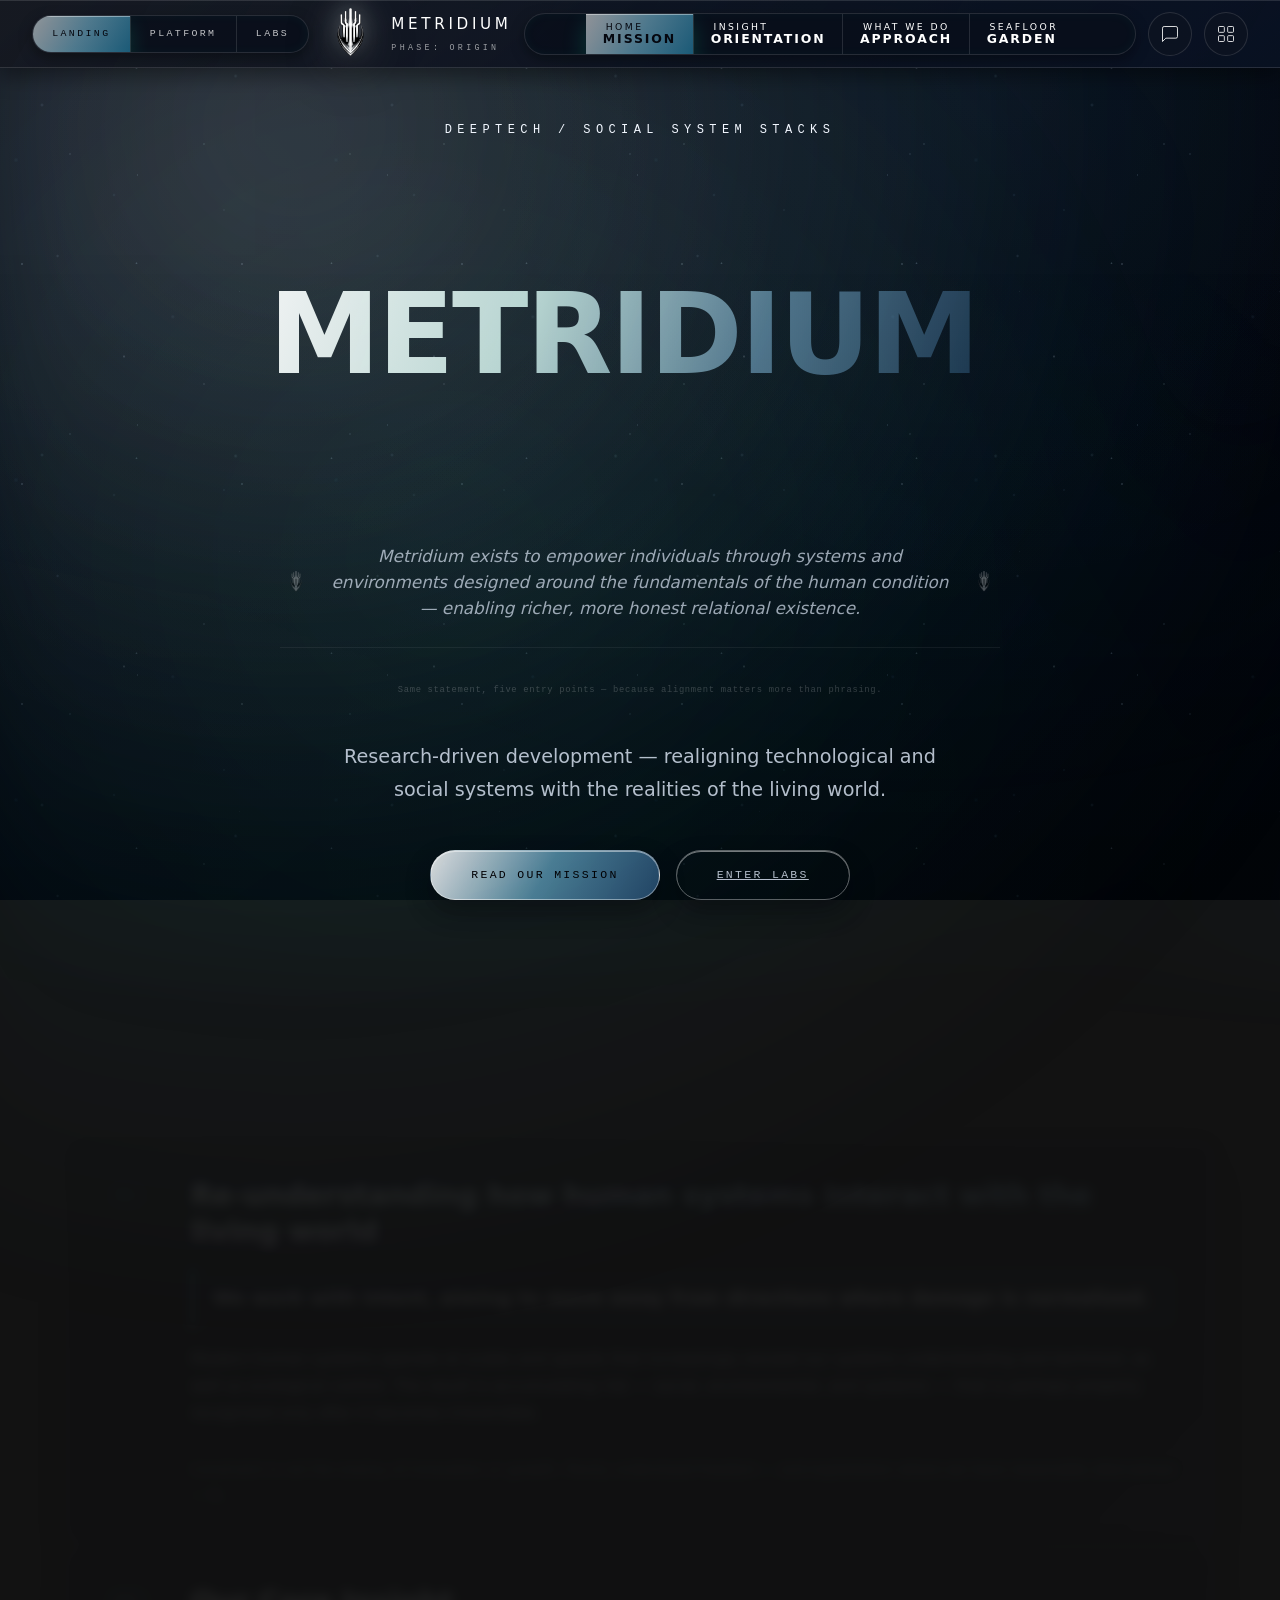
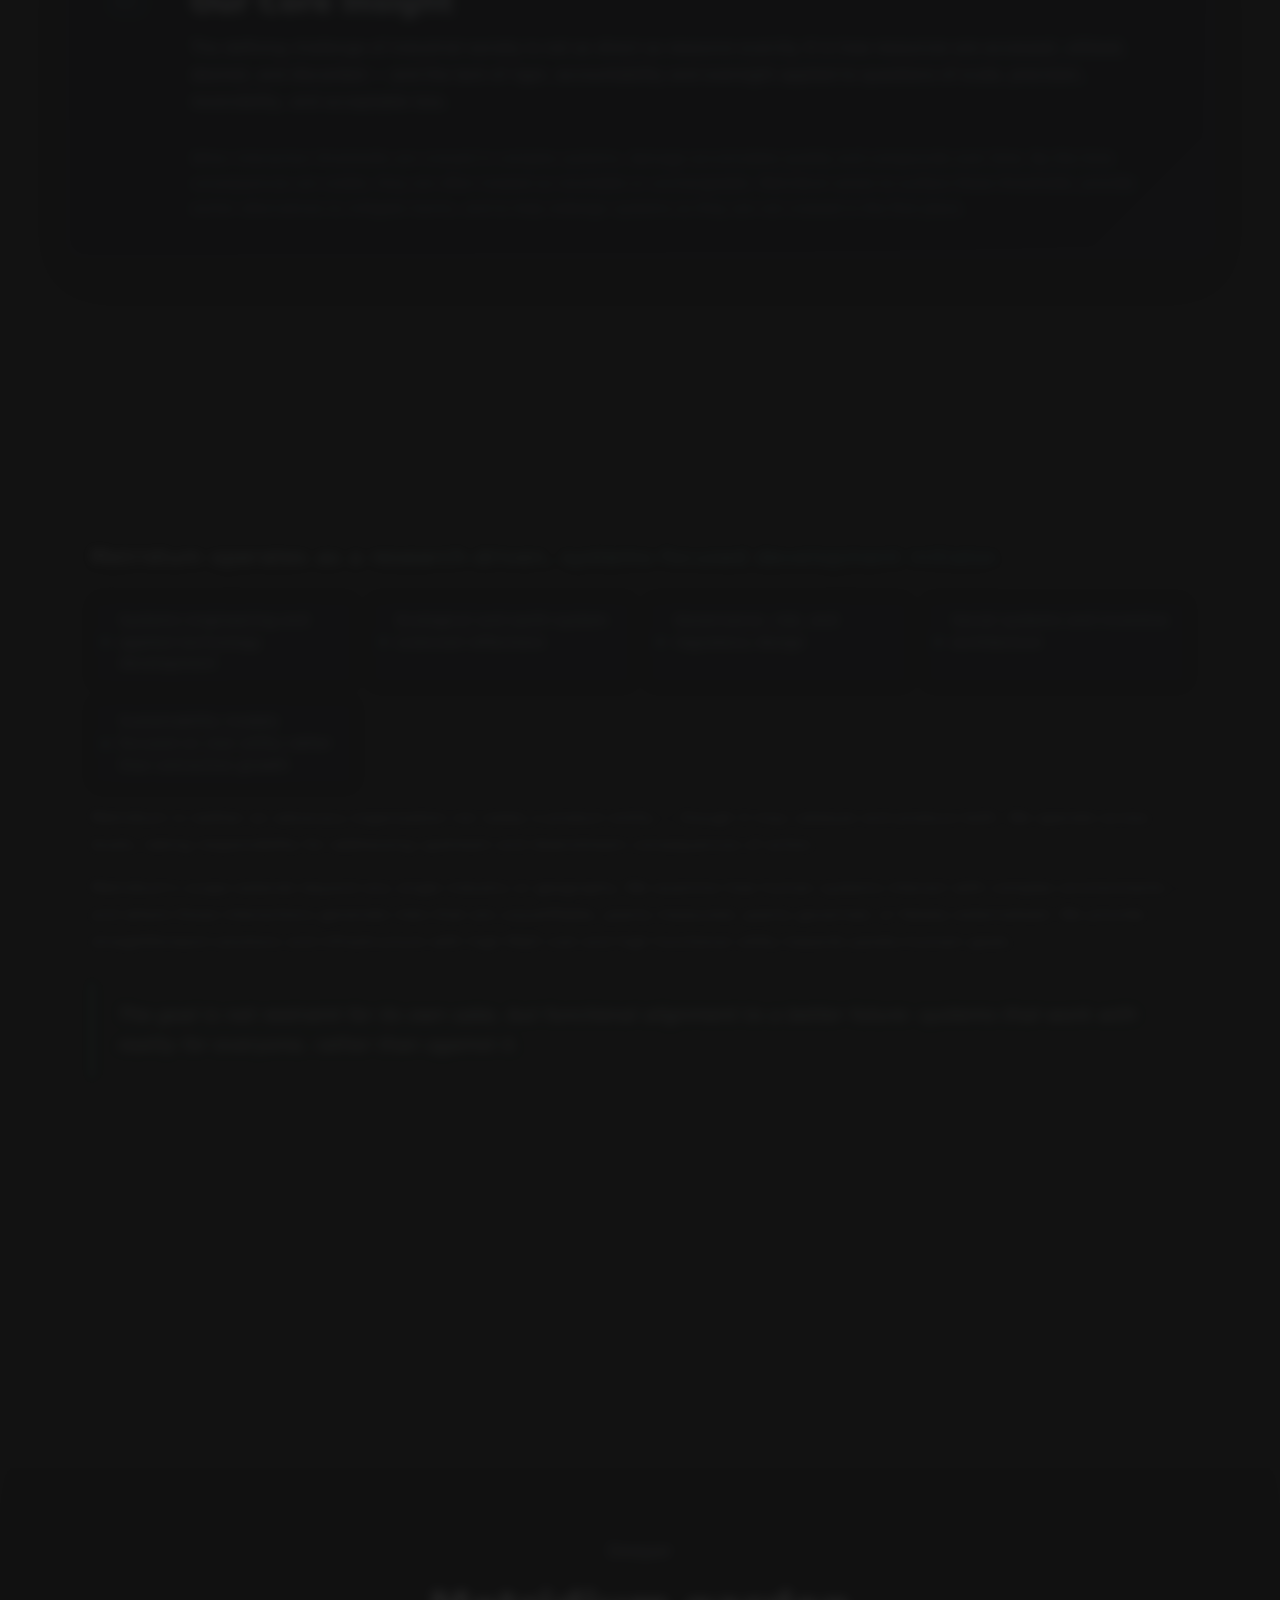
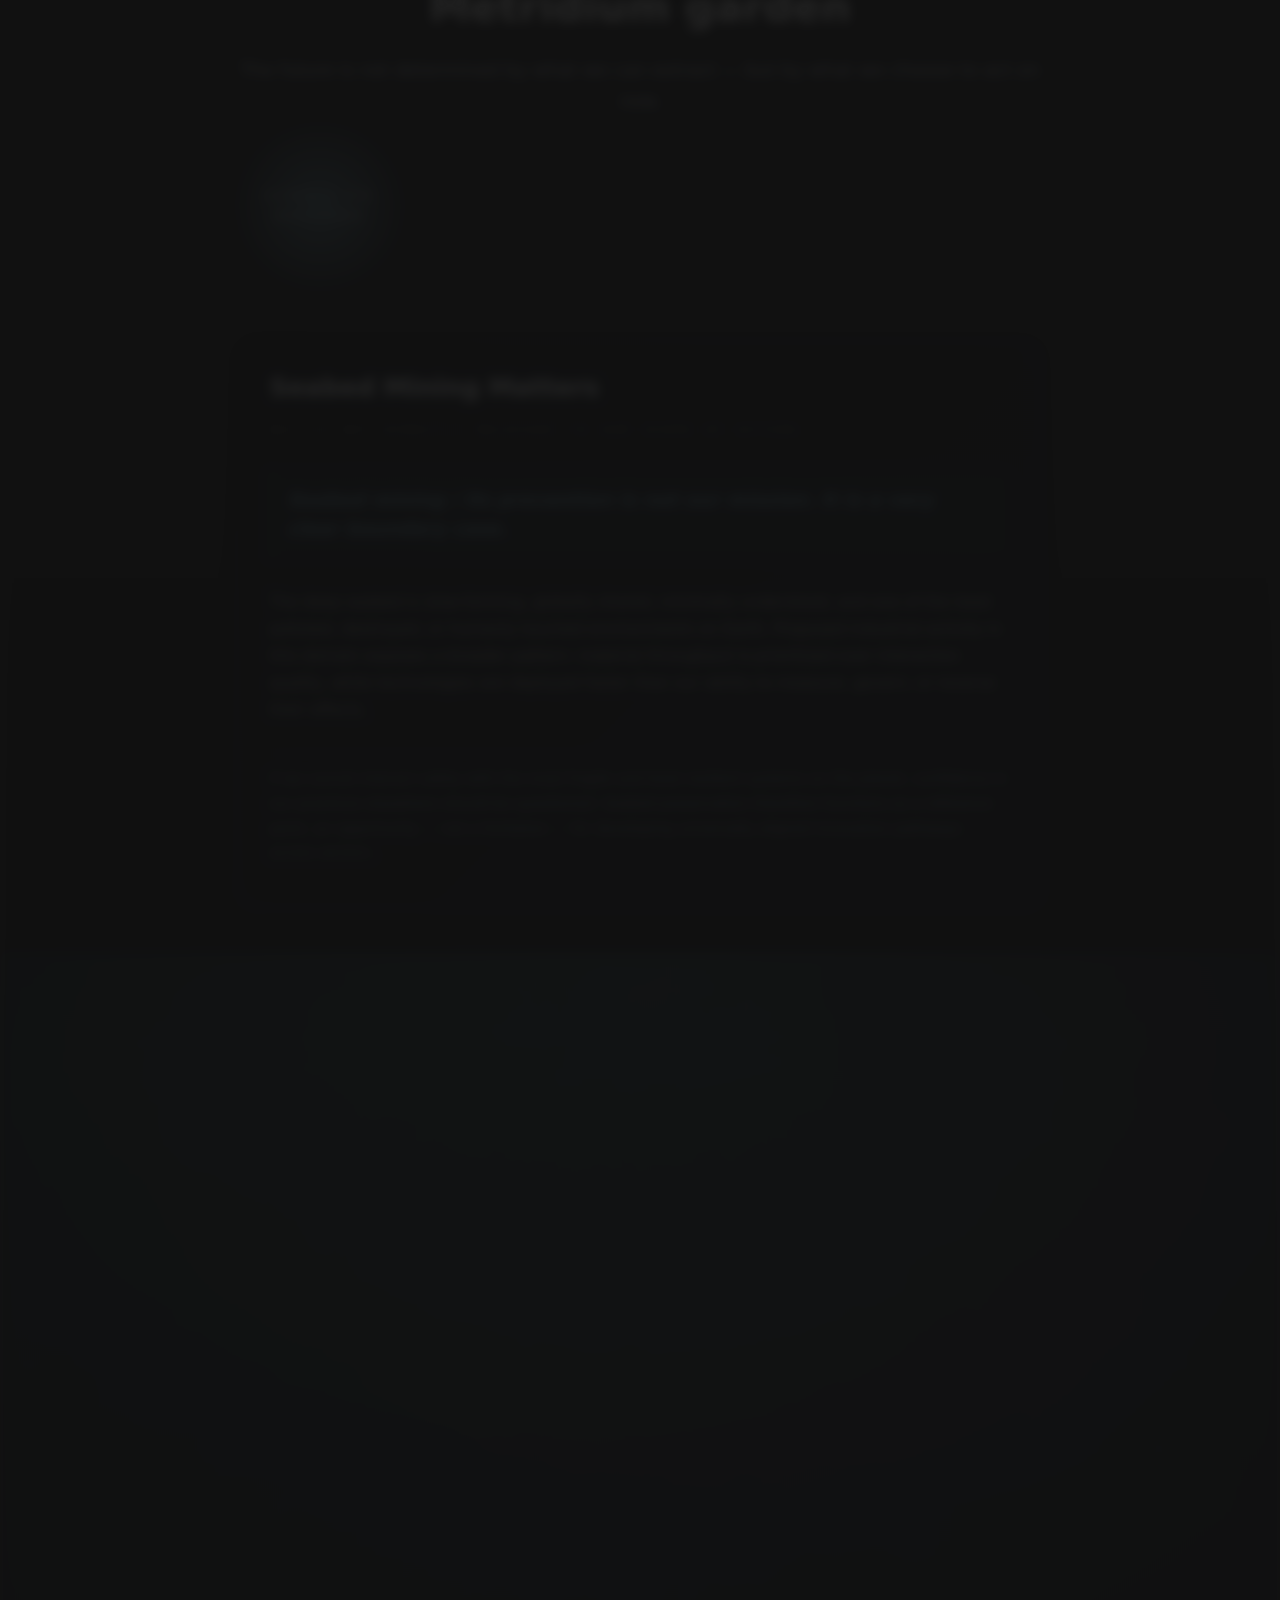
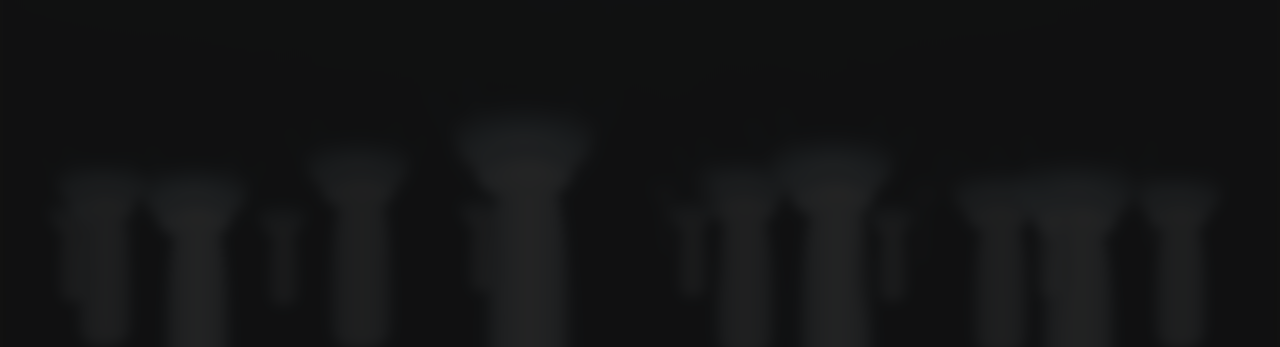
<file: index.html>
<!DOCTYPE html>
<html lang="en">
<head>
    <meta charset="UTF-8">
    <meta name="viewport" content="width=device-width, initial-scale=1.0">
    <meta http-equiv="Content-Security-Policy" content="default-src 'self'; script-src 'self' 'unsafe-inline'; style-src 'self' https://fonts.googleapis.com 'unsafe-inline'; font-src 'self' https://fonts.gstatic.com; img-src 'self' data:; object-src 'self'; frame-src 'self'; connect-src 'self'; base-uri 'self'; form-action 'self'">
    <meta http-equiv="X-Content-Type-Options" content="nosniff">
    <meta name="referrer" content="strict-origin-when-cross-origin">
    <meta http-equiv="Permissions-Policy" content="camera=(), microphone=(), geolocation=()">
    <title>METRIDIUM-Lander</title>
    <meta name="description" content="Metridium — research-driven development realigning technological and social systems with the realities of the living world.">
    <meta property="og:title" content="METRIDIUM">
    <meta property="og:description" content="Research-driven development realigning technological and social systems with the realities of the living world.">
    <meta property="og:type" content="website">
    <meta property="og:image" content="/assets/crispclearMetridiumlogo-256.png">
    <link rel="icon" type="image/png" sizes="512x512" href="/assets/crispclearMetridiumlogo-256.png">
    <link rel="apple-touch-icon" href="/assets/crispclearMetridiumlogo-256.png">
    <link rel="preconnect" href="https://fonts.googleapis.com">
    <link rel="preconnect" href="https://fonts.gstatic.com" crossorigin>
    <link href="https://fonts.googleapis.com/css2?family=Space+Mono:wght@400;700&family=Syne:wght@400;500;600;700;800&display=swap" rel="stylesheet">
    <link rel="stylesheet" href="/css/tokens.css">
    <link rel="stylesheet" href="/css/base.css">
    <link rel="stylesheet" href="/css/marine-snow.css">
    <link rel="stylesheet" href="/css/loader.css">
    <link rel="stylesheet" href="/css/nav.css">
    <link rel="stylesheet" href="/css/hud.css">
    <link rel="stylesheet" href="/css/hero.css">
    <link rel="stylesheet" href="/css/cards.css">
    <link rel="stylesheet" href="/css/seafloor.css">
    <link rel="stylesheet" href="/css/cursor.css">
    <link rel="stylesheet" href="/css/interactions.css">
    <link rel="stylesheet" href="/css/contact-hud.css">
    <link rel="stylesheet" href="/css/responsive.css">
    <script>
        try {
            if (window.top !== window.self) {
                window.top.location = window.self.location;
            }
        } catch (e) {
            window.self.location = window.self.location;
        }
    </script>
</head>
<body data-default-view="landing">

    <!-- Anemone SVG definitions loaded from /svg/anemones.svg -->
    <svg xmlns="http://www.w3.org/2000/svg" style="position:absolute;width:0;height:0;" aria-hidden="true">
  <defs>
    <filter id="volumetricGlow" x="-40%" y="-40%" width="180%" height="180%">
      <feGaussianBlur stdDeviation="2.5" result="blur1"/>
      <feGaussianBlur stdDeviation="5" result="blur2"/>
      <feMerge>
        <feMergeNode in="blur2"/>
        <feMergeNode in="blur1"/>
        <feMergeNode in="SourceGraphic"/>
      </feMerge>
    </filter>

    <filter id="subsurface" x="-20%" y="-20%" width="140%" height="140%">
      <feGaussianBlur stdDeviation="1.5" result="blur"/>
      <feColorMatrix type="matrix" values="1 0 0 0 0.03
                                        0 1 0 0 0.06
                                        0 0 1 0 0.08
                                        0 0 0 0.85 0" result="tinted"/>
      <feComposite in="SourceGraphic" in2="tinted" operator="over"/>
    </filter>

    <linearGradient id="columnGrad" x1="0%" y1="0%" x2="100%" y2="0%">
      <stop offset="0%" stop-color="#4a5a68" stop-opacity="0.45"/>
      <stop offset="12%" stop-color="#98a8b8"/>
      <stop offset="30%" stop-color="#c8d5e0"/>
      <stop offset="50%" stop-color="#f0f5f8"/>
      <stop offset="70%" stop-color="#d0dce5"/>
      <stop offset="88%" stop-color="#a0b0c0"/>
      <stop offset="100%" stop-color="#556570" stop-opacity="0.4"/>
    </linearGradient>

    <linearGradient id="columnHighlight" x1="0%" y1="0%" x2="100%" y2="0%">
      <stop offset="0%" stop-color="#ffffff" stop-opacity="0"/>
      <stop offset="25%" stop-color="#ffffff" stop-opacity="0.18"/>
      <stop offset="50%" stop-color="#ffffff" stop-opacity="0.32"/>
      <stop offset="75%" stop-color="#ffffff" stop-opacity="0.12"/>
      <stop offset="100%" stop-color="#ffffff" stop-opacity="0"/>
    </linearGradient>

    <linearGradient id="columnShadow" x1="0%" y1="0%" x2="100%" y2="0%">
      <stop offset="0%" stop-color="#1a2530" stop-opacity="0.5"/>
      <stop offset="18%" stop-color="#1a2530" stop-opacity="0"/>
      <stop offset="82%" stop-color="#1a2530" stop-opacity="0"/>
      <stop offset="100%" stop-color="#1a2530" stop-opacity="0.4"/>
    </linearGradient>

    <radialGradient id="pedalDisc" cx="50%" cy="30%" r="70%">
      <stop offset="0%" stop-color="#d0dce5" stop-opacity="0.9"/>
      <stop offset="40%" stop-color="#a0b0c0" stop-opacity="0.7"/>
      <stop offset="70%" stop-color="#606a72" stop-opacity="0.5"/>
      <stop offset="100%" stop-color="#303538" stop-opacity="0"/>
    </radialGradient>

    <radialGradient id="capGrad" cx="50%" cy="75%" r="65%" fx="58%" fy="38%">
      <stop offset="0%" stop-color="#ffffff"/>
      <stop offset="22%" stop-color="#f5f8fa"/>
      <stop offset="48%" stop-color="#dae5ed"/>
      <stop offset="72%" stop-color="#b5c8d8"/>
      <stop offset="100%" stop-color="#8aa0b5" stop-opacity="0.55"/>
    </radialGradient>

    <radialGradient id="capRim" cx="50%" cy="100%" r="80%">
      <stop offset="0%" stop-color="#ffffff" stop-opacity="0"/>
      <stop offset="55%" stop-color="#ffffff" stop-opacity="0"/>
      <stop offset="82%" stop-color="#c0d8e8" stop-opacity="0.25"/>
      <stop offset="100%" stop-color="#a0c0d8" stop-opacity="0.12"/>
    </radialGradient>

    <radialGradient id="tentacleGrad" cx="50%" cy="100%" r="85%">
      <stop offset="0%" stop-color="#f8fafc" stop-opacity="0.97"/>
      <stop offset="22%" stop-color="#f0f5f8" stop-opacity="0.78"/>
      <stop offset="48%" stop-color="#dce8f0" stop-opacity="0.48"/>
      <stop offset="72%" stop-color="#c0d4e2" stop-opacity="0.22"/>
      <stop offset="100%" stop-color="#a0c0d5" stop-opacity="0"/>
    </radialGradient>

    <radialGradient id="tentacleInner" cx="50%" cy="100%" r="58%">
      <stop offset="0%" stop-color="#ffffff" stop-opacity="0.95"/>
      <stop offset="35%" stop-color="#f5f8fa" stop-opacity="0.55"/>
      <stop offset="100%" stop-color="#e8f0f5" stop-opacity="0"/>
    </radialGradient>

    <linearGradient id="filamentGrad" x1="50%" y1="100%" x2="50%" y2="0%">
      <stop offset="0%" stop-color="#f8fafc" stop-opacity="0.94"/>
      <stop offset="35%" stop-color="#e8f2f8" stop-opacity="0.55"/>
      <stop offset="68%" stop-color="#d0e0eb" stop-opacity="0.25"/>
      <stop offset="100%" stop-color="#b8d0e0" stop-opacity="0"/>
    </linearGradient>

    <radialGradient id="akrorhagiHalo" cx="50%" cy="45%" r="65%">
      <stop offset="0%" stop-color="#f0fbff" stop-opacity="0.9"/>
      <stop offset="40%" stop-color="#9edbfd" stop-opacity="0.45"/>
      <stop offset="70%" stop-color="#4ac2ff" stop-opacity="0.18"/>
      <stop offset="100%" stop-color="#1a3a56" stop-opacity="0"/>
    </radialGradient>

    <linearGradient id="akrorhagiFilament" x1="0%" y1="100%" x2="100%" y2="0%">
      <stop offset="0%" stop-color="#e8ffff" stop-opacity="0"/>
      <stop offset="30%" stop-color="#aee8ff" stop-opacity="0.7"/>
      <stop offset="55%" stop-color="#76fdd9" stop-opacity="0.85"/>
      <stop offset="100%" stop-color="#ffffff" stop-opacity="0.1"/>
    </linearGradient>

    <radialGradient id="ambientGlow" cx="50%" cy="35%" r="55%">
      <stop offset="0%" stop-color="#6090b8" stop-opacity="0.1"/>
      <stop offset="45%" stop-color="#4878a0" stop-opacity="0.04"/>
      <stop offset="100%" stop-color="#306080" stop-opacity="0"/>
    </radialGradient>

    <linearGradient id="rockDark" x1="0%" y1="0%" x2="0%" y2="100%">
      <stop offset="0%" stop-color="#18140f"/>
      <stop offset="50%" stop-color="#0e0b08"/>
      <stop offset="100%" stop-color="#060504"/>
    </linearGradient>

    <linearGradient id="rockMid" x1="0%" y1="0%" x2="0%" y2="100%">
      <stop offset="0%" stop-color="#1e1915"/>
      <stop offset="60%" stop-color="#12100c"/>
      <stop offset="100%" stop-color="#080706"/>
    </linearGradient>

    <linearGradient id="rockLight" x1="0%" y1="0%" x2="100%" y2="100%">
      <stop offset="0%" stop-color="#252018"/>
      <stop offset="100%" stop-color="#100e0a"/>
    </linearGradient>

    <linearGradient id="ridgeSheen" x1="0%" y1="0%" x2="0%" y2="100%">
      <stop offset="0%" stop-color="#3a3127" stop-opacity="0.6"/>
      <stop offset="65%" stop-color="#1a1410" stop-opacity="0.2"/>
      <stop offset="100%" stop-color="#070504" stop-opacity="0"/>
    </linearGradient>

    <radialGradient id="rockHighlight" cx="35%" cy="25%" r="50%">
      <stop offset="0%" stop-color="#3a3228" stop-opacity="0.4"/>
      <stop offset="100%" stop-color="#1a1610" stop-opacity="0"/>
    </radialGradient>

    <linearGradient id="sediment" x1="0%" y1="0%" x2="0%" y2="100%">
      <stop offset="0%" stop-color="transparent"/>
      <stop offset="30%" stop-color="#0a0908" stop-opacity="0.6"/>
      <stop offset="60%" stop-color="#080706" stop-opacity="0.85"/>
      <stop offset="100%" stop-color="#050404"/>
    </linearGradient>

    <linearGradient id="crevice" x1="50%" y1="0%" x2="50%" y2="100%">
      <stop offset="0%" stop-color="#020202"/>
      <stop offset="100%" stop-color="#000000"/>
    </linearGradient>

    <g id="anemoneSimple">
      <ellipse cx="50" cy="35" rx="35" ry="25" fill="url(#tentacleGrad)" opacity="0.7"/>
      <ellipse cx="50" cy="55" rx="20" ry="12" fill="url(#capGrad)"/>
      <path d="M42,63 Q40,110 43,175 L57,175 Q60,110 58,63 Z" fill="url(#columnGrad)"/>
      <ellipse cx="50" cy="176" rx="12" ry="4" fill="url(#pedalDisc)"/>
    </g>

    <g id="anemoneMedium">
      <g class="tentacles">
        <ellipse cx="50" cy="32" rx="40" ry="28" fill="url(#tentacleGrad)" opacity="0.85"/>
        <ellipse cx="50" cy="36" rx="30" ry="20" fill="url(#tentacleInner)" opacity="0.4"/>
        <g stroke="url(#filamentGrad)" stroke-width="0.6" fill="none" opacity="0.65" stroke-linecap="round">
          <path d="M50,58 Q22,30 12,5"/>
          <path d="M50,58 Q38,22 32,-2"/>
          <path d="M50,58 Q50,18 50,-8"/>
          <path d="M50,58 Q62,22 68,-2"/>
          <path d="M50,58 Q78,30 88,5"/>
        </g>
      </g>
      <ellipse cx="50" cy="55" rx="26" ry="16" fill="url(#capGrad)"/>
      <ellipse cx="50" cy="55" rx="26" ry="16" fill="url(#capRim)"/>
      <path d="M39,67 Q35,112 39,172 L61,172 Q65,112 61,67 Z" fill="url(#columnGrad)"/>
      <path d="M39,67 Q35,112 39,172 L61,172 Q65,112 61,67 Z" fill="url(#columnHighlight)" opacity="0.4"/>
      <ellipse cx="50" cy="174" rx="15" ry="5" fill="url(#pedalDisc)"/>
    </g>

    <g id="anemoneHero">
      <g class="tentacles">
        <ellipse cx="60" cy="26" rx="50" ry="34" fill="url(#tentacleGrad)" opacity="0.9" filter="url(#volumetricGlow)"/>
        <ellipse cx="60" cy="30" rx="38" ry="26" fill="url(#tentacleInner)" opacity="0.52"/>
        <g stroke="url(#filamentGrad)" stroke-width="0.72" fill="none" opacity="0.78" stroke-linecap="round">
          <path d="M60,58 Q12,26 -4,-6"/>
          <path d="M60,58 Q30,15 18,-18"/>
          <path d="M60,58 Q60,10 60,-20"/>
          <path d="M60,58 Q90,15 102,-18"/>
          <path d="M60,58 Q108,26 124,-6"/>
        </g>
        <g class="akrorhagi">
          <ellipse cx="60" cy="34" rx="46" ry="20" fill="url(#akrorhagiHalo)" opacity="0.55"/>
          <g class="akrorhagi-filaments" stroke="url(#akrorhagiFilament)" stroke-width="0.55" fill="none" stroke-linecap="round" opacity="0.8">
            <path d="M10,30 Q-2,14 -6,-4"/>
            <path d="M30,30 Q24,10 20,-12"/>
            <path d="M60,30 Q60,6 60,-16"/>
            <path d="M90,30 Q96,10 100,-12"/>
            <path d="M110,30 Q122,14 126,-4"/>
          </g>
        </g>
      </g>
      <ellipse cx="60" cy="54" rx="34" ry="20" fill="url(#capGrad)" filter="url(#subsurface)"/>
      <ellipse cx="60" cy="54" rx="34" ry="20" fill="url(#capRim)"/>
      <path d="M42,68 Q34,106 32,142 Q30,178 36,194 Q40,202 54,204 L72,204 Q86,202 90,194 Q96,178 94,142 Q92,106 84,68 Z" fill="url(#columnGrad)"/>
      <path d="M42,68 Q34,106 32,142 Q30,178 36,194 Q40,202 54,204 L72,204 Q86,202 90,194 Q96,178 94,142 Q92,106 84,68 Z" fill="url(#columnHighlight)" opacity="0.52"/>
      <path d="M42,68 Q34,106 32,142 Q30,178 36,194 Q40,202 54,204 L72,204 Q86,202 90,194 Q96,178 94,142 Q92,106 84,68 Z" fill="url(#columnShadow)" opacity="0.34"/>
      <ellipse cx="62" cy="206" rx="22" ry="7" fill="url(#pedalDisc)"/>
    </g>
  </defs>
</svg>

    <div class="marine-snow" aria-hidden="true"></div>
    <div class="marine-snow-deep" aria-hidden="true"></div>
    <div class="marine-caustics" aria-hidden="true"></div>
    <div class="marine-depth-gradient" aria-hidden="true"></div>
    <div class="marine-organic-drift" aria-hidden="true"></div>
    <canvas class="glow-canvas" id="glowCanvas" aria-hidden="true"></canvas>
    <canvas class="cursor-canvas" id="cursorCanvas" aria-hidden="true"></canvas>

    <!-- Loader -->
    <div class="loader" id="loader" role="status" aria-live="polite">
        <div class="loader-glyph">
            <span class="loader-ring"></span>
            <span class="loader-dot"></span>
        </div>
        <p class="loader-text">Initializing DePtH OS</p>
    </div>

    <!-- Navigation HUD -->
    <div class="hud-overlay" id="cmdPalette" aria-hidden="true">
        <div class="hud-panel">
            <header class="hud-header">
                <div class="hud-brand">
                    <span class="hud-title">METRIDIUM</span>
                    <span class="hud-subtitle">Navigation &middot; Systems</span>
                </div>
                <div class="hud-header-controls">
                    <span class="hud-shortcut"><kbd>Esc</kbd></span>
                    <button class="hud-close" aria-label="Close">&times;</button>
                </div>
            </header>

            <div class="hud-body">
                <div class="hud-search">
                    <svg viewBox="0 0 24 24" class="hud-search-icon" aria-hidden="true"><circle cx="11" cy="11" r="8"/><path d="M21 21l-4.35-4.35"/></svg>
                    <input id="cmdInput" class="hud-search-input" type="text" placeholder="Search or jump…" aria-label="Search">
                </div>

                <section class="hud-section">
                    <h4 class="hud-section-label">Site Map</h4>
                    <div id="cmdList" class="hud-nav-grid">
                        <a class="hud-nav-card hud-nav-card--current" href="/" data-action="0">
                            <span class="hud-nav-marker">01</span>
                            <span class="hud-nav-title">Landing</span>
                            <span class="hud-nav-desc">Mission &amp; orientation</span>
                        </a>
                        <a class="hud-nav-card" href="/labs" data-link="/labs">
                            <span class="hud-nav-marker">02</span>
                            <span class="hud-nav-title">Labs</span>
                            <span class="hud-nav-desc">Research &amp; initiatives</span>
                        </a>
                        <a class="hud-nav-card" href="/platform" data-link="/platform">
                            <span class="hud-nav-marker">03</span>
                            <span class="hud-nav-title">Platform</span>
                            <span class="hud-nav-desc">Infrastructure access</span>
                        </a>
                        <button class="hud-nav-card hud-nav-card--action" id="hudContactBtn" type="button">
                            <span class="hud-nav-marker">&bull;</span>
                            <span class="hud-nav-title">Contact</span>
                            <span class="hud-nav-desc">Send a message</span>
                        </button>
                    </div>
                </section>

                <section class="hud-section">
                    <h4 class="hud-section-label">Landing Scenes</h4>
                    <div class="hud-scene-list" id="hudSceneList">
                        <button class="hud-scene-btn cmd-result" data-action="0"><span>Home</span><p>Mission statement</p></button>
                        <button class="hud-scene-btn cmd-result" data-action="1"><span>Mission</span><p>Core insight</p></button>
                        <button class="hud-scene-btn cmd-result" data-action="2"><span>What We Do</span><p>Approach</p></button>
                        <button class="hud-scene-btn cmd-result" data-action="3"><span>Seafloor</span><p>Metridium garden</p></button>
                    </div>
                </section>
            </div>

            <footer class="hud-footer">
                <span class="hud-footer-status"><span class="hud-status-dot"></span> Systems nominal</span>
                <span class="hud-footer-keys"><kbd>&uarr;</kbd><kbd>&darr;</kbd> Navigate &middot; <kbd>Enter</kbd> Jump</span>
            </footer>
        </div>
    </div>

    <!-- UI chrome -->
    <header class="top-bar">
        <div class="view-toggle" role="group" aria-label="Experience toggle" data-default-view="landing">
            <button type="button" class="view-toggle__btn is-active" data-view="landing">
                Landing
            </button>
            <span class="view-toggle__divider" aria-hidden="true"></span>
            <button type="button" class="view-toggle__btn" data-view="platform" data-link="/platform">
                Platform
            </button>
            <span class="view-toggle__divider" aria-hidden="true"></span>
            <button type="button" class="view-toggle__btn view-toggle__btn--labs" data-view="labs" data-link="/labs">
                Labs
            </button>
        </div>
        <a class="logo" href="#">
            <img src="/assets/crispclearMetridiumlogo-256.png" alt="Metridium crest" class="logo-emblem" width="78" height="86" loading="eager" decoding="async">
            <div class="logo-type">
                <span class="logo-mark">METRIDIUM</span>
                <span class="logo-subtitle">phase: origin</span>
            </div>
        </a>

        <nav class="scene-nav scene-nav--landing scene-nav__landing" aria-label="Landing navigation">
            <button class="scene-pill active" data-scene="0" data-label="01">
                <span>Home</span>
                <strong>Mission</strong>
            </button>
            <button class="scene-pill" data-scene="1" data-label="02">
                <span>Insight</span>
                <strong>Orientation</strong>
            </button>
            <button class="scene-pill" data-scene="2" data-label="03">
                <span>What We Do</span>
                <strong>Approach</strong>
            </button>
            <button class="scene-pill" data-scene="3" data-label="04">
                <span>Seafloor</span>
                <strong>Garden</strong>
            </button>
        </nav>

        <div class="controls">
            <button class="control-btn mobile-contact-btn" id="mobileContactBtn" data-cursor="SEND" aria-label="Contact">
                <svg viewBox="0 0 24 24"><path d="M21 15a2 2 0 0 1-2 2H7l-4 4V5a2 2 0 0 1 2-2h14a2 2 0 0 1 2 2z"/></svg>
            </button>
            <button class="control-btn" id="contactToggle" data-cursor="SEND" aria-label="Contact">
                <svg viewBox="0 0 24 24"><path d="M21 15a2 2 0 0 1-2 2H7l-4 4V5a2 2 0 0 1 2-2h14a2 2 0 0 1 2 2z"/></svg>
            </button>
            <button class="control-btn" id="cmdToggle" data-cursor="COMMAND" aria-label="Navigation HUD">
                <svg viewBox="0 0 24 24"><rect x="3" y="3" width="7" height="7" rx="1"/><rect x="14" y="3" width="7" height="7" rx="1"/><rect x="3" y="14" width="7" height="7" rx="1"/><rect x="14" y="14" width="7" height="7" rx="1"/></svg>
            </button>
            <button class="mobile-nav-toggle" id="mobileNavToggle" aria-label="Menu">
                <svg viewBox="0 0 24 24" width="20" height="20"><rect x="3" y="3" width="18" height="2.5" rx="1"/><rect x="3" y="10.5" width="18" height="2.5" rx="1"/><rect x="3" y="18" width="18" height="2.5" rx="1"/></svg>
            </button>
        </div>
    </header>

    <nav class="mobile-page-nav" aria-label="Page navigation">
        <a class="mobile-page-nav__link is-active" href="/">Landing</a>
        <a class="mobile-page-nav__link" href="/labs">Labs</a>
        <a class="mobile-page-nav__link" href="/platform">Platform</a>
    </nav>

    <!-- Scenes -->
    <main class="scene-stack">
        <section class="scene scene--hero active" data-scene="0">
            <p class="eyebrow" data-content="hero.eyebrow"></p>
            <h1 id="heroTitle" aria-live="polite" data-hero-title></h1>
            <p class="lede" data-content="hero.lede"></p>
            <div class="hero-actions" id="heroActions" data-hero-actions></div>
        </section>

        <section class="scene scene--mission" data-scene="1">
            <div class="mission-sections" id="missionSections"></div>
        </section>

        <section class="scene scene--about" data-scene="2">
            <div class="about-copy" id="aboutCopy"></div>
        </section>

        <section class="scene scene--seafloor" data-scene="3">
            <div class="abyss-intro">
                <div class="abyss-text">
                    <p class="eyebrow" data-content="seafloor.eyebrow">Deeper</p>
                    <h3 data-content="seafloor.title">Metridium garden</h3>
                    <p data-content="seafloor.body"></p>
                </div>
                <div class="abyss-halo">
                    <span>Scroll to descend</span>
                </div>
            </div>
            <div class="seabed-mining-block" id="seabedMining"></div>
            <div class="seafloor-visual" aria-hidden="true">
                <div class="ocean">
                    <div class="light-shafts"></div>
                    <div class="particles particles--slow"></div>
                    <div class="particles particles--fast"></div>
                    <div class="depth-haze"></div>

                    <div class="anemone-field">
                        <div class="anemone-belt anemone-belt--rear">
                            <div class="anemone" style="--x: 6%; --w: 32px; --h: 60px; --delay: 2.1s; --sway-duration: 14s; --depth-filter: blur(3.4px); --opacity: 0.1; --bottom: 22%; --base-opacity: 0.18;"><svg viewBox="0 0 100 180"><use href="#anemoneSimple"/></svg></div>
                            <div class="anemone" style="--x: 18%; --w: 34px; --h: 63px; --delay: 0.6s; --sway-duration: 13s; --depth-filter: blur(3.2px); --opacity: 0.11; --bottom: 21%; --base-opacity: 0.18;"><svg viewBox="0 0 100 180"><use href="#anemoneSimple"/></svg></div>
                            <div class="anemone" style="--x: 36%; --w: 30px; --h: 56px; --delay: 3.8s; --sway-duration: 15s; --depth-filter: blur(3.6px); --opacity: 0.1; --bottom: 23%; --base-opacity: 0.16;"><svg viewBox="0 0 100 180"><use href="#anemoneSimple"/></svg></div>
                            <div class="anemone" style="--x: 56%; --w: 34px; --h: 64px; --delay: 1.2s; --sway-duration: 13s; --depth-filter: blur(3.2px); --opacity: 0.11; --bottom: 21%; --base-opacity: 0.18;"><svg viewBox="0 0 100 180"><use href="#anemoneSimple"/></svg></div>
                            <div class="anemone" style="--x: 74%; --w: 32px; --h: 60px; --delay: 4.4s; --sway-duration: 14s; --depth-filter: blur(3.4px); --opacity: 0.1; --bottom: 22%; --base-opacity: 0.18;"><svg viewBox="0 0 100 180"><use href="#anemoneSimple"/></svg></div>
                            <div class="anemone" style="--x: 90%; --w: 30px; --h: 56px; --delay: 2.6s; --sway-duration: 15s; --depth-filter: blur(3.6px); --opacity: 0.1; --bottom: 24%; --base-opacity: 0.16;"><svg viewBox="0 0 100 180"><use href="#anemoneSimple"/></svg></div>
                        </div>

                        <div class="anemone-belt anemone-belt--mid">
                            <div class="anemone" style="--x: 10%; --w: 48px; --h: 92px; --delay: 0.8s; --sway-duration: 11.5s; --depth-filter: blur(2.2px); --opacity: 0.22; --bottom: 16%; --base-opacity: 0.22;"><svg viewBox="0 0 100 180"><use href="#anemoneMedium"/></svg></div>
                            <div class="anemone" style="--x: 30%; --w: 54px; --h: 100px; --delay: 3.1s; --sway-duration: 11s; --depth-filter: blur(2px); --opacity: 0.24; --bottom: 15%; --base-opacity: 0.24;"><svg viewBox="0 0 100 180"><use href="#anemoneMedium"/></svg></div>
                            <div class="anemone" style="--x: 52%; --w: 50px; --h: 96px; --delay: 1.5s; --sway-duration: 12s; --depth-filter: blur(2.2px); --opacity: 0.23; --bottom: 15%; --base-opacity: 0.23;"><svg viewBox="0 0 100 180"><use href="#anemoneMedium"/></svg></div>
                            <div class="anemone" style="--x: 72%; --w: 56px; --h: 104px; --delay: 4.5s; --sway-duration: 11s; --depth-filter: blur(2px); --opacity: 0.25; --bottom: 14%; --base-opacity: 0.25;"><svg viewBox="0 0 100 180"><use href="#anemoneMedium"/></svg></div>
                            <div class="anemone" style="--x: 90%; --w: 48px; --h: 92px; --delay: 2.6s; --sway-duration: 12s; --depth-filter: blur(2.2px); --opacity: 0.22; --bottom: 16%; --base-opacity: 0.22;"><svg viewBox="0 0 100 180"><use href="#anemoneMedium"/></svg></div>
                        </div>

                        <div class="anemone-belt anemone-belt--hero">
                            <div class="anemone" style="--x: 16%; --w: 150px; --h: 270px; --delay: 0s; --sway-duration: 9.5s; --opacity: 0.98; --bottom: -3%; --base-opacity: 0.5;">
                                <svg viewBox="0 0 140 220"><use href="#anemoneHero"/></svg>
                            </div>
                            <div class="anemone" style="--x: 42%; --w: 195px; --h: 340px; --delay: 1s; --sway-duration: 10s; --opacity: 1; --bottom: -4%; --base-opacity: 0.55;">
                                <svg viewBox="0 0 140 220"><use href="#anemoneHero"/></svg>
                            </div>
                            <div class="anemone" style="--x: 66%; --w: 170px; --h: 300px; --delay: 2.2s; --sway-duration: 9.2s; --opacity: 0.98; --bottom: -3%; --base-opacity: 0.52;">
                                <svg viewBox="0 0 140 220"><use href="#anemoneHero"/></svg>
                            </div>
                            <div class="anemone" style="--x: 84%; --w: 145px; --h: 260px; --delay: 0.4s; --sway-duration: 8.7s; --opacity: 0.94; --bottom: -2%; --base-opacity: 0.48;">
                                <svg viewBox="0 0 120 200"><use href="#anemoneHero"/></svg>
                            </div>
                        </div>

                        <div class="anemone-belt anemone-belt--accent">
                            <div class="anemone" style="--x: 8%; --w: 110px; --h: 210px; --delay: 1.6s; --sway-duration: 10.8s; --opacity: 0.88; --bottom: 4%; --base-opacity: 0.4;">
                                <svg viewBox="0 0 120 200"><use href="#anemoneHero"/></svg>
                            </div>
                            <div class="anemone" style="--x: 28%; --w: 125px; --h: 230px; --delay: 0.8s; --sway-duration: 10.2s; --opacity: 0.9; --bottom: 4%; --base-opacity: 0.42;">
                                <svg viewBox="0 0 120 200"><use href="#anemoneHero"/></svg>
                            </div>
                            <div class="anemone" style="--x: 58%; --w: 118px; --h: 220px; --delay: 2.4s; --sway-duration: 9.6s; --opacity: 0.92; --bottom: 3%; --base-opacity: 0.4;">
                                <svg viewBox="0 0 120 200"><use href="#anemoneHero"/></svg>
                            </div>
                            <div class="anemone" style="--x: 78%; --w: 110px; --h: 210px; --delay: 1.1s; --sway-duration: 9.8s; --opacity: 0.88; --bottom: 3%; --base-opacity: 0.38;">
                                <svg viewBox="0 0 120 200"><use href="#anemoneHero"/></svg>
                            </div>
                            <div class="anemone" style="--x: 92%; --w: 105px; --h: 195px; --delay: 2.9s; --sway-duration: 10.5s; --opacity: 0.9; --bottom: 4%; --base-opacity: 0.4;">
                                <svg viewBox="0 0 120 200"><use href="#anemoneHero"/></svg>
                            </div>
                        </div>

                        <div class="anemone-belt anemone-belt--micro">
                            <div class="anemone" style="--x: 6%; --w: 70px; --h: 150px; --delay: 1.1s; --sway-duration: 8.4s; --opacity: 0.76; --bottom: 7%; --base-opacity: 0.32;">
                                <svg viewBox="0 0 140 220"><use href="#anemoneHero"/></svg>
                            </div>
                            <div class="anemone" style="--x: 22%; --w: 60px; --h: 135px; --delay: 0.4s; --sway-duration: 9s; --opacity: 0.7; --bottom: 8%; --base-opacity: 0.3;">
                                <svg viewBox="0 0 120 200"><use href="#anemoneHero"/></svg>
                            </div>
                            <div class="anemone" style="--x: 38%; --w: 65px; --h: 145px; --delay: 2.3s; --sway-duration: 8.6s; --opacity: 0.74; --bottom: 8%; --base-opacity: 0.32;">
                                <svg viewBox="0 0 140 220"><use href="#anemoneHero"/></svg>
                            </div>
                            <div class="anemone anemone--solid" style="--x: 54%; --w: 58px; --h: 132px; --delay: 1.6s; --sway-duration: 8.8s; --opacity: 0.72; --bottom: 9%; --base-opacity: 0.28;">
                                <svg viewBox="0 0 120 200"><use href="#anemoneHero"/></svg>
                            </div>
                            <div class="anemone anemone--solid" style="--x: 70%; --w: 68px; --h: 148px; --delay: 0.9s; --sway-duration: 8.2s; --opacity: 0.75; --bottom: 7%; --base-opacity: 0.3;">
                                <svg viewBox="0 0 140 220"><use href="#anemoneHero"/></svg>
                            </div>
                            <div class="anemone" style="--x: 82%; --w: 64px; --h: 140px; --delay: 2.7s; --sway-duration: 9.1s; --opacity: 0.74; --bottom: 9%; --base-opacity: 0.28;">
                                <svg viewBox="0 0 120 200"><use href="#anemoneHero"/></svg>
                            </div>
                        </div>

                    </div>

                </div>
            </div>
        </section>
    </main>

    <script type="module" src="/js/main.js"></script>

    <!-- Netlify form detection (hidden, JS-injected form handles UX) -->
    <form name="contact" data-netlify="true" netlify-honeypot="bot-field" hidden aria-hidden="true">
        <input type="hidden" name="form-name" value="contact">
        <input type="text" name="name">
        <input type="email" name="email">
        <textarea name="message"></textarea>
        <input type="checkbox" name="mailing_list" value="yes">
    </form>
</body>
</html>
</file>
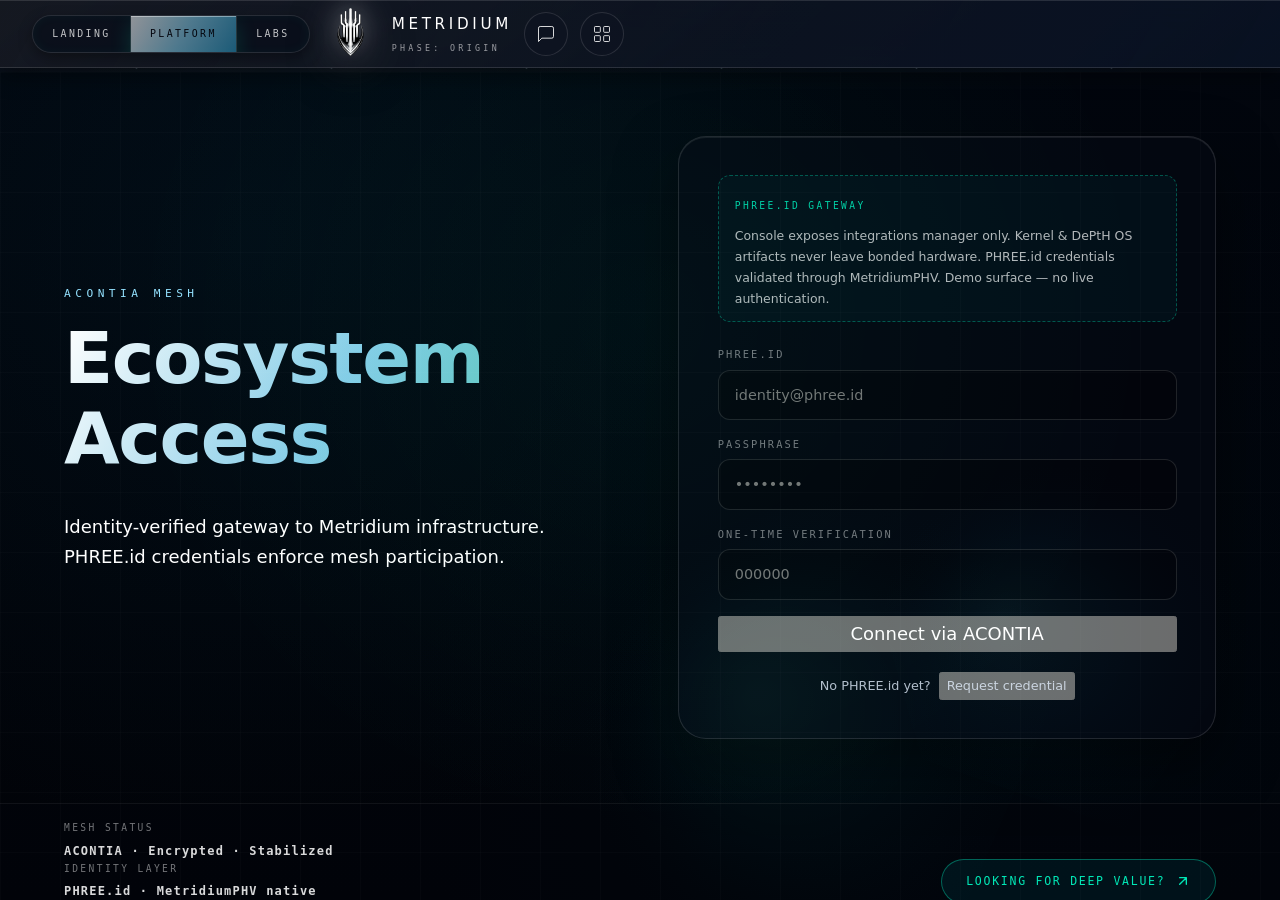
<file: platform.html>
<!DOCTYPE html>
<html lang="en">
<head>
    <meta charset="UTF-8">
    <meta name="viewport" content="width=device-width, initial-scale=1.0">
    <meta http-equiv="Content-Security-Policy" content="default-src 'self'; script-src 'self' 'unsafe-inline'; style-src 'self' https://fonts.googleapis.com 'unsafe-inline'; font-src 'self' https://fonts.gstatic.com; img-src 'self' data:; object-src 'self'; frame-src 'self'; connect-src 'self'; base-uri 'self'; form-action 'self'">
    <meta http-equiv="X-Content-Type-Options" content="nosniff">
    <meta name="referrer" content="strict-origin-when-cross-origin">
    <meta http-equiv="Permissions-Policy" content="camera=(), microphone=(), geolocation=()">
    <title>METRIDIUM-Platform</title>
    <meta name="description" content="Metridium — research-driven development realigning technological and social systems with the realities of the living world.">
    <link rel="icon" type="image/png" sizes="512x512" href="/assets/crispclearMetridiumlogo-256.png">
    <link rel="apple-touch-icon" href="/assets/crispclearMetridiumlogo-256.png">
    <link rel="preconnect" href="https://fonts.googleapis.com">
    <link rel="preconnect" href="https://fonts.gstatic.com" crossorigin>
    <link href="https://fonts.googleapis.com/css2?family=Space+Mono:wght@400;700&family=Syne:wght@400;500;600;700;800&display=swap" rel="stylesheet">
    <link rel="stylesheet" href="/css/tokens.css">
    <link rel="stylesheet" href="/css/base.css">
    <link rel="stylesheet" href="/css/marine-snow.css">
    <link rel="stylesheet" href="/css/loader.css">
    <link rel="stylesheet" href="/css/nav.css">
    <link rel="stylesheet" href="/css/hud.css">
    <link rel="stylesheet" href="/css/platform.css">
    <link rel="stylesheet" href="/css/cursor.css">
    <link rel="stylesheet" href="/css/interactions.css">
    <link rel="stylesheet" href="/css/contact-hud.css">
    <link rel="stylesheet" href="/css/responsive.css">
    <link rel="stylesheet" href="/css/labs.css">
    <script>
        try {
            if (window.top !== window.self) {
                window.top.location = window.self.location;
            }
        } catch (e) {
            window.self.location = window.self.location;
        }
    </script>
</head>
<body class="platform-view" data-default-view="platform">
    <div class="marine-snow" aria-hidden="true"></div>
    <div class="marine-snow-deep" aria-hidden="true"></div>
    <div class="marine-caustics" aria-hidden="true"></div>
    <div class="marine-depth-gradient" aria-hidden="true"></div>
    <div class="marine-organic-drift" aria-hidden="true"></div>
    <canvas class="glow-canvas" id="glowCanvas" aria-hidden="true"></canvas>
    <canvas class="cursor-canvas" id="cursorCanvas" aria-hidden="true"></canvas>

    <div class="loader" id="loader" role="status" aria-live="polite">
        <div class="loader-glyph">
            <span class="loader-ring"></span>
            <span class="loader-dot"></span>
        </div>
        <p class="loader-text">Initializing HUD</p>
    </div>

    <div class="hud-overlay" id="cmdPalette" aria-hidden="true">
        <div class="hud-panel">
            <header class="hud-header">
                <div class="hud-brand">
                    <span class="hud-title">METRIDIUM</span>
                    <span class="hud-subtitle">Navigation &middot; Systems</span>
                </div>
                <div class="hud-header-controls">
                    <span class="hud-shortcut"><kbd>Esc</kbd></span>
                    <button class="hud-close" aria-label="Close">&times;</button>
                </div>
            </header>
            <div class="hud-body">
                <div class="hud-search">
                    <svg viewBox="0 0 24 24" class="hud-search-icon" aria-hidden="true"><circle cx="11" cy="11" r="8"/><path d="M21 21l-4.35-4.35"/></svg>
                    <input id="cmdInput" class="hud-search-input" type="text" placeholder="Search or jump…" aria-label="Search">
                </div>
                <section class="hud-section">
                    <h4 class="hud-section-label">Site Map</h4>
                    <div class="hud-nav-grid">
                        <a class="hud-nav-card" href="/" data-action="0"><span class="hud-nav-marker">01</span><span class="hud-nav-title">Landing</span><span class="hud-nav-desc">Mission &amp; orientation</span></a>
                        <a class="hud-nav-card" href="/labs"><span class="hud-nav-marker">02</span><span class="hud-nav-title">Labs</span><span class="hud-nav-desc">Research &amp; initiatives</span></a>
                        <a class="hud-nav-card hud-nav-card--current" href="/platform"><span class="hud-nav-marker">03</span><span class="hud-nav-title">Platform</span><span class="hud-nav-desc">Infrastructure access</span></a>
                        <button class="hud-nav-card hud-nav-card--action" id="hudContactBtn" type="button"><span class="hud-nav-marker">&bull;</span><span class="hud-nav-title">Contact</span><span class="hud-nav-desc">Send a message</span></button>
                    </div>
                </section>
            </div>
            <footer class="hud-footer">
                <span class="hud-footer-status"><span class="hud-status-dot"></span> Systems nominal</span>
                <span class="hud-footer-keys"><kbd>Esc</kbd> Close</span>
            </footer>
        </div>
    </div>

    <header class="top-bar">
        <div class="view-toggle" role="group" aria-label="Experience toggle" data-default-view="platform">
            <button type="button" class="view-toggle__btn" data-view="landing" data-link="/">
                Landing
            </button>
            <span class="view-toggle__divider" aria-hidden="true"></span>
            <button type="button" class="view-toggle__btn is-active" data-view="platform">
                Platform
            </button>
            <span class="view-toggle__divider" aria-hidden="true"></span>
            <button type="button" class="view-toggle__btn view-toggle__btn--labs" data-view="labs" data-link="/labs">
                Labs
            </button>
        </div>
        <a class="logo" href="#">
            <img src="/assets/crispclearMetridiumlogo-256.png" alt="Metridium crest" class="logo-emblem" width="78" height="86" loading="eager" decoding="async">
            <div class="logo-type">
                <span class="logo-mark">METRIDIUM</span>
                <span class="logo-subtitle">phase: origin</span>
            </div>
        </a>

        <nav class="scene-nav scene-nav--platform" aria-label="Platform navigation">
            <span class="platform-pill">
                <strong>PHREE.id Gateway</strong>
                <span>ACONTIA mesh</span>
            </span>
            <span class="platform-pill platform-pill--soon">
                <strong>Modules</strong>
                <span>Coming soon</span>
            </span>
        </nav>

        <div class="controls">
            <button class="control-btn mobile-contact-btn" id="mobileContactBtn" aria-label="Contact">
                <svg viewBox="0 0 24 24"><path d="M21 15a2 2 0 0 1-2 2H7l-4 4V5a2 2 0 0 1 2-2h14a2 2 0 0 1 2 2z"/></svg>
            </button>
            <button class="control-btn" id="contactToggle" data-cursor="SEND" aria-label="Contact">
                <svg viewBox="0 0 24 24"><path d="M21 15a2 2 0 0 1-2 2H7l-4 4V5a2 2 0 0 1 2-2h14a2 2 0 0 1 2 2z"/></svg>
            </button>
            <button class="control-btn" id="cmdToggle" data-cursor="COMMAND" aria-label="Navigation HUD">
                <svg viewBox="0 0 24 24"><rect x="3" y="3" width="7" height="7" rx="1"/><rect x="14" y="3" width="7" height="7" rx="1"/><rect x="3" y="14" width="7" height="7" rx="1"/><rect x="14" y="14" width="7" height="7" rx="1"/></svg>
            </button>
            <button class="mobile-nav-toggle" id="mobileNavToggle" aria-label="Menu">
                <svg viewBox="0 0 24 24" width="20" height="20"><rect x="3" y="3" width="18" height="2.5" rx="1"/><rect x="3" y="10.5" width="18" height="2.5" rx="1"/><rect x="3" y="18" width="18" height="2.5" rx="1"/></svg>
            </button>
        </div>
    </header>

    <nav class="mobile-page-nav" aria-label="Page navigation">
        <a class="mobile-page-nav__link" href="/">Landing</a>
        <a class="mobile-page-nav__link" href="/labs">Labs</a>
        <a class="mobile-page-nav__link is-active" href="/platform">Platform</a>
    </nav>

    <main class="platform-fullscreen">
        <div class="platform-grid-bg" aria-hidden="true"></div>
        <div class="platform-glow" aria-hidden="true"></div>

        <div class="platform-hero">
            <div class="platform-hero__brand">
                <span class="platform-hero__tag">ACONTIA MESH</span>
                <h1>Ecosystem Access</h1>
                <p class="platform-hero__lede">Identity-verified gateway to Metridium infrastructure. PHREE.id credentials enforce mesh participation.</p>
            </div>

            <div class="platform-hero__login">
                <div class="platform-disclaimer" role="status">
                    <span>PHREE.id Gateway</span>
                    <p>Console exposes integrations manager only. Kernel &amp; DePtH OS artifacts never leave bonded hardware. PHREE.id credentials validated through MetridiumPHV. Demo surface — no live authentication.</p>
                </div>
                <form class="platform-login__form" id="platformForm">
                    <label>
                        <span>PHREE.id</span>
                        <input type="email" placeholder="identity@phree.id" required autocomplete="off">
                    </label>
                    <label>
                        <span>Passphrase</span>
                        <input type="password" placeholder="••••••••" required autocomplete="new-password">
                    </label>
                    <label>
                        <span>One-time verification</span>
                        <input type="text" inputmode="numeric" pattern="[0-9]*" placeholder="000000" required autocomplete="off">
                    </label>
                    <button type="submit" class="btn btn-primary" data-cursor="ENTER">Connect via ACONTIA</button>
                </form>
                <footer class="platform-login__footer">
                    <span>No PHREE.id yet?</span>
                    <button type="button" class="hud-inline-link" data-cursor="CONTACT">Request credential</button>
                </footer>
            </div>
        </div>

        <footer class="platform-footer">
            <div class="platform-footer__stats">
                <div class="platform-stat">
                    <span class="platform-stat__label">Mesh status</span>
                    <strong>ACONTIA · Encrypted · Stabilized</strong>
                </div>
                <div class="platform-stat">
                    <span class="platform-stat__label">Identity layer</span>
                    <strong>PHREE.id · MetridiumPHV native</strong>
                </div>
                <div class="platform-stat">
                    <span class="platform-stat__label">Build</span>
                    <strong>0.2.8</strong>
                </div>
            </div>
            <a href="https://ane.money" class="platform-redirect" target="_blank" rel="noopener" data-cursor="LINK">
                <span>Looking for deep value?</span>
                <svg viewBox="0 0 24 24" width="16" height="16"><path d="M7 17L17 7M17 7H7M17 7V17" stroke="currentColor" stroke-width="2" fill="none" stroke-linecap="round" stroke-linejoin="round"/></svg>
            </a>
        </footer>
    </main>

    <script type="module">
        import { loadContent } from '/js/content-loader.js';
        import { initHudNav } from '/js/hud-nav.js';
        import { initContactHUD } from '/js/contact-hud.js';
        import { initCursor } from '/js/cursor.js';

        loadContent().then(() => {
            window.MetridiumContent = window.MetridiumContent || {};
            initHudNav();
            initContactHUD();
            initCursor();

            const loader = document.getElementById('loader');
            if (loader) {
                loader.classList.add('hidden');
                requestAnimationFrame(() => {
                    loader.addEventListener('transitionend', () => loader.remove(), { once: true });
                    setTimeout(() => { if (loader.parentNode) loader.remove(); }, 1200);
                });
            }

            const mobileNavToggle = document.getElementById('mobileNavToggle');
            if (mobileNavToggle) mobileNavToggle.addEventListener('click', () => {
                const palette = document.getElementById('cmdPalette');
                if (palette) { palette.classList.toggle('is-open'); palette.setAttribute('aria-hidden', !palette.classList.contains('is-open')); }
            });
            const mobileContactBtn = document.getElementById('mobileContactBtn');
            if (mobileContactBtn && typeof window.openContactHUD === 'function') mobileContactBtn.addEventListener('click', window.openContactHUD);

            document.querySelectorAll('.view-toggle__btn[data-link]').forEach((btn) => {
                btn.addEventListener('click', () => { window.location.href = btn.dataset.link; });
            });
        });
    </script>

    <!-- Netlify form detection (hidden, JS-injected form handles UX) -->
    <form name="contact" data-netlify="true" netlify-honeypot="bot-field" hidden aria-hidden="true">
        <input type="hidden" name="form-name" value="contact">
        <input type="text" name="name">
        <input type="email" name="email">
        <textarea name="message"></textarea>
        <input type="checkbox" name="mailing_list" value="yes">
    </form>
</body>
</html>
</file>
<file: css/tokens.css>
/* ============================================================
   METRIDIUM v2 — Design Tokens
   Single source of truth for colors, spacing, typography, etc.
   ============================================================ */

:root {
  /* Color system — deep ocean palette */
  --void: #020308;
  --ink: #070b12;
  --abyss: #050a0e;
  --deep: #030810;
  --chamber: #060c14;
  --chamber-lit: #0a1420;
  --chamber-selected: #0e1a2c;

  --primary: #f2f7ff;
  --secondary: #94e2ff;
  --accent: #61f3ce;
  --muted: rgba(230, 239, 255, 0.78);

  --cyan: #2dd4bf;
  --cyan-bright: #67e8d8;
  --cyan-glow: #5eead4;
  --cyan-dim: rgba(94, 234, 212, 0.35);

  --green: #4ade94;
  --green-glow: rgba(74, 222, 148, 0.6);

  --amber: #fbbf24;
  --amber-deep: #d97706;

  --labs-neon: #4ade94;
  --labs-neon-dim: rgba(74, 222, 148, 0.65);
  --labs-neon-glow: rgba(74, 222, 148, 0.12);
  --labs-accent-warm: #c9a227;
  --labs-accent-copper: #b87333;
  --labs-abyss: #050a0e;
  --labs-deep: #0a1014;
  --labs-glass: rgba(12, 18, 24, 0.75);
  --labs-glass-border: rgba(74, 222, 148, 0.12);
  --labs-metal: rgba(45, 55, 65, 0.6);
  --labs-chrome: linear-gradient(140deg, rgba(74, 222, 148, 0.08), rgba(20, 40, 50, 0.3) 55%, rgba(10, 20, 30, 0.5));
  --labs-brass: linear-gradient(135deg, rgba(201, 162, 39, 0.15), rgba(184, 115, 51, 0.1));

  --white-soft: rgba(255, 255, 255, 0.92);
  --white-45: rgba(255, 255, 255, 0.45);
  --white-35: rgba(255, 255, 255, 0.35);
  --white-25: rgba(255, 255, 255, 0.25);
  --white-12: rgba(255, 255, 255, 0.12);
  --white-08: rgba(255, 255, 255, 0.08);
  --white-06: rgba(255, 255, 255, 0.06);
  --white-04: rgba(255, 255, 255, 0.04);

  --glass: rgba(14, 20, 33, 0.68);
  --glass-border: rgba(255, 255, 255, 0.12);
  --shadow: 0 35px 70px rgba(2, 4, 10, 0.65);
  --chrome: linear-gradient(140deg, rgba(255, 255, 255, 0.65), rgba(117, 142, 181, 0.45) 55%, rgba(25, 49, 78, 0.8));
  --halo: rgba(148, 226, 255, 0.2);

  /* Typography */
  --font-display: 'Syne', system-ui, sans-serif;
  --font-mono: 'Space Mono', monospace;

  /* Spacing scale */
  --sp-1: 0.25rem;
  --sp-2: 0.5rem;
  --sp-3: 0.75rem;
  --sp-4: 1rem;
  --sp-5: 1.25rem;
  --sp-6: 1.5rem;
  --sp-8: 2rem;
  --sp-10: 2.5rem;
  --sp-12: 3rem;
  --sp-16: 4rem;
  --sp-20: 5rem;
  --sp-24: 6rem;

  /* Radii */
  --radius-sm: 6px;
  --radius-md: 12px;
  --radius-lg: 20px;
  --radius-xl: 28px;
  --radius-pill: 999px;

  /* Z-index scale */
  --z-base: 0;
  --z-content: 1;
  --z-glow: 2;
  --z-nav: 20;
  --z-hud: 40;
  --z-loader: 30;
  --z-modal: 10000;

  /* Transitions */
  --ease-out-expo: cubic-bezier(0.16, 1, 0.3, 1);
  --ease-out-back: cubic-bezier(0.2, 0, 0, 1);
  --duration-fast: 0.2s;
  --duration-normal: 0.3s;
  --duration-slow: 0.45s;

  /* Marine snow / ambient color stops */
  --snow-color: rgba(200, 220, 240, 0.25);
  --snow-color-deep: rgba(160, 200, 220, 0.15);

  color-scheme: dark;
}
</file>
<file: css/base.css>
/* ============================================================
   METRIDIUM v2 — Base Reset & Typography
   ============================================================ */

*, *::before, *::after {
  box-sizing: border-box;
}

.sr-only {
  position: absolute;
  width: 1px;
  height: 1px;
  padding: 0;
  margin: -1px;
  overflow: hidden;
  clip: rect(0, 0, 0, 0);
  white-space: nowrap;
  border: 0;
}

body {
  margin: 0;
  min-height: 100vh;
  font-family: var(--font-display);
  font-size: 18px;
  line-height: 1.7;
  color: #ffffff;
  background:
    radial-gradient(circle at 22% 12%, rgba(33, 60, 94, 0.35), transparent 45%),
    radial-gradient(circle at 78% 18%, rgba(10, 18, 32, 0.55), transparent 50%),
    linear-gradient(135deg, #010207 0%, #050b17 45%, #02040a 100%);
  background-attachment: fixed;
  overflow-x: hidden;
  overflow-y: auto;
  scroll-behavior: smooth;
}

body:not(.mobile-shell) {
  scroll-snap-type: y proximity;
  scroll-padding-top: clamp(5rem, 10vh, 7rem);
  cursor: none;
}

html:not(:has(.mobile-shell)) *,
html:not(:has(.mobile-shell)) *::before,
html:not(:has(.mobile-shell)) *::after {
  cursor: none !important;
}

body.modal-open {
  overflow: hidden;
}

body.show-native-cursor,
body.show-native-cursor *,
body.show-native-cursor *::before,
body.show-native-cursor *::after {
  cursor: auto !important;
}

button, input, textarea {
  font: inherit;
  color: inherit;
}

/* Ambient body glow — layered depth atmosphere */
body:not(.mobile-shell)::before {
  content: '';
  position: fixed;
  inset: 0;
  background:
    radial-gradient(circle at 18% 22%, rgba(255, 255, 255, 0.04), transparent 45%),
    radial-gradient(circle at 78% 8%, rgba(111, 190, 255, 0.06), transparent 40%),
    radial-gradient(circle at 50% 90%, rgba(0, 255, 200, 0.015), transparent 50%),
    linear-gradient(145deg, rgba(3, 8, 19, 0.88), rgba(1, 2, 5, 0.92));
  pointer-events: none;
  z-index: 0;
}

/* Rich text copy gradient */
.copy-rich {
  font-size: clamp(1rem, 1.1vw + 0.5rem, 1.3rem);
  font-weight: 500;
  letter-spacing: 0.04em;
  line-height: 1.85;
  background-image: linear-gradient(120deg, rgba(255, 255, 255, 0.95), rgba(140, 255, 238, 0.7), rgba(0, 200, 255, 0.6));
  -webkit-background-clip: text;
  background-clip: text;
  color: transparent;
  text-shadow:
    0 12px 30px rgba(0, 0, 0, 0.55),
    0 1px 1px rgba(255, 255, 255, 0.25);
}

.platform-card p,
.bento-item p,
.about-copy p {
  margin-top: 0.6rem;
}

.contact-meta p,
.contact-meta span,
.connect-form label span {
  font-size: 1rem;
  letter-spacing: 0.04em;
  color: rgba(219, 236, 255, 0.75);
  text-shadow: 0 10px 25px rgba(0, 0, 0, 0.5);
}
</file>
<file: css/marine-snow.css>
/* ============================================================
   METRIDIUM v2 — Marine Snow & Ambient Effects
   Enhanced HD version with deeper parallax, richer particles,
   caustic light shafts, and subtle organic drift.
   ============================================================ */

/* ── Primary particle layer ── */
.marine-snow {
  position: fixed;
  inset: 0;
  pointer-events: none;
  z-index: 0;
  opacity: 0.85;
  will-change: background-position;
  background-image:
    radial-gradient(1.2px 1.2px at 10% 20%, rgba(200, 225, 245, 0.45), transparent),
    radial-gradient(1px 1px at 25% 55%, rgba(180, 215, 240, 0.35), transparent),
    radial-gradient(1.5px 1.5px at 40% 15%, rgba(220, 240, 255, 0.3), transparent),
    radial-gradient(0.8px 0.8px at 55% 70%, rgba(190, 225, 250, 0.4), transparent),
    radial-gradient(1.3px 1.3px at 70% 35%, rgba(210, 235, 255, 0.32), transparent),
    radial-gradient(1px 1px at 85% 60%, rgba(200, 225, 245, 0.38), transparent),
    radial-gradient(1.8px 1.8px at 18% 80%, rgba(180, 210, 240, 0.18), transparent),
    radial-gradient(0.6px 0.6px at 92% 12%, rgba(230, 245, 255, 0.25), transparent);
  background-size: 220px 220px, 280px 280px, 310px 310px, 250px 250px, 195px 195px, 240px 240px, 320px 320px, 260px 260px;
  animation: snowDrift 45s linear infinite;
}

/* ── Deep layer — slower, larger, warmer particles ── */
.marine-snow-deep {
  position: fixed;
  inset: 0;
  pointer-events: none;
  z-index: 0;
  opacity: 0.6;
  will-change: background-position;
  background-image:
    radial-gradient(2px 2px at 12% 30%, rgba(160, 195, 230, 0.25), transparent),
    radial-gradient(1.8px 1.8px at 38% 65%, rgba(140, 190, 225, 0.2), transparent),
    radial-gradient(2.2px 2.2px at 62% 20%, rgba(180, 220, 250, 0.22), transparent),
    radial-gradient(1.6px 1.6px at 80% 75%, rgba(150, 200, 235, 0.18), transparent),
    radial-gradient(2.8px 2.8px at 5% 50%, rgba(120, 170, 210, 0.12), transparent),
    radial-gradient(2.4px 2.4px at 48% 88%, rgba(140, 185, 220, 0.15), transparent);
  background-size: 350px 350px, 300px 300px, 380px 380px, 280px 280px, 320px 320px, 360px 360px;
  animation: snowDriftDeep 65s linear infinite;
}

/* ── Caustic light layer — slow-shifting underwater light bands ── */
.marine-caustics {
  position: fixed;
  inset: 0;
  pointer-events: none;
  z-index: 0;
  opacity: 0.06;
  will-change: background-position, opacity;
  background-image:
    radial-gradient(ellipse 120% 80% at 30% 25%, rgba(150, 210, 255, 0.5), transparent 60%),
    radial-gradient(ellipse 100% 60% at 70% 60%, rgba(100, 200, 240, 0.4), transparent 55%);
  background-size: 100% 100%;
  animation: causticShift 20s ease-in-out infinite alternate;
}

/* ── Volumetric gradient — adds depth perception ── */
.marine-depth-gradient {
  position: fixed;
  inset: 0;
  pointer-events: none;
  z-index: 0;
  background:
    linear-gradient(180deg,
      transparent 0%,
      rgba(2, 4, 10, 0) 30%,
      rgba(3, 8, 16, 0.15) 60%,
      rgba(2, 4, 8, 0.35) 85%,
      rgba(1, 2, 5, 0.5) 100%);
}

/* ── Organic drift — subtle parallax movement base ── */
.marine-organic-drift {
  position: fixed;
  inset: -10%;
  pointer-events: none;
  z-index: 0;
  opacity: 0.06;
  will-change: transform;
  background-image:
    radial-gradient(circle at 25% 40%, rgba(0, 255, 200, 0.8), transparent 40%),
    radial-gradient(circle at 75% 65%, rgba(100, 200, 255, 0.6), transparent 35%);
  background-size: 150% 150%;
  animation: organicDrift 30s ease-in-out infinite alternate;
  filter: blur(40px);
}

@keyframes snowDrift {
  0% { background-position: 0 0, 0 0, 0 0, 0 0, 0 0, 0 0, 0 0, 0 0; }
  100% { background-position: 220px 440px, -280px 280px, 310px 620px, -250px 500px, 195px 390px, 240px 480px, -160px 350px, 180px 520px; }
}

@keyframes snowDriftDeep {
  0% { background-position: 0 0, 0 0, 0 0, 0 0, 0 0, 0 0; }
  100% { background-position: 350px 250px, -300px 200px, 380px 180px, -280px 280px, 200px 160px, -320px 240px; }
}

@keyframes causticShift {
  0% {
    background-position: 0% 0%, 100% 100%;
    opacity: 0.04;
  }
  50% {
    background-position: 30% 15%, 70% 50%;
    opacity: 0.06;
  }
  100% {
    background-position: 20% 25%, 80% 70%;
    opacity: 0.05;
  }
}

@keyframes organicDrift {
  0% { transform: translate(0, 0) scale(1); }
  50% { transform: translate(3%, -2%) scale(1.05); }
  100% { transform: translate(-2%, 3%) scale(0.97); }
}

/* ── HD enhancement: reduce motion for accessibility ── */
@media (prefers-reduced-motion: reduce) {
  .marine-snow,
  .marine-snow-deep,
  .marine-caustics,
  .marine-organic-drift {
    animation: none !important;
  }
}

/* ── High-DPI enhancement ── */
@media (-webkit-min-device-pixel-ratio: 2), (min-resolution: 192dpi) {
  .marine-snow {
    opacity: 0.85;
  }
  .marine-snow-deep {
    opacity: 0.55;
  }
  .marine-caustics {
    opacity: 0.06;
  }
}
</file>
<file: css/loader.css>
/* METRIDIUM v2 — Loader */

.loader {
  position: fixed;
  inset: 0;
  z-index: var(--z-loader);
  background: radial-gradient(circle at 50% 40%, rgba(0, 255, 163, 0.08), transparent 50%), var(--void);
  display: flex;
  flex-direction: column;
  align-items: center;
  justify-content: center;
  gap: 1.5rem;
  transition: opacity 0.6s ease, visibility 0.6s ease;
}

.loader.hidden,
.loader.is-done {
  opacity: 0;
  visibility: hidden;
  pointer-events: none;
}

.loader-glyph {
  width: 120px;
  height: 120px;
  position: relative;
}

.loader-ring {
  position: absolute;
  inset: 0;
  border: 1px solid rgba(255, 255, 255, 0.15);
  border-radius: 50%;
  animation: spin 3s linear infinite;
}

.loader-dot {
  position: absolute;
  width: 14px;
  height: 14px;
  border-radius: 50%;
  background: var(--primary);
  top: 50%;
  left: 50%;
  transform: translate(-50%, -50%);
  animation: pulse 1.6s ease-in-out infinite;
}

.loader-text {
  font-family: var(--font-mono);
  letter-spacing: 0.35em;
  text-transform: uppercase;
}

@keyframes spin {
  from { transform: rotate(0deg); }
  to { transform: rotate(360deg); }
}

@keyframes pulse {
  0%, 100% { opacity: 1; transform: translate(-50%, -50%) scale(1); }
  50% { opacity: 0.5; transform: translate(-50%, -50%) scale(0.8); }
}
</file>
<file: css/nav.css>
/* METRIDIUM v2 — Nav */

.top-bar {
  position: fixed;
  top: 0;
  left: 0;
  right: 0;
  z-index: var(--z-nav);
  display: grid;
  grid-template-columns: auto auto 1fr auto;
  padding: 0.35rem clamp(1rem, 2.75vw, 2rem);
  align-items: center;
  gap: 0.75rem;
  backdrop-filter: blur(36px);
  background:
    linear-gradient(120deg, rgba(5, 9, 18, 0.9), rgba(6, 13, 28, 0.85)),
    var(--chrome);
  border-bottom: 1px solid var(--white-12);
  box-shadow:
    0 8px 20px rgba(0, 0, 0, 0.4),
    inset 0 1px 0 rgba(255, 255, 255, 0.12);
}

.logo {
  display: flex;
  align-items: center;
  gap: 0.75rem;
  text-decoration: none;
  color: inherit;
}

.logo-emblem {
  display: block;
  width: 58px;
  height: 56px;
  object-fit: contain;
  filter:
    drop-shadow(0 12px 24px rgba(0, 0, 0, 0.65))
    drop-shadow(0 -6px 12px rgba(255, 255, 255, 0.35));
}

.logo-type {
  display: flex;
  flex-direction: column;
  gap: 0.2rem;
  letter-spacing: 0.12em;
  text-transform: uppercase;
}

.logo-mark {
  font-family: var(--font-display);
  font-size: 0.95rem;
  letter-spacing: 0.24em;
}

.logo-subtitle {
  font-family: var(--font-mono);
  font-size: 0.52rem;
  letter-spacing: 0.4em;
  color: rgba(255, 255, 255, 0.58);
  text-transform: uppercase;
}

.controls {
  display: flex;
  align-items: center;
  gap: 0.75rem;
}

.control-btn {
  width: 44px;
  height: 44px;
  border-radius: 50%;
  border: 1px solid var(--glass-border);
  background: var(--glass);
  display: grid;
  place-items: center;
  color: inherit;
  cursor: pointer;
  transition: border-color var(--duration-fast) ease, background var(--duration-fast) ease;
}

.control-btn svg {
  width: 20px;
  height: 20px;
  stroke: currentColor;
  fill: none;
}

.control-btn:hover {
  border-color: var(--primary);
  background: rgba(0, 255, 163, 0.08);
}

.view-toggle {
  display: inline-flex;
  align-items: stretch;
  border-radius: var(--radius-pill);
  border: 1px solid rgba(255, 255, 255, 0.12);
  background: rgba(8, 14, 26, 0.75);
  box-shadow:
    inset 0 0 12px rgba(0, 255, 200, 0.04),
    0 5px 14px rgba(0, 0, 0, 0.35);
  overflow: hidden;
}

.view-toggle__btn {
  background: transparent;
  border: none;
  color: rgba(255, 255, 255, 0.75);
  font-size: 0.62rem;
  letter-spacing: 0.24em;
  text-transform: uppercase;
  padding: 0.65rem 1.2rem 0.55rem;
  font-family: var(--font-mono);
  cursor: pointer;
  transition: color 0.25s ease, background 0.25s ease;
}

.view-toggle__btn.is-active {
  color: #05070f;
  background: linear-gradient(120deg, rgba(255, 255, 255, 0.55), rgba(148, 226, 255, 0.5), rgba(39, 140, 180, 0.6));
  box-shadow:
    0 8px 22px rgba(0, 255, 200, 0.16),
    inset 0 1px 0 rgba(255, 255, 255, 0.4);
}

.view-toggle__btn:focus-visible {
  outline: 2px solid rgba(0, 255, 200, 0.8);
  outline-offset: -2px;
}

.view-toggle__divider {
  width: 1px;
  background: var(--white-12);
}

.scene-nav {
  display: flex;
  gap: 0;
  justify-content: center;
  padding: 0;
  border-radius: var(--radius-pill);
  background: rgba(8, 14, 26, 0.75);
  border: 1px solid var(--white-12);
  box-shadow:
    inset 0 0 12px rgba(0, 255, 200, 0.04),
    0 5px 14px rgba(0, 0, 0, 0.35);
  overflow: hidden;
}

.scene-nav__landing {
  display: flex;
}

.scene-nav--platform {
  display: none;
  align-items: center;
  gap: 0.65rem;
  padding: 0.55rem 1.35rem;
  background: rgba(6, 12, 22, 0.85);
  border-radius: var(--radius-pill);
  border: 1px solid var(--white-08);
  box-shadow:
    inset 0 0 12px rgba(0, 255, 200, 0.04),
    0 5px 14px rgba(0, 0, 0, 0.35);
}

.platform-pill {
  display: inline-flex;
  flex-direction: column;
  gap: 0.15rem;
  letter-spacing: 0.18em;
  text-transform: uppercase;
  font-size: 0.64rem;
}

.platform-pill strong {
  font-size: 0.78rem;
  letter-spacing: 0.16em;
}

.platform-pill--soon {
  color: rgba(255, 255, 255, 0.7);
  opacity: 0.8;
}

.scene-pill {
  border: none;
  background: transparent;
  color: #fff;
  font-size: 0.68rem;
  letter-spacing: 0.22em;
  text-transform: uppercase;
  padding: 0.55rem 1.05rem 0.5rem;
  border-radius: 0;
  cursor: pointer;
  transition: color 0.25s ease, border-color 0.25s ease, background 0.25s ease;
  display: flex;
  flex-direction: column;
  align-items: flex-start;
  justify-content: center;
  gap: 0.15rem;
  position: relative;
  min-width: 0;
}

.scene-pill + .scene-pill {
  border-left: 1px solid var(--white-12);
}

.scene-pill strong {
  font-size: 0.78rem;
  letter-spacing: 0.15em;
  line-height: 1;
  margin-top: -0.05rem;
}

.scene-pill span {
  font-size: 0.58rem;
  line-height: 1;
  transform: translateX(0.18rem);
}

.scene-pill:hover {
  background: rgba(148, 226, 255, 0.18);
  color: #010104;
}

.scene-pill.active {
  background: linear-gradient(120deg, rgba(255, 255, 255, 0.55), rgba(148, 226, 255, 0.5), rgba(39, 140, 180, 0.6));
  color: #05070f;
  box-shadow:
    0 10px 24px rgba(0, 255, 200, 0.18),
    inset 0 1px 0 rgba(255, 255, 255, 0.4);
}

.scene-nav__coming-soon {
  display: none;
  align-items: center;
  gap: 0.45rem;
  margin-left: 1rem;
  padding: 0.45rem 0.9rem;
  border-radius: var(--radius-pill);
  border: 1px dashed rgba(0, 255, 200, 0.45);
  color: rgba(255, 255, 255, 0.8);
  font-size: 0.65rem;
  letter-spacing: 0.24em;
  text-transform: uppercase;
  background: rgba(0, 20, 32, 0.65);
}

.scene-nav__coming-soon::before {
  content: '';
  width: 8px;
  height: 8px;
  border-radius: 50%;
  background: rgba(0, 255, 200, 0.9);
  box-shadow: 0 0 12px rgba(0, 255, 200, 0.8);
}
</file>
<file: css/hud.css>
/* METRIDIUM v2 — HUD */

.hud-overlay {
  position: fixed;
  inset: 0;
  display: flex;
  align-items: center;
  justify-content: center;
  background: rgba(1, 2, 6, 0.78);
  backdrop-filter: blur(4px);
  -webkit-backdrop-filter: blur(4px);
  opacity: 0;
  visibility: hidden;
  transition: opacity var(--duration-normal) ease, visibility var(--duration-normal) ease;
  z-index: var(--z-hud);
}

.hud-overlay.is-open {
  opacity: 1;
  visibility: visible;
}

.hud-panel {
  width: min(620px, 94vw);
  max-height: 88vh;
  display: flex;
  flex-direction: column;
  border-radius: var(--radius-md);
  border: 1px solid var(--white-08);
  background:
    linear-gradient(135deg, rgba(5, 8, 16, 0.96), rgba(8, 14, 28, 0.94)),
    rgba(0, 0, 0, 0.3);
  backdrop-filter: blur(28px);
  -webkit-backdrop-filter: blur(28px);
  box-shadow:
    0 40px 80px rgba(0, 0, 0, 0.55),
    inset 0 1px 0 var(--white-04);
  transform: translateY(16px) scale(0.97);
  transition: transform var(--duration-normal) var(--ease-out-back);
  overflow: hidden;
}

.hud-overlay.is-open .hud-panel {
  transform: translateY(0) scale(1);
}

.hud-header {
  display: flex;
  align-items: center;
  justify-content: space-between;
  padding: 1rem 1.25rem;
  border-bottom: 1px solid var(--white-06);
}

.hud-brand {
  display: flex;
  flex-direction: column;
  gap: 2px;
}

.hud-title {
  font-family: var(--font-display);
  font-size: 0.75rem;
  font-weight: 700;
  letter-spacing: 0.3em;
  color: rgba(255, 255, 255, 0.85);
}

.hud-subtitle {
  font-family: var(--font-mono);
  font-size: 0.6rem;
  letter-spacing: 0.15em;
  color: rgba(148, 226, 255, 0.3);
  text-transform: uppercase;
}

.hud-header-controls {
  display: flex;
  align-items: center;
  gap: 0.75rem;
}

.hud-close {
  width: 26px;
  height: 26px;
  border-radius: 50%;
  border: 1px solid var(--white-08);
  background: var(--white-04);
  color: rgba(255, 255, 255, 0.4);
  font-size: 1rem;
  display: flex;
  align-items: center;
  justify-content: center;
  cursor: pointer;
  transition: border-color var(--duration-fast), color var(--duration-fast);
}

.hud-close:hover {
  border-color: var(--white-25);
  color: rgba(255, 255, 255, 0.8);
}

.hud-search {
  display: flex;
  align-items: center;
  gap: 0.65rem;
  padding: 0.65rem 0.85rem;
  border-radius: 8px;
  border: 1px solid var(--white-06);
  background: rgba(0, 0, 0, 0.2);
  margin-bottom: 1.25rem;
}

.hud-body {
  flex: 1;
  overflow-y: auto;
  padding: 1rem 1.25rem;
  scrollbar-width: thin;
  scrollbar-color: var(--white-08) transparent;
}

.hud-body::-webkit-scrollbar { width: 4px; }
.hud-body::-webkit-scrollbar-thumb {
  background: rgba(255, 255, 255, 0.1);
  border-radius: var(--radius-pill);
}

.hud-section {
  margin-bottom: 1.25rem;
}

.hud-nav-grid {
  display: grid;
  grid-template-columns: repeat(2, 1fr);
  gap: 0.5rem;
}

.hud-nav-card {
  display: flex;
  flex-direction: column;
  gap: 4px;
  padding: 0.75rem 0.85rem;
  border-radius: 8px;
  border: 1px solid var(--white-06);
  background: var(--white-04);
  text-decoration: none;
  color: inherit;
  cursor: pointer;
  transition: border-color var(--duration-fast), background var(--duration-fast);
}

.hud-nav-card:hover {
  border-color: rgba(148, 226, 255, 0.2);
  background: rgba(148, 226, 255, 0.04);
}

.hud-scene-list {
  display: flex;
  flex-direction: column;
  gap: 1px;
  border-radius: 8px;
  overflow: hidden;
  border: 1px solid var(--white-04);
}

.hud-scene-btn {
  width: 100%;
  display: flex;
  flex-direction: column;
  align-items: flex-start;
  gap: 2px;
  padding: 0.65rem 0.85rem;
  background: var(--white-04);
  border: none;
  color: inherit;
  text-align: left;
  font-size: 0.82rem;
  letter-spacing: 0.06em;
  cursor: pointer;
  transition: background 0.15s;
}

.hud-scene-btn p {
  margin: 0;
  font-size: 0.68rem;
  color: var(--white-35);
  letter-spacing: normal;
}

.hud-scene-btn:hover,
.hud-scene-btn.is-selected {
  background: rgba(0, 255, 163, 0.06);
}

.hud-footer {
  display: flex;
  align-items: center;
  justify-content: space-between;
  padding: 0.65rem 1.25rem;
  border-top: 1px solid var(--white-04);
  font-family: var(--font-mono);
  font-size: 0.6rem;
  color: var(--white-25);
  letter-spacing: 0.08em;
}

.hud-status-dot {
  display: inline-block;
  width: 5px;
  height: 5px;
  border-radius: 50%;
  background: var(--green-glow);
  box-shadow: 0 0 6px var(--green-glow);
  margin-right: 5px;
  vertical-align: middle;
}

@media (max-width: 500px) {
  .hud-nav-grid {
    grid-template-columns: 1fr;
  }
}
</file>
<file: css/hero.css>
/* METRIDIUM v2 — Hero */

.scene {
  position: relative;
  min-height: min(110vh, 1200px);
  padding: clamp(4.5rem, 10vh, 7.5rem) clamp(2rem, 5vw, 6rem);
  display: flex;
  flex-direction: column;
  gap: clamp(2rem, 4vh, 3.5rem);
  opacity: 0.08;
  transform: translate3d(0, 40px, 0);
  transition:
    opacity 0.8s ease,
    transform 1s var(--ease-out-expo),
    filter 1s ease;
  filter: blur(6px);
}

.scene.active {
  opacity: 1;
  transform: translate3d(0, 0, 0);
  filter: blur(0);
  z-index: 2;
}

.scene--hero {
  position: relative;
  flex-direction: column;
  align-items: center;
  gap: 1.5rem;
  text-align: center;
  max-width: min(72rem, 100%);
  margin: 0 auto;
  padding: clamp(5rem, 12vh, 8rem) clamp(1.5rem, 5vw, 3rem);
}

.scene--hero::before {
  content: '';
  position: absolute;
  inset: -25% -10%;
  background:
    radial-gradient(circle at 25% 25%, rgba(255, 255, 255, 0.25), rgba(33, 78, 110, 0.15) 50%, transparent 75%);
  filter: blur(60px);
  opacity: 0.6;
  pointer-events: none;
  mix-blend-mode: screen;
  z-index: -1;
}

.scene--hero .eyebrow {
  font-family: var(--font-mono);
  letter-spacing: 0.45em;
  font-size: 0.75rem;
  color: var(--primary);
}

.scene--mission {
  align-items: center;
  gap: clamp(2rem, 4vh, 3rem);
}

.scene--about {
  flex-direction: column;
  gap: 2rem;
}

.scene--seafloor {
  flex-direction: column;
  align-items: stretch;
  justify-content: flex-start;
  gap: clamp(2rem, 4vh, 3.5rem);
  padding: 0;
  background: linear-gradient(180deg,
    transparent 0%,
    rgba(2, 6, 14, 0.4) 15%,
    rgba(1, 4, 10, 0.8) 40%,
    rgba(0, 2, 8, 0.95) 70%,
    #000206 100%);
}

#heroTitle {
  font-size: clamp(3rem, 9vw, 7rem);
  letter-spacing: -0.04em;
  line-height: 1;
  text-transform: uppercase;
  display: flex;
  flex-direction: column;
  align-items: center;
  gap: 0.25rem;
  width: 100%;
  animation: drift 8s cubic-bezier(0.45, 0, 0.55, 1) infinite;
}

#heroTitle span {
  position: relative;
  display: inline-flex;
  padding: 0.08em 0.15em;
  color: transparent;
  background: linear-gradient(110deg, rgba(255, 255, 255, 0.95) 0%, rgba(212, 244, 238, 0.85) 35%, rgba(132, 188, 221, 0.55) 65%, rgba(24, 60, 94, 0.55) 100%);
  -webkit-background-clip: text;
  background-clip: text;
  letter-spacing: -0.02em;
}

#heroTitle span:nth-child(2) {
  transform: translateY(2px);
}

#heroTitle span:nth-child(3) {
  transform: translateY(4px);
}

.hero-title-dots {
  position: absolute;
  left: 54%;
  top: 0;
  transform: translate(-50%, -62%);
  width: 0;
  height: 0;
  pointer-events: none;
  z-index: 2;
}

.hero-title-dot {
  position: absolute;
  width: 12px;
  height: 12px;
  border-radius: 50%;
  background:
    radial-gradient(circle at 35% 30%, rgba(255, 255, 255, 0.95), rgba(180, 255, 245, 0.75) 35%, rgba(0, 255, 200, 0.55) 60%, rgba(0, 200, 255, 0.28) 80%, rgba(0, 0, 0, 0) 100%);
  filter: blur(0.1px);
  box-shadow:
    0 0 14px rgba(0, 255, 200, 0.55),
    0 0 28px rgba(0, 200, 255, 0.25);
  opacity: 0.95;
  animation:
    heroDotFloat 2.9s ease-in-out infinite,
    heroDotPulse 1.9s ease-in-out infinite;
}

.hero-title-dot--a {
  transform: translate(-50%, -50%);
}

.hero-title-dot--b {
  width: 9px;
  height: 9px;
  transform: translate(calc(-50% + 14px), calc(-50% - 3px));
  opacity: 0.75;
  animation-delay: 0.35s, 0.55s;
}

@keyframes drift {
  0%,
  100% {
    transform: translate3d(0, 0, 0);
  }
  50% {
    transform: translate3d(0, -4px, 0);
  }
}

@keyframes heroDotFloat {
  0%,
  100% {
    translate: 0 0;
  }
  50% {
    translate: 0 -8px;
  }
}

@keyframes heroDotPulse {
  0%,
  100% {
    transform: scale(1);
    filter: blur(0.1px);
  }
  50% {
    transform: scale(1.12);
    filter: blur(0.3px);
  }
}

@keyframes fadeSlideUp {
  from {
    opacity: 0;
    transform: translate3d(0, 30px, 0);
  }
  to {
    opacity: 1;
    transform: translate3d(0, 0, 0);
  }
}

.scene--hero .lede {
  max-width: 640px;
  color: var(--muted);
  font-size: 1.2rem;
  text-align: center;
  margin-left: auto;
  margin-right: auto;
}

.scope-rotator {
  display: flex;
  align-items: center;
  gap: 0.75rem;
  max-width: 720px;
  min-height: 4.8em;
  margin: 0.6rem auto 0.4rem;
  padding-bottom: 0.6rem;
  border-bottom: 1px solid var(--white-06);
}

.scope-line {
  flex: 1;
  font-size: clamp(0.85rem, 1.4vw, 1.05rem);
  font-style: italic;
  color: var(--muted);
  opacity: 0.85;
  line-height: 1.55;
  text-align: center;
  transition: opacity 0.35s ease, transform 0.35s ease;
}

.scope-line--out {
  opacity: 0;
  transform: translateY(6px);
}

.scope-fineprint {
  font-family: var(--font-mono);
  font-size: 0.55rem;
  letter-spacing: 0.08em;
  color: rgba(255, 255, 255, 0.2);
  margin: 0.3rem 0 0;
  max-width: 720px;
  text-align: center;
}

.scope-arrow {
  flex-shrink: 0;
  display: flex;
  align-items: center;
  justify-content: center;
  width: 32px;
  height: 32px;
  padding: 0;
  border: none;
  background: none;
  cursor: pointer;
  opacity: 0.5;
  transition: opacity 0.25s ease, transform 0.18s ease;
}

.scope-arrow:hover {
  opacity: 1;
}

.scope-arrow:active {
  transform: scale(0.9);
}

.scope-arrow-img {
  width: 24px;
  height: 24px;
  object-fit: contain;
  opacity: 0.7;
  transition: opacity 0.2s ease;
}

.scope-arrow:hover .scope-arrow-img {
  opacity: 1;
}

.hero-actions {
  display: flex;
  gap: 1rem;
  justify-content: center;
  flex-wrap: wrap;
}

.btn {
  font-family: var(--font-mono);
  border: 1px solid rgba(255, 255, 255, 0.4);
  border-radius: var(--radius-pill);
  padding: 0.9rem 2.5rem;
  letter-spacing: 0.2em;
  font-size: 0.72rem;
  text-transform: uppercase;
  cursor: pointer;
  background: linear-gradient(120deg, rgba(255, 255, 255, 0.85), rgba(111, 183, 216, 0.65), rgba(39, 78, 115, 0.85));
  color: #010104;
  box-shadow:
    0 12px 25px rgba(3, 5, 9, 0.4),
    inset 0 1px 0 rgba(255, 255, 255, 0.45);
}

.btn-ghost {
  background: transparent;
  border: 1px solid rgba(255, 255, 255, 0.35);
  color: var(--muted);
}

.mission-block {
  display: grid;
  grid-template-columns: auto 1fr;
  gap: clamp(1.25rem, 3vw, 2.5rem);
  padding: clamp(1.5rem, 3vw, 2.5rem);
  border-radius: var(--radius-lg);
  border: 1px solid var(--white-08);
  background:
    linear-gradient(135deg, rgba(4, 8, 18, 0.85), rgba(8, 14, 28, 0.7));
  box-shadow:
    inset 0 0 40px rgba(148, 226, 255, 0.03),
    0 20px 50px rgba(0, 0, 0, 0.35);
  transition: border-color 0.4s ease, transform 0.4s ease;
}

.mission-block:hover {
  border-color: rgba(148, 226, 255, 0.18);
  transform: translateY(-3px);
}

.mission-marker {
  font-family: var(--font-mono);
  font-size: 0.65rem;
  letter-spacing: 0.35em;
  color: var(--secondary);
  padding: 0.5rem 0.85rem;
  border: 1px solid rgba(148, 226, 255, 0.15);
  border-radius: var(--radius-pill);
  background: rgba(148, 226, 255, 0.04);
  height: fit-content;
  white-space: nowrap;
}

.mission-content {
  display: flex;
  flex-direction: column;
  gap: 0.85rem;
}

.mission-content h3 {
  font-size: clamp(1.3rem, 3vw, 1.8rem);
  line-height: 1.25;
  letter-spacing: -0.01em;
  margin: 0;
  background: linear-gradient(120deg, #fff 0%, rgba(200, 230, 255, 0.85) 60%, rgba(148, 226, 255, 0.7) 100%);
  -webkit-background-clip: text;
  background-clip: text;
  color: transparent;
}

.mission-subheading {
  display: block;
  font-family: var(--font-mono);
  font-size: 0.7rem;
  letter-spacing: 0.25em;
  text-transform: uppercase;
  color: var(--white-45);
  margin-top: -0.35rem;
}

.mission-highlight {
  margin: 0.25rem 0;
  padding: 1rem 1.25rem;
  border-left: 2px solid var(--secondary);
  background: rgba(148, 226, 255, 0.04);
  border-radius: 0 var(--radius-md) var(--radius-md) 0;
  font-size: clamp(1rem, 1.5vw, 1.15rem);
  font-weight: 600;
  color: rgba(255, 255, 255, 0.92);
  line-height: 1.6;
  letter-spacing: 0.01em;
}

.mission-content p {
  margin: 0;
  color: var(--muted);
  font-size: clamp(0.95rem, 1.2vw, 1.05rem);
  line-height: 1.75;
}

.mission-detail {
  color: rgba(200, 215, 235, 0.6) !important;
  font-size: clamp(0.88rem, 1.1vw, 0.98rem) !important;
  border-top: 1px solid var(--white-06);
  padding-top: 0.75rem;
  margin-top: 0.25rem !important;
}

.about-copy {
  max-width: 1100px;
  text-align: left;
  font-size: clamp(1.1rem, 2vw, 1.35rem);
  color: var(--muted);
}

.about-capabilities {
  list-style: none;
  padding: 0;
  margin: 1.25rem 0 0;
  display: grid;
  grid-template-columns: repeat(auto-fit, minmax(260px, 1fr));
  gap: 0.65rem;
}

.about-capabilities li {
  padding: 0.75rem 1rem;
  border-radius: var(--radius-md);
  border: 1px solid var(--white-08);
  background: rgba(6, 10, 20, 0.65);
  font-size: 0.9rem;
  color: var(--muted);
  letter-spacing: 0.02em;
  line-height: 1.5;
  position: relative;
  padding-left: 1.75rem;
}

.about-capabilities li::before {
  content: '';
  position: absolute;
  left: 0.75rem;
  top: 50%;
  transform: translateY(-50%);
  width: 5px;
  height: 5px;
  border-radius: 50%;
  background: var(--secondary);
  box-shadow: 0 0 8px rgba(148, 226, 255, 0.4);
}

.about-operation,
.about-orientation {
  margin: 1rem 0 0 !important;
  color: var(--muted) !important;
  font-size: clamp(0.95rem, 1.2vw, 1.05rem) !important;
  line-height: 1.75 !important;
  text-align: left !important;
}

.about-closing {
  margin: 1.5rem 0 0;
  padding: 1.25rem 1.5rem;
  border-left: 2px solid var(--accent);
  background: rgba(97, 243, 206, 0.04);
  border-radius: 0 var(--radius-md) var(--radius-md) 0;
  font-size: clamp(1rem, 1.5vw, 1.15rem);
  font-weight: 500;
  font-style: italic;
  color: rgba(255, 255, 255, 0.88);
  line-height: 1.65;
  letter-spacing: 0.01em;
}

@media (max-width: 640px) {
  .mission-block {
    grid-template-columns: 1fr;
    gap: 0.75rem;
  }

  .mission-marker {
    justify-self: start;
  }
}
</file>
<file: css/cards.css>
/* ============================================================
   METRIDIUM v2 — Shared Card & Grid Styles
   Tech cards, bento grid, PDF overlay, solution cards, alias rotation
   Used across Landing and Labs pages.
   ============================================================ */

.tag {
  font-family: var(--font-mono);
  letter-spacing: 0.35em;
  color: var(--secondary);
  font-size: 0.8rem;
  text-transform: uppercase;
  margin: 0 0 0.4rem;
}

.tech-card {
  border-radius: var(--radius-md);
  border: 1px solid var(--white-12);
  padding: 1.25rem 1.4rem;
  background: rgba(6, 10, 20, 0.85);
  box-shadow: inset 0 0 30px rgba(148, 226, 255, 0.04);
  position: relative;
  overflow: hidden;
  display: flex;
  flex-direction: column;
  gap: 0.5rem;
}

.tech-card::before {
  content: '';
  position: absolute;
  inset: -40% -20%;
  background: radial-gradient(circle, rgba(0, 255, 200, 0.08), transparent 55%);
  pointer-events: none;
  z-index: 0;
  opacity: 0;
  transform: scale(0.7);
  transition: opacity 0.35s ease, transform 0.35s ease;
}

.tech-card > * {
  position: relative;
  z-index: 1;
}

.tech-card:hover {
  border-color: rgba(0, 255, 200, 0.35);
}

.tech-card:hover::before {
  opacity: 1;
  transform: scale(1);
}

.tech-card header .tag {
  margin: 0;
}

.tech-card h3 {
  margin: 0.15rem 0 0.1rem;
  letter-spacing: 0.05em;
}

.title-with-logo {
  display: inline-flex;
  align-items: center;
  gap: 0.35rem;
  min-width: 0;
  overflow: hidden;
}

.title-logo {
  width: 18px;
  height: 18px;
  object-fit: contain;
  flex-shrink: 0;
  filter:
    drop-shadow(0 4px 10px rgba(0, 255, 200, 0.25))
    drop-shadow(0 -2px 6px rgba(255, 255, 255, 0.25));
}

.title-alias {
  display: inline-block;
  min-width: 0;
  overflow: hidden;
  text-overflow: ellipsis;
  white-space: nowrap;
  transition: opacity 0.3s ease;
}

.tech-card p {
  margin: 0;
  color: var(--muted);
  font-size: 0.98rem;
}

.tech-card__link {
  margin-top: 0.4rem;
  align-self: flex-start;
  position: relative;
  z-index: 2;
  padding: 0.45rem 0.95rem;
  border-radius: var(--radius-pill);
  border: 1px solid rgba(0, 255, 200, 0.35);
  background: rgba(0, 255, 200, 0.06);
  color: rgba(0, 255, 200, 0.9);
  text-decoration: none;
  font-family: var(--font-mono);
  font-size: 0.7rem;
  letter-spacing: 0.14em;
  text-transform: uppercase;
  transition: all 0.25s ease;
}

.tech-card__link:hover {
  border-color: rgba(0, 255, 200, 0.6);
  background: rgba(0, 255, 200, 0.16);
  color: #061019;
  box-shadow: 0 8px 18px rgba(0, 255, 200, 0.12);
}

/* PDF overlay */
.pdf-overlay {
  position: fixed;
  inset: 0;
  background: rgba(2, 4, 10, 0.78);
  backdrop-filter: blur(10px);
  z-index: 9999;
  display: none;
  align-items: center;
  justify-content: center;
  padding: clamp(1rem, 4vw, 2.5rem);
}

.pdf-overlay:target {
  display: flex;
}

.pdf-panel {
  width: min(1100px, 100%);
  height: min(78vh, 860px);
  background: rgba(8, 12, 22, 0.92);
  border: 1px solid var(--white-12);
  border-radius: var(--radius-lg);
  box-shadow: var(--shadow);
  overflow: hidden;
  display: flex;
  flex-direction: column;
}

.pdf-header {
  display: flex;
  align-items: center;
  justify-content: space-between;
  padding: 0.9rem 1rem;
  background: rgba(9, 14, 24, 0.85);
  border-bottom: 1px solid var(--white-08);
}

.pdf-header h3 {
  margin: 0;
  font-size: 1rem;
  letter-spacing: 0.08em;
}

.pdf-close {
  width: 38px;
  height: 38px;
  border-radius: var(--radius-pill);
  border: 1px solid var(--white-12);
  background: var(--white-04);
  color: rgba(255, 255, 255, 0.9);
  cursor: pointer;
  text-decoration: none;
  font-size: 1.3rem;
  line-height: 1;
  display: inline-flex;
  align-items: center;
  justify-content: center;
  transition: all 0.2s ease;
}

.pdf-close:hover {
  background: var(--white-12);
  border-color: var(--white-12);
}

.pdf-frame {
  flex: 1;
  background: rgba(0, 0, 0, 0.25);
}

.pdf-frame iframe {
  width: 100%;
  height: 100%;
  border: 0;
  background: #000000;
}

/* Bento grid */
.scene--solutions .bento-grid {
  display: grid;
  width: min(1200px, 100%);
  margin: 0 auto 0.5rem;
  grid-template-columns: repeat(auto-fit, minmax(320px, 1fr));
  grid-auto-rows: minmax(320px, 1fr);
  gap: 1.5rem;
  min-height: clamp(540px, 70vh, 860px);
}

.bento-item {
  border-radius: var(--radius-lg);
  border: 1px solid var(--white-12);
  padding: 1.5rem;
  background: rgba(8, 12, 22, 0.78);
  position: relative;
  overflow: hidden;
  transition: transform 0.4s ease, border-color 0.4s ease;
  display: flex;
  flex-direction: column;
}

.solution-link {
  align-self: flex-start;
  margin: 0.6rem 0 0.2rem;
  padding: 0.5rem 1rem;
  border-radius: var(--radius-pill);
  border: 1px solid rgba(0, 255, 200, 0.35);
  background: rgba(0, 255, 200, 0.08);
  color: rgba(0, 255, 200, 0.9);
  text-decoration: none;
  font-family: var(--font-mono);
  font-size: 0.72rem;
  letter-spacing: 0.14em;
  text-transform: uppercase;
  display: inline-flex;
  align-items: center;
  gap: 0.4rem;
  transition: all 0.25s ease;
}

.solution-link:hover {
  border-color: rgba(0, 255, 200, 0.6);
  background: rgba(0, 255, 200, 0.16);
  color: #061019;
  box-shadow: 0 10px 25px rgba(0, 255, 200, 0.12);
}

.bento-item::after {
  content: '';
  position: absolute;
  inset: -50%;
  background: radial-gradient(circle, rgba(148, 226, 255, 0.25), transparent 60%);
  opacity: 0;
  transform: translate(-50%, -50%) scale(0.25);
  transition: opacity 0.45s ease, transform 0.45s ease;
}

.bento-item:hover {
  transform: translateY(-6px);
  border-color: rgba(0, 255, 163, 0.45);
}

.bento-item:hover::after {
  opacity: 1;
  transform: translate(-50%, -50%) scale(1);
}

.solution-systems {
  margin-top: 1.5rem;
  padding-top: 1rem;
  border-top: 1px solid var(--white-08);
  display: flex;
  flex-direction: column;
  gap: 0.65rem;
}

.systems-label {
  font-family: var(--font-mono);
  letter-spacing: 0.35em;
  font-size: 0.58rem;
  text-transform: uppercase;
  color: rgba(255, 255, 255, 0.6);
}

.systems-list {
  display: flex;
  flex-wrap: wrap;
  gap: 0.6rem;
}

.system-pill {
  border: 1px solid var(--white-12);
  border-radius: var(--radius-pill);
  padding: 0.35rem 0.95rem;
  display: flex;
  flex-direction: column;
  gap: 0.05rem;
  background: rgba(9, 14, 24, 0.7);
  min-width: 120px;
}

.system-pill strong {
  font-size: 0.68rem;
  letter-spacing: 0.2em;
}

.system-pill span {
  font-family: var(--font-mono);
  font-size: 0.55rem;
  letter-spacing: 0.25em;
  color: rgba(255, 255, 255, 0.55);
}

.bento-large,
.bento-tall {
  grid-row: span 1;
}

.bento-item .tag {
  font-family: var(--font-mono);
  letter-spacing: 0.35em;
  color: var(--secondary);
  font-size: 0.8rem;
}

/* About section layout */
.scene--about {
  flex-direction: column;
  gap: 2rem;
}

.scene--about,
.scene--connect {
  align-items: center;
}

.scene--about .about-copy,
.scene--about .metrics,
.scene--connect .connect-grid {
  width: min(1200px, 100%);
  margin: 0 auto;
}

.scene--about .metrics {
  margin-top: 1rem;
}

.metrics {
  display: flex;
  gap: clamp(1rem, 8vw, 5rem);
  flex-wrap: wrap;
  justify-content: center;
}

.metric-value {
  font-size: clamp(2.5rem, 6vw, 4rem);
  color: var(--primary);
  font-weight: 700;
  display: block;
  text-align: center;
}

.metrics p {
  margin: 0.3rem 0 0;
  text-transform: uppercase;
  letter-spacing: 0.35em;
  font-size: 0.72rem;
  color: rgba(255, 255, 255, 0.6);
  text-align: center;
}
</file>
<file: css/seafloor.css>
/* METRIDIUM v2 — Seafloor */

.seafloor-visual {
  position: relative;
  width: 100%;
  min-height: 115vh;
  margin-left: calc(50% - 50vw);
  margin-right: calc(50% - 50vw);
  width: 100vw;
  overflow: hidden;
  isolation: isolate;
  background: linear-gradient(180deg,
    transparent 0%,
    rgba(0, 4, 12, 0.6) 20%,
    rgba(0, 2, 8, 0.85) 50%,
    #000206 100%);
}

.ocean {
  position: absolute;
  inset: 0;
}

.ocean::before {
  content: '';
  position: absolute;
  inset: 0;
  z-index: 0;
  background:
    radial-gradient(circle at 50% -15%, rgba(148, 226, 255, 0.14), transparent 58%),
    radial-gradient(circle at 15% 18%, rgba(97, 243, 206, 0.07), transparent 55%),
    radial-gradient(circle at 72% 22%, rgba(148, 226, 255, 0.05), transparent 65%),
    linear-gradient(180deg, rgba(4, 10, 22, 0.16) 0%, rgba(2, 4, 9, 0.52) 35%, rgba(0, 1, 8, 0.76) 70%, rgba(0, 1, 8, 0.9) 100%);
  opacity: 0.8;
  mix-blend-mode: screen;
  pointer-events: none;
}

.ocean::after {
  content: '';
  position: absolute;
  inset: -10% -10%;
  z-index: 2;
  pointer-events: none;
  background:
    radial-gradient(circle at 18% 32%, rgba(97, 243, 206, 0.06), transparent 58%),
    radial-gradient(circle at 62% 22%, rgba(148, 226, 255, 0.05), transparent 60%),
    radial-gradient(circle at 78% 45%, rgba(255, 255, 255, 0.03), transparent 55%),
    radial-gradient(circle at 50% 92%, rgba(10, 18, 30, 0.35), transparent 60%);
  mix-blend-mode: screen;
  opacity: 0.5;
  filter: blur(0.45px);
  animation: mistDrift 28s ease-in-out infinite alternate;
}

.light-shafts {
  position: absolute;
  top: 0;
  left: 0;
  right: 0;
  height: 55%;
  z-index: 1;
  background:
    linear-gradient(172deg, transparent 0%, rgba(70, 120, 160, 0.012) 15%, transparent 40%),
    linear-gradient(188deg, transparent 5%, rgba(60, 110, 150, 0.01) 25%, transparent 50%),
    linear-gradient(178deg, transparent 0%, rgba(80, 130, 170, 0.008) 20%, transparent 45%);
  animation: seafloorShaftDrift 35s ease-in-out infinite alternate;
  pointer-events: none;
}

.particles {
  position: absolute;
  inset: 0;
  z-index: 1;
  pointer-events: none;
}

.particles::before {
  content: '';
  position: absolute;
  inset: 0;
  background-image:
    radial-gradient(1px 1px at 8% 15%, rgba(255,255,255,0.4), transparent),
    radial-gradient(1.5px 1.5px at 22% 38%, rgba(255,255,255,0.28), transparent),
    radial-gradient(1px 1px at 45% 22%, rgba(255,255,255,0.35), transparent),
    radial-gradient(0.5px 0.5px at 68% 55%, rgba(255,255,255,0.22), transparent),
    radial-gradient(1px 1px at 85% 32%, rgba(255,255,255,0.3), transparent),
    radial-gradient(1px 1px at 33% 72%, rgba(255,255,255,0.25), transparent),
    radial-gradient(0.5px 0.5px at 78% 88%, rgba(255,255,255,0.2), transparent),
    radial-gradient(1px 1px at 12% 65%, rgba(255,255,255,0.28), transparent),
    radial-gradient(0.75px 0.75px at 58% 12%, rgba(255,255,255,0.18), transparent),
    radial-gradient(1px 1px at 92% 78%, rgba(255,255,255,0.16), transparent);
  background-size: 360px 360px;
  animation: seafloorSnowDrift 120s linear infinite;
  opacity: 0.55;
  filter: blur(0.2px);
}

.particles::after {
  content: '';
  position: absolute;
  inset: 0;
  background-image:
    radial-gradient(1.5px 1.5px at 55% 28%, rgba(200,220,240,0.25), transparent),
    radial-gradient(1px 1px at 18% 75%, rgba(255,255,255,0.18), transparent),
    radial-gradient(1px 1px at 82% 48%, rgba(200,220,240,0.22), transparent),
    radial-gradient(0.5px 0.5px at 40% 92%, rgba(255,255,255,0.15), transparent),
    radial-gradient(0.75px 0.75px at 6% 44%, rgba(200,220,240,0.12), transparent);
  background-size: 520px 520px;
  animation: seafloorSnowDriftReverse 160s linear infinite;
  opacity: 0.35;
  filter: blur(0.25px);
}

.particles--slow::before,
.particles--slow::after {
  animation-duration: 160s;
  animation-timing-function: linear;
}

.particles--fast::before,
.particles--fast::after {
  animation-duration: 90s;
  animation-timing-function: linear;
  opacity: 0.4;
  filter: blur(0.15px);
}

.depth-haze {
  position: absolute;
  bottom: 0;
  left: 0;
  right: 0;
  height: 40%;
  z-index: 2;
  background:
    radial-gradient(ellipse 100% 60% at 50% 100%, rgba(15, 30, 45, 0.2) 0%, transparent 60%),
    radial-gradient(ellipse 70% 40% at 25% 100%, rgba(12, 25, 38, 0.12) 0%, transparent 50%),
    radial-gradient(ellipse 60% 35% at 75% 100%, rgba(14, 28, 42, 0.1) 0%, transparent 45%);
  pointer-events: none;
  opacity: 0.92;
  filter: blur(0.35px);
}

.anemone-field {
  position: absolute;
  bottom: 0;
  left: 0;
  right: 0;
  height: 82%;
  z-index: 4;
  pointer-events: none;
}

.anemone-belt {
  position: absolute;
  inset: 0;
  width: 100%;
  height: 100%;
}

.anemone-belt--rear { z-index: 1; opacity: 0.55; isolation: isolate; }
.anemone-belt--mid { z-index: 2; opacity: 0.7; isolation: isolate; }
.anemone-belt--hero { z-index: 3; isolation: isolate; filter: drop-shadow(0 0 18px rgba(111, 196, 255, 0.04)); }
.anemone-belt--accent { z-index: 4; opacity: 0.88; isolation: isolate; }
.anemone-belt--micro { z-index: 5; opacity: 0.75; isolation: isolate; }

.anemone--seafloor,
.anemone--seafloor ~ .anemone,
.anemone-field .anemone {
  --pointer-tilt: 0deg;
  --pointer-lift: 0px;
  --pointer-glow: 0;
  position: absolute;
  bottom: var(--bottom, 0);
  left: var(--x);
  transform: translateX(-50%);
  width: var(--w);
  height: var(--h);
  animation: seafloorSway var(--sway-duration, 10s) ease-in-out infinite;
  animation-delay: var(--delay, 0s);
  transform-origin: bottom center;
  filter: var(--depth-filter, none);
  opacity: var(--opacity, 1);
}

.anemone--seafloor svg,
.anemone-field .anemone svg {
  width: 100%;
  height: 100%;
  overflow: visible;
  filter:
    drop-shadow(0 0 calc(8px + 14px * var(--pointer-glow, 0)) rgba(111, 196, 255, 0.15))
    drop-shadow(0 0 6px rgba(0, 0, 0, 0.3));
  transform: translateY(var(--pointer-lift, 0px));
  transition: transform 0.4s ease;
}

.anemone--seafloor::after,
.anemone-field .anemone::after {
  content: '';
  position: absolute;
  bottom: -6%;
  left: 50%;
  transform: translateX(-50%);
  width: 75%;
  height: 12%;
  border-radius: 50%;
  background: radial-gradient(circle, rgba(32, 46, 52, 0.55), rgba(6, 5, 4, 0));
  opacity: calc(var(--base-opacity, 0.28) + var(--pointer-glow, 0) * 0.4);
  filter: blur(8px);
  mix-blend-mode: soft-light;
  pointer-events: none;
  z-index: -1;
}

.anemone--solid {
  isolation: isolate;
}

.anemone--solid::before {
  content: '';
  position: absolute;
  inset: -4% -6% -6%;
  background:
    radial-gradient(circle at 50% 35%, rgba(5, 10, 18, 0.95), rgba(3, 7, 14, 0.85) 55%, rgba(3, 7, 14, 0.3) 85%, transparent 100%);
  z-index: -1;
  border-radius: 60% 40% 70% 30% / 60% 60% 40% 40%;
  filter: blur(3px);
  opacity: 0.9;
}

.anemone--occlude {
  isolation: isolate;
}

.anemone--occlude::before {
  content: '';
  position: absolute;
  inset: -4% -6% -8%;
  clip-path: ellipse(48% 62% at 50% 42%);
  background:
    radial-gradient(circle at 45% 20%, rgba(8, 14, 22, 0.95), rgba(6, 10, 18, 0.78) 55%, rgba(4, 6, 10, 0.4) 75%, transparent 95%);
  z-index: -1;
  filter: blur(3px);
  opacity: 0.92;
  pointer-events: none;
}

.akrorhagi ellipse {
  animation: akrorhagiPulse 9s ease-in-out infinite;
  transform-origin: 50% 50%;
}

.akrorhagi-filaments path {
  animation: akrorhagiDrift 6s ease-in-out infinite;
}

.tentacles--seafloor {
  animation: seafloorTentacleWave var(--tentacle-speed, 7s) ease-in-out infinite alternate;
  animation-delay: var(--delay, 0s);
  transform-origin: 50% 100%;
}

.seabed-mining-block {
  position: relative;
  z-index: 5;
  max-width: 820px;
  margin: 0 auto;
  padding: clamp(1.5rem, 3vw, 2.5rem);
  border-radius: var(--radius-xl);
  border: 1px solid var(--white-06);
  background:
    linear-gradient(135deg, rgba(2, 5, 12, 0.85), rgba(3, 10, 20, 0.6)),
    rgba(0, 0, 0, 0.15);
  box-shadow: inset 0 0 30px rgba(148, 226, 255, 0.03);
}

.seabed-mining-block .mission-content h3 {
  font-size: clamp(1.2rem, 2.5vw, 1.6rem);
  margin: 0 0 0.5rem;
  color: rgba(255, 255, 255, 0.9);
}

.seabed-mining-block .mission-subheading {
  display: block;
  font-family: var(--font-mono);
  font-size: 0.72rem;
  letter-spacing: 0.3em;
  text-transform: uppercase;
  color: rgba(201, 162, 39, 0.6);
  margin-bottom: 1rem;
}

.seabed-mining-block .mission-highlight {
  border-left: 2px solid rgba(148, 226, 255, 0.2);
  padding-left: 1rem;
  margin: 0 0 1rem;
  color: rgba(148, 226, 255, 0.7);
  font-style: italic;
}

.seabed-mining-block .mission-content p {
  color: rgba(255, 255, 255, 0.65);
  line-height: 1.75;
  margin: 0 0 0.75rem;
}

.seabed-mining-block .mission-detail {
  color: rgba(255, 255, 255, 0.45);
  font-size: 0.9rem;
}

.abyss-intro {
  margin-top: clamp(4rem, 12vh, 8rem);
  position: relative;
  z-index: 5;
  max-width: 820px;
  text-align: center;
  margin-left: auto;
  margin-right: auto;
}

.abyss-text h3 {
  font-size: clamp(1.6rem, 4vw, 2.6rem);
  margin: 0.35rem 0 0.75rem;
}

.abyss-text p {
  color: var(--muted);
  margin: 0;
}

.abyss-halo {
  width: 180px;
  height: 180px;
  border-radius: 50%;
  background:
    radial-gradient(circle, rgba(148, 226, 255, 0.45), rgba(5, 10, 19, 0.05) 70%);
  display: grid;
  place-items: center;
  font-size: 0.75rem;
  letter-spacing: 0.4em;
  text-transform: uppercase;
  color: rgba(255, 255, 255, 0.75);
  animation: haloPulse 5s ease-in-out infinite;
}

@keyframes seafloorSnowDrift {
  from { transform: translate(0, 0); }
  to { transform: translate(-200px, 300px); }
}

@keyframes seafloorSnowDriftReverse {
  from { transform: translate(0, 0); }
  to { transform: translate(200px, -300px); }
}

@keyframes seafloorShaftDrift {
  from { transform: translateX(-3%); opacity: 0.6; }
  to { transform: translateX(3%); opacity: 1; }
}

@keyframes seafloorSway {
  0%,
  100% {
    transform:
      translateX(-50%)
      translateY(var(--pointer-lift, 0px))
      rotate(calc(-1deg + var(--pointer-tilt, 0deg)))
      scaleY(1)
      skewX(-0.3deg);
  }
  50% {
    transform:
      translateX(-50%)
      translateY(var(--pointer-lift, 0px))
      rotate(calc(1deg + var(--pointer-tilt, 0deg)))
      scaleY(1.012)
      skewX(0.3deg);
  }
}

@keyframes seafloorTentacleWave {
  0% { transform: scaleX(0.97) scaleY(1.008) skewX(-1.2deg); }
  100% { transform: scaleX(1.03) scaleY(0.992) skewX(1.2deg); }
}

@keyframes akrorhagiPulse {
  0%,
  100% { opacity: 0.45; transform: scale3d(0.94, 0.94, 1); }
  40% { opacity: 0.9; transform: scale3d(1.04, 1.04, 1); }
  70% { opacity: 0.7; transform: scale3d(0.98, 0.98, 1); }
}

@keyframes akrorhagiDrift {
  0% { stroke-dashoffset: 0; opacity: 0.65; }
  50% { stroke-dashoffset: 4; opacity: 0.9; }
  100% { stroke-dashoffset: 0; opacity: 0.65; }
}

@keyframes sway {
  0%,
  100% {
    transform: translateX(-50%) rotate(-0.6deg);
  }
  50% {
    transform: translateX(-50%) rotate(1.4deg);
  }
}

@keyframes haloPulse {
  0%,
  100% {
    opacity: 0.65;
    transform: scale(1);
  }
  50% {
    opacity: 1;
    transform: scale(1.05);
  }
}

@keyframes mistDrift {
  0% {
    transform: translate3d(-2%, -2%, 0);
  }
  100% {
    transform: translate3d(2%, 1%, 0);
  }
}
</file>
<file: css/cursor.css>
/* METRIDIUM v2 — Cursor */

.glow-canvas,
.cursor-canvas {
  position: fixed;
  inset: 0;
  width: 100%;
  height: 100%;
  pointer-events: none;
  z-index: 1;
  will-change: contents;
}

.glow-canvas {
  mix-blend-mode: screen;
}

.cursor-canvas {
  z-index: 10001;
}
</file>
<file: css/interactions.css>
/* ============================================================
   METRIDIUM v2 — Micro-interactions & Transitions
   ============================================================ */

.btn {
  transition: transform var(--duration-normal) var(--ease-out-expo),
              box-shadow var(--duration-normal) var(--ease-out-expo),
              background var(--duration-normal) ease;
}

.btn-primary:hover {
  transform: translateY(-3px);
  box-shadow: 0 10px 20px rgba(0, 255, 136, 0.3);
}

.btn-ghost:hover {
  background: rgba(0, 255, 136, 0.05);
}

.bento-item {
  transition: transform var(--duration-slow) var(--ease-out-expo),
              box-shadow var(--duration-slow) var(--ease-out-expo);
}

.bento-item:hover {
  transform: translateY(-5px);
  box-shadow: 0 15px 30px rgba(0, 0, 0, 0.3);
}

.scene-pill {
  transition: all var(--duration-slow) var(--ease-out-expo);
}

.btn:focus,
.control-btn:focus,
.scene-pill:focus {
  outline: 2px solid var(--primary);
  outline-offset: 3px;
}
</file>
<file: css/contact-hud.css>
/* ============================================================
   CONTACT HUD — Global overlay accessible from all pages
   Triggered by #contactToggle in nav bar + #hudContactBtn in HUD
   ============================================================ */

/* Overlay backdrop */
.contact-hud-overlay {
  position: fixed;
  inset: 0;
  z-index: 10000;
  display: flex;
  align-items: center;
  justify-content: center;
  background: rgba(1, 3, 8, 0.7);
  backdrop-filter: blur(6px);
  -webkit-backdrop-filter: blur(6px);
  opacity: 0;
  visibility: hidden;
  transition: opacity 0.35s ease, visibility 0.35s ease;
}

.contact-hud-overlay.is-open {
  opacity: 1;
  visibility: visible;
}

/* Panel */
.contact-hud-panel {
  position: relative;
  width: min(520px, 92vw);
  max-height: 90vh;
  overflow-y: auto;
  border-radius: 12px;
  border: 1px solid rgba(255, 255, 255, 0.1);
  background:
    linear-gradient(135deg, rgba(5, 8, 16, 0.95), rgba(8, 14, 28, 0.92)),
    rgba(0, 0, 0, 0.4);
  box-shadow:
    0 40px 80px rgba(0, 0, 0, 0.6),
    inset 0 0 40px rgba(148, 226, 255, 0.03);
  padding: clamp(1.5rem, 4vw, 2.5rem);
  transform: translateY(20px) scale(0.97);
  transition: transform 0.35s cubic-bezier(0.2, 0, 0, 1);
}

.contact-hud-overlay.is-open .contact-hud-panel {
  transform: translateY(0) scale(1);
}

.contact-hud-panel { scrollbar-width: thin; }
.contact-hud-panel::-webkit-scrollbar { width: 4px; }
.contact-hud-panel::-webkit-scrollbar-thumb {
  background: rgba(255, 255, 255, 0.15);
  border-radius: 999px;
}

/* Close button */
.contact-hud-close {
  position: absolute;
  top: 1rem;
  right: 1rem;
  width: 28px;
  height: 28px;
  border: 1px solid rgba(255, 255, 255, 0.1);
  border-radius: 50%;
  background: rgba(255, 255, 255, 0.04);
  color: rgba(255, 255, 255, 0.5);
  font-size: 1rem;
  line-height: 1;
  display: flex;
  align-items: center;
  justify-content: center;
  cursor: pointer;
  transition: border-color 0.2s, color 0.2s;
}

.contact-hud-close:hover {
  border-color: rgba(255, 255, 255, 0.25);
  color: rgba(255, 255, 255, 0.85);
}

/* Form inside panel */
.contact-hud-panel h2 {
  font-family: var(--font-display);
  font-size: 1.3rem;
  letter-spacing: 0.06em;
  color: rgba(255, 255, 255, 0.9);
  margin: 0 0 0.25rem;
}

.contact-hud-panel .contact-hud-sub {
  font-family: var(--font-mono);
  font-size: 0.65rem;
  letter-spacing: 0.3em;
  text-transform: uppercase;
  color: rgba(148, 226, 255, 0.35);
  margin: 0 0 1.5rem;
}

.contact-hud-panel .connect-form {
  border: none;
  background: none;
  box-shadow: none;
  padding: 0;
  display: flex;
  flex-direction: column;
  gap: 1rem;
}

.contact-hud-panel .connect-form label {
  display: flex;
  flex-direction: column;
  gap: 0.35rem;
  font-family: var(--font-mono);
  font-size: 0.75rem;
  letter-spacing: 0.2em;
  text-transform: uppercase;
  color: rgba(255, 255, 255, 0.45);
}

.contact-hud-panel .connect-form input,
.contact-hud-panel .connect-form textarea {
  border: 1px solid rgba(255, 255, 255, 0.1);
  border-radius: 6px;
  padding: 0.75rem 0.9rem;
  background: rgba(1, 3, 8, 0.5);
  color: rgba(255, 255, 255, 0.9);
  font-family: var(--font-mono);
  font-size: 0.85rem;
  transition: border-color 0.2s;
}

.contact-hud-panel .connect-form input:focus,
.contact-hud-panel .connect-form textarea:focus {
  outline: none;
  border-color: rgba(148, 226, 255, 0.3);
}

.contact-hud-panel .connect-form textarea {
  min-height: 100px;
  resize: vertical;
}

.contact-hud-panel .connect-form button[type="submit"] {
  align-self: flex-start;
  padding: 0.7rem 1.8rem;
  border: 1px solid rgba(148, 226, 255, 0.2);
  border-radius: 6px;
  background: rgba(148, 226, 255, 0.05);
  color: rgba(148, 226, 255, 0.7);
  font-family: var(--font-mono);
  font-size: 0.75rem;
  letter-spacing: 0.15em;
  text-transform: uppercase;
  cursor: pointer;
  transition: all 0.25s ease;
}

.contact-hud-panel .connect-form button[type="submit"]:hover {
  border-color: rgba(148, 226, 255, 0.4);
  background: rgba(148, 226, 255, 0.1);
  color: rgba(148, 226, 255, 0.95);
}

.contact-hud-panel .form-status {
  font-size: 0.75rem;
  color: rgba(148, 226, 255, 0.5);
  margin: 0;
}

/* Mailing list toggle */
.contact-hud-mailing {
  display: flex;
  flex-direction: column;
  gap: 0.4rem;
}

.contact-hud-toggle {
  display: flex;
  align-items: center;
  gap: 0.65rem;
  cursor: pointer;
  user-select: none;
}

.contact-hud-toggle input[type="checkbox"] {
  position: absolute;
  opacity: 0;
  width: 0;
  height: 0;
  pointer-events: none;
}

.contact-hud-toggle-track {
  position: relative;
  width: 36px;
  height: 20px;
  border-radius: 999px;
  border: 1px solid rgba(255, 255, 255, 0.12);
  background: rgba(255, 255, 255, 0.06);
  flex-shrink: 0;
  transition: background 0.25s ease, border-color 0.25s ease;
}

.contact-hud-toggle-thumb {
  position: absolute;
  top: 2px;
  left: 2px;
  width: 14px;
  height: 14px;
  border-radius: 50%;
  background: rgba(255, 255, 255, 0.35);
  transition: transform 0.25s ease, background 0.25s ease;
}

.contact-hud-toggle input:checked ~ .contact-hud-toggle-track {
  background: rgba(0, 255, 163, 0.15);
  border-color: rgba(0, 255, 163, 0.3);
}

.contact-hud-toggle input:checked ~ .contact-hud-toggle-track .contact-hud-toggle-thumb {
  transform: translateX(16px);
  background: rgba(0, 255, 163, 0.8);
}

.contact-hud-toggle-label {
  font-family: var(--font-mono);
  font-size: 0.72rem;
  letter-spacing: 0.1em;
  color: rgba(255, 255, 255, 0.55);
}

.contact-hud-mailing-note {
  font-size: 0.65rem;
  color: rgba(255, 255, 255, 0.25);
  margin: 0;
  padding-left: calc(36px + 0.65rem);
  line-height: 1.5;
  letter-spacing: 0.02em;
}
</file>
<file: css/responsive.css>
/* METRIDIUM v2 — Responsive Styles */

/* ============================================================
   BREAKPOINTS
   ≤ 560px  — small phone
   ≤ 768px  — phone
   769–1024 — tablet
   ≥ 1025px — desktop (base)
   ============================================================ */

/* ============================================================
   PHONE (≤ 768px) — primary mobile adaptations
   ============================================================ */
@media (max-width: 768px) {

  /* ── Body & scroll ── */
  body {
    scroll-snap-type: none !important;
    font-size: 16px;
    -webkit-text-size-adjust: 100%;
    -webkit-tap-highlight-color: transparent;
  }

  /* ── Navigation ── */
  .top-bar {
    position: sticky;
    top: 0;
    grid-template-columns: auto 1fr auto;
    grid-template-rows: auto;
    padding: 0.7rem clamp(0.75rem, 3vw, 1rem);
    gap: 0.5rem;
    align-items: center;
  }

  .logo-type {
    gap: 0.1rem;
  }

  .logo-mark {
    font-size: 0.78rem;
    letter-spacing: 0.22em;
  }

  .logo-subtitle {
    font-size: 0.46rem;
  }

  .logo-emblem {
    width: 42px;
    height: 42px;
  }

  .scene-nav,
  .view-toggle {
    display: none;
  }

  .mobile-nav-toggle {
    display: inline-flex;
    align-items: center;
    justify-content: center;
    width: 44px;
    height: 44px;
    border-radius: 50%;
    border: 1px solid var(--glass-border);
    background: var(--glass);
    color: rgba(0, 255, 200, 0.9);
    font-family: var(--font-mono);
    font-size: 0.7rem;
    letter-spacing: 0.18em;
    text-transform: uppercase;
    padding: 0.4rem 0.8rem;
    cursor: pointer;
    -webkit-tap-highlight-color: transparent;
  }

  .mobile-contact-btn {
    display: flex;
    align-items: center;
    justify-content: center;
    width: 44px;
    height: 44px;
    border-radius: 50%;
    border: 1px solid var(--white-08);
    background: var(--white-04);
    color: var(--white-45);
    cursor: pointer;
    transition: border-color var(--duration-fast), color var(--duration-fast);
    -webkit-tap-highlight-color: transparent;
  }

  .mobile-contact-btn:hover,
  .mobile-contact-btn:active {
    border-color: var(--halo);
    color: var(--white-soft);
  }

  /* ── Mobile page navigation (Landing / Labs / Platform) ── */
  .mobile-page-nav {
    display: flex;
    gap: 0;
    position: sticky;
    top: calc(60px);
    z-index: calc(var(--z-nav) - 1);
    border-bottom: 1px solid var(--white-06);
    background: rgba(2, 4, 10, 0.92);
    backdrop-filter: blur(16px);
    -webkit-backdrop-filter: blur(16px);
    box-shadow: 0 2px 16px rgba(0, 0, 0, 0.4);
  }

  .mobile-page-nav__link {
    flex: 1;
    text-align: center;
    padding: 0.75rem 0.5rem;
    font-family: var(--font-mono);
    font-size: 0.72rem;
    letter-spacing: 0.18em;
    text-transform: uppercase;
    text-decoration: none;
    color: var(--white-45);
    border-bottom: 2px solid transparent;
    transition: color 0.25s ease, border-color 0.25s ease;
    -webkit-tap-highlight-color: transparent;
  }

  .mobile-page-nav__link.is-active {
    color: var(--white-soft);
    border-bottom-color: var(--cyan-bright);
  }

  .mobile-page-nav__link:not(.is-active):hover,
  .mobile-page-nav__link:not(.is-active):active {
    color: rgba(255, 255, 255, 0.65);
  }

  /* ── Scene / Hero ── */
  .scene {
    min-height: auto;
    padding: clamp(3rem, 10vh, 5rem) clamp(1rem, 4vw, 2rem);
    scroll-snap-align: none;
  }

  .scene--hero {
    padding: clamp(3rem, 10vh, 5rem) clamp(1rem, 4vw, 1.5rem);
    gap: 1.25rem;
    align-items: center;
    text-align: center;
    max-width: 100%;
  }

  .scene--hero::before {
    inset: -15% -5%;
    opacity: 0.4;
  }

  #heroTitle {
    font-size: clamp(2.2rem, 9vw, 3.4rem);
    letter-spacing: -0.03em;
    line-height: 1.05;
  }

  .scene--hero .eyebrow {
    font-size: 0.7rem;
    letter-spacing: 0.35em;
  }

  .scene--hero .lede {
    max-width: 100%;
    font-size: 1rem;
  }

  .scope-rotator {
    max-width: 100%;
    min-height: 4.5em;
    gap: 0.5rem;
    padding-bottom: 0.5rem;
  }

  .scope-arrow {
    width: 36px;
    height: 36px;
    -webkit-tap-highlight-color: transparent;
  }

  .scope-arrow-img {
    width: 20px;
    height: 20px;
  }

  .hero-actions {
    flex-direction: column;
    gap: 0.75rem;
    width: 100%;
    align-items: center;
  }

  .hero-actions .btn {
    width: 100%;
    text-align: center;
    padding: 0.85rem 1.5rem;
  }

  /* ── Mission / About sections ── */
  .scene--mission,
  .scene--about {
    padding: clamp(2rem, 6vh, 3rem) clamp(1rem, 4vw, 2rem);
  }

  .mission-block {
    grid-template-columns: 1fr;
    gap: 0.75rem;
    padding: 1rem 1.1rem;
  }

  .mission-marker {
    justify-self: start;
  }

  .mission-content h3 {
    font-size: 1.05rem;
  }

  .mission-highlight {
    padding: 0.85rem 1rem;
    font-size: 1rem;
  }

  .about-copy {
    font-size: 1.05rem;
  }

  .about-capabilities {
    grid-template-columns: 1fr;
  }

  .about-closing {
    padding: 1rem 1.25rem;
  }

  /* ── Seafloor ── */
  .seafloor-visual {
    min-height: 100vh;
  }

  .anemone-belt--rear {
    opacity: 0.35;
  }

  .anemone-belt--mid {
    opacity: 0.5;
  }

  .anemone-belt--micro {
    display: none;
  }

  .anemone--seafloor {
    --sway-duration: 12s;
  }

  .anemone--seafloor svg {
    filter:
      drop-shadow(0 0 8px rgba(111, 196, 255, 0.1))
      drop-shadow(0 0 4px rgba(0, 0, 0, 0.25));
  }

  .seabed-mining-block {
    margin: 0 1rem;
    padding: 1rem 1.1rem;
    border-radius: var(--radius-md);
  }

  .abyss-intro {
    margin-top: clamp(3rem, 10vh, 5rem);
    padding: 0 1rem;
  }

  .abyss-halo {
    width: 140px;
    height: 140px;
  }

  .abyss-text h3 {
    font-size: clamp(1.4rem, 5vw, 2rem);
  }

  .particles::before,
  .particles::after {
    opacity: 0.35;
  }

  .light-shafts {
    opacity: 0.4;
  }

  .depth-haze {
    opacity: 0.85;
  }

  /* ── Platform ── */
  .platform-fullscreen {
    top: 0;
  }

  .platform-hero {
    grid-template-columns: 1fr;
    text-align: center;
    padding: clamp(2rem, 5vw, 3rem) clamp(1rem, 4vw, 2rem);
    gap: clamp(1.5rem, 4vw, 2.5rem);
  }

  .platform-hero__brand {
    align-items: center;
    gap: 0.75rem;
  }

  .platform-hero__brand h1 {
    font-size: clamp(2rem, 8vw, 3rem);
  }

  .platform-hero__tag {
    font-size: 0.65rem;
  }

  .platform-hero__login {
    padding: 1.25rem;
    border-radius: var(--radius-md);
  }

  .platform-login__form {
    gap: 0.85rem;
  }

  .platform-login__form input {
    padding: 0.75rem 1rem;
    font-size: 1rem;
  }

  .platform-disclaimer {
    padding: 0.6rem 0.85rem;
    margin-bottom: 1rem;
  }

  .platform-disclaimer span {
    font-size: 0.55rem;
  }

  .platform-disclaimer p {
    font-size: 0.75rem;
  }

  .platform-footer {
    flex-direction: column;
    gap: 1.25rem;
    padding: 1rem 1.25rem;
    text-align: center;
  }

  /* ── HUD overlay ── */
  .hud-panel {
    width: 100%;
    max-width: 100%;
    max-height: 100vh;
    border-radius: 0;
    border: none;
    border-top: 1px solid var(--white-12);
    transform: translateY(0) scale(1);
  }

  .hud-overlay.is-open .hud-panel {
    transform: translateY(0) scale(1);
  }

  .hud-header {
    padding: 0.85rem 1rem;
  }

  .hud-body {
    padding: 0.85rem 1rem;
  }

  .hud-nav-grid {
    grid-template-columns: 1fr;
    gap: 0.5rem;
  }

  .hud-nav-card {
    padding: 0.85rem 1rem;
  }

  .hud-scene-btn {
    padding: 0.75rem 1rem;
  }

  .hud-close {
    width: 36px;
    height: 36px;
    font-size: 1.15rem;
  }

  .hud-search {
    padding: 0.55rem 0.75rem;
    margin-bottom: 1rem;
  }

  .hud-footer {
    padding: 0.6rem 1rem;
  }

  /* ── Contact HUD ── */
  .contact-panel,
  .hud-panel--contact {
    width: 100%;
    max-width: 100%;
    max-height: 100vh;
    border-radius: 0;
  }

  /* ── Labs ── */
  .scene--labs-hero {
    text-align: center;
    padding: clamp(3rem, 10vh, 5rem) clamp(1rem, 4vw, 1.5rem);
  }

  .specimen-grid {
    grid-template-columns: repeat(2, 1fr);
    gap: 0.75rem;
  }

  .specimen-card {
    padding: 0.85rem;
    border-radius: var(--radius-md);
  }

  /* ── Canvas / cursor on coarse-pointer ── */
  .bento-grid {
    grid-template-columns: 1fr;
    grid-template-rows: auto;
    height: auto;
    padding-bottom: 2rem;
  }

  .bento-item {
    min-height: 200px;
  }

  .float-circle,
  .float-square,
  .float-dots {
    display: none;
  }
}

/* ============================================================
   SMALL PHONE (≤ 560px) — tighter spacing
   ============================================================ */
@media (max-width: 560px) {
  .scene {
    padding: clamp(2.5rem, 8vh, 4rem) clamp(0.75rem, 3vw, 1.25rem);
  }

  .scene--hero {
    gap: 1rem;
  }

  #heroTitle {
    font-size: clamp(2rem, 10vw, 2.8rem);
  }

  .scope-rotator {
    min-height: 3.8em;
  }

  .mobile-cta-row {
    grid-template-columns: 1fr;
  }

  .platform-hero__login {
    padding: 1rem;
  }

  .platform-hero__brand h1 {
    font-size: clamp(1.8rem, 7vw, 2.5rem);
  }

  .specimen-grid {
    grid-template-columns: 1fr;
  }

  .mobile-page-nav__link {
    font-size: 0.62rem;
    padding: 0.65rem 0.25rem;
    letter-spacing: 0.12em;
  }

  .hud-nav-card {
    padding: 0.7rem 0.85rem;
  }

  .mission-block {
    padding: 0.85rem;
  }

  .about-capabilities li {
    padding: 0.6rem 0.85rem;
    font-size: 0.85rem;
  }

  .seabed-mining-block {
    margin: 0 0.75rem;
    padding: 0.85rem;
  }

  .platform-footer {
    gap: 1rem;
  }

  .platform-stat {
    font-size: 0.68rem;
  }

  .platform-stat strong {
    font-size: 0.7rem;
  }

  .platform-stat__label {
    font-size: 0.5rem;
  }
}

/* ============================================================
   SMALL PHONE (≤ 380px) — tiny screens
   ============================================================ */
@media (max-width: 380px) {
  .top-bar {
    padding: 0.5rem 0.65rem;
  }

  .logo-mark {
    font-size: 0.68rem;
    letter-spacing: 0.15em;
  }

  .logo-subtitle {
    display: none;
  }

  #heroTitle {
    font-size: clamp(1.8rem, 11vw, 2.4rem);
  }

  .hero-actions .btn {
    padding: 0.7rem 1.2rem;
    font-size: 0.65rem;
    letter-spacing: 0.18em;
  }

  .mobile-page-nav__link {
    font-size: 0.55rem;
    letter-spacing: 0.08em;
    padding: 0.55rem 0.2rem;
  }
}

/* ============================================================
   TABLET (769px – 1024px)
   ============================================================ */
@media (min-width: 769px) and (max-width: 1024px) {
  .top-bar {
    grid-template-columns: auto auto 1fr auto;
    padding: 0.35rem 1.5rem;
  }

  .scene-nav {
    gap: 0;
  }

  .scene-pill {
    padding: 0.45rem 0.75rem;
    font-size: 0.6rem;
  }

  .scene-pill strong {
    font-size: 0.68rem;
  }

  .view-toggle__btn {
    padding: 0.5rem 0.85rem;
    font-size: 0.55rem;
  }

  .mobile-nav-toggle,
  .mobile-contact-btn {
    display: none;
  }

  .mobile-page-nav {
    display: none;
  }

  /* ── Scene / Hero ── */
  .scene {
    padding: clamp(4rem, 10vh, 6rem) clamp(1.5rem, 4vw, 3rem);
  }

  .scene--hero {
    padding: clamp(4.5rem, 10vh, 7rem) clamp(1.5rem, 4vw, 3rem);
    max-width: min(72rem, 100%);
  }

  #heroTitle {
    font-size: clamp(2.8rem, 7vw, 5rem);
  }

  .scope-rotator {
    max-width: min(520px, 100%);
  }

  /* ── Mission / About ── */
  .mission-block {
    grid-template-columns: auto 1fr;
    gap: clamp(1rem, 2vw, 2rem);
  }

  .about-capabilities {
    grid-template-columns: repeat(auto-fit, minmax(220px, 1fr));
  }

  /* ── Seafloor ── */
  .anemone-belt--rear {
    opacity: 0.45;
  }

  .anemone-belt--micro {
    opacity: 0.6;
  }

  .anemone--seafloor {
    --sway-duration: 10s;
  }

  /* ── Platform ── */
  .platform-hero {
    grid-template-columns: 1fr 1fr;
    gap: clamp(1.5rem, 4vw, 3rem);
    padding: clamp(2rem, 4vw, 4rem);
  }

  .platform-footer {
    flex-direction: row;
    justify-content: space-between;
    padding: 1rem clamp(1.5rem, 4vw, 4rem);
  }

  /* ── HUD ── */
  .hud-panel {
    width: min(560px, 90vw);
  }

  .hud-nav-grid {
    grid-template-columns: repeat(2, 1fr);
  }

  /* ── Labs ── */
  .specimen-grid {
    grid-template-columns: repeat(2, 1fr);
  }

  /* ── Bento ── */
  .bento-grid {
    grid-template-columns: repeat(2, 1fr);
  }
}

/* ============================================================
   DESKTOP (≥ 1025px) — ensure mobile-only elements hidden
   ============================================================ */
@media (min-width: 1025px) {
  .mobile-nav-toggle,
  .mobile-contact-btn {
    display: none;
  }

  .mobile-page-nav {
    display: none;
  }
}

/* ============================================================
   COARSE POINTER (touch devices) — hide custom cursor/canvas
   ============================================================ */
@media (pointer: coarse) {
  .glow-canvas,
  .cursor-canvas {
    display: none !important;
  }

  body,
  body *,
  body *::before,
  body *::after {
    cursor: auto !important;
  }

  .marine-snow,
  .marine-snow-deep {
    opacity: 0.45;
  }

  .marine-caustics {
    opacity: 0.025;
  }

  .marine-organic-drift {
    opacity: 0.015;
  }

  .anemone-belt--rear {
    opacity: 0.4;
  }

  .light-shafts {
    opacity: 0.5;
  }

  .scene-pill,
  .control-btn,
  .btn,
  .scope-arrow,
  .btn-ghost,
  .view-toggle__btn,
  .hud-nav-card,
  .hud-scene-btn,
  .platform-redirect,
  .mobile-page-nav__link,
  .mobile-nav-toggle,
  .mobile-contact-btn {
    min-height: 44px;
    min-width: 44px;
  }
}

/* ============================================================
   HIGH RESOLUTION — retina adjustments
   ============================================================ */
@media (-webkit-min-device-pixel-ratio: 2), (min-resolution: 192dpi) {
  .marine-snow {
    opacity: 0.85;
  }

  .marine-snow-deep {
    opacity: 0.55;
  }
}

/* ============================================================
   REDUCED MOTION — accessibility
   ============================================================ */
@media (prefers-reduced-motion: reduce) {
  *,
  *::before,
  *::after {
    animation-duration: 0.01ms !important;
    animation-iteration-count: 1 !important;
    transition-duration: 0.01ms !important;
    scroll-behavior: auto !important;
  }

  .scene {
    transform: none !important;
    filter: none !important;
    opacity: 1 !important;
  }

  .scene.active {
    transform: none !important;
    filter: none !important;
  }

  #heroTitle span {
    animation: none !important;
  }

  .hero-title-dot {
    animation: none !important;
  }

  .marine-snow,
  .marine-snow-deep,
  .marine-caustics,
  .marine-organic-drift {
    animation: none !important;
  }

  .ocean::after {
    animation: none !important;
  }

  .light-shafts {
    animation: none !important;
  }

  .anemone--seafloor {
    animation: none !important;
  }

  .tentacles--seafloor {
    animation: none !important;
  }

  .akrorhagi ellipse {
    animation: none !important;
  }

  .akrorhagi-filaments path {
    animation: none !important;
  }

  .particles::before,
  .particles::after {
    animation: none !important;
  }

  .abyss-halo {
    animation: none !important;
  }

  .loader-ring {
    animation: none !important;
  }

  .loader-dot {
    animation: none !important;
  }

  .glow-canvas,
  .cursor-canvas {
    display: none !important;
  }

  .hud-panel {
    transition: none !important;
  }

  .hud-overlay {
    transition: none !important;
  }

  .mission-block {
    transition: none !important;
  }

  body {
    scroll-behavior: auto !important;
    scroll-snap-type: none !important;
  }

  .scene {
    scroll-snap-align: none !important;
  }
}

/* ============================================================
   PRINT — remove dark background and decorative elements
   ============================================================ */
@media print {
  body {
    background: #fff !important;
    color: #000 !important;
  }

  body::before {
    display: none !important;
  }

  .marine-snow,
  .marine-snow-deep,
  .marine-caustics,
  .marine-organic-drift,
  .marine-depth-gradient,
  .glow-canvas,
  .cursor-canvas,
  .loader,
  .ocean,
  .ocean::before,
  .ocean::after,
  .light-shafts,
  .particles,
  .depth-haze,
  .anemone-field {
    display: none !important;
  }

  .scene {
    min-height: auto !important;
    opacity: 1 !important;
    transform: none !important;
    filter: none !important;
  }

  .top-bar {
    position: static !important;
  }
}
</file>
<file: css/platform.css>
/* METRIDIUM v2 — Platform */

.platform-fullscreen {
  position: fixed;
  inset: 0;
  top: 4.5rem;
  display: flex;
  flex-direction: column;
  background:
    radial-gradient(circle at 20% 20%, rgba(0, 60, 80, 0.15), transparent 50%),
    radial-gradient(circle at 80% 80%, rgba(0, 40, 60, 0.1), transparent 50%),
    linear-gradient(180deg, rgba(2, 6, 14, 0.98), rgba(1, 3, 8, 1));
  overflow: hidden;
}

.platform-grid-bg {
  position: absolute;
  inset: 0;
  background-image:
    linear-gradient(rgba(255,255,255,0.015) 1px, transparent 1px),
    linear-gradient(90deg, rgba(255,255,255,0.015) 1px, transparent 1px);
  background-size: 60px 60px;
  pointer-events: none;
}

.platform-glow {
  position: absolute;
  inset: 0;
  background: radial-gradient(circle at 50% 30%, rgba(0, 255, 200, 0.04), transparent 60%);
  pointer-events: none;
}

.platform-hero {
  flex: 1;
  display: grid;
  grid-template-columns: 1fr 1fr;
  gap: clamp(2rem, 6vw, 6rem);
  align-items: center;
  padding: clamp(2rem, 5vw, 5rem);
  max-width: 1400px;
  margin: 0 auto;
  width: 100%;
}

.platform-hero__brand {
  display: flex;
  flex-direction: column;
  gap: 1rem;
}

.platform-hero__tag {
  font-family: var(--font-mono);
  font-size: 0.7rem;
  letter-spacing: 0.4em;
  text-transform: uppercase;
  color: var(--secondary);
}

.platform-hero__brand h1 {
  font-size: clamp(2.5rem, 6vw, 4.5rem);
  line-height: 1.1;
  letter-spacing: -0.02em;
  margin: 0;
  background: linear-gradient(120deg, #fff 0%, rgba(148, 226, 255, 0.9) 50%, rgba(97, 243, 206, 0.8) 100%);
  -webkit-background-clip: text;
  background-clip: text;
  color: transparent;
}

.platform-hero__login {
  background: rgba(4, 8, 18, 0.8);
  border: 1px solid var(--white-12);
  border-radius: var(--radius-xl);
  padding: clamp(1.5rem, 3vw, 2.5rem);
  box-shadow:
    0 25px 60px rgba(0, 0, 0, 0.5),
    inset 0 1px 0 var(--white-08);
}

.platform-disclaimer {
  padding: 0.75rem 1rem;
  border-radius: var(--radius-md);
  border: 1px dashed rgba(0, 255, 200, 0.3);
  background: rgba(0, 40, 50, 0.25);
  margin-bottom: 1.5rem;
  text-align: left;
}

.platform-disclaimer span {
  font-family: var(--font-mono);
  font-size: 0.6rem;
  letter-spacing: 0.25em;
  text-transform: uppercase;
  color: rgba(0, 255, 200, 0.8);
}

.platform-disclaimer p {
  font-size: 0.78rem;
  color: rgba(255, 255, 255, 0.7);
  margin: 0.35rem 0 0;
}

.platform-login__form {
  display: flex;
  flex-direction: column;
  gap: 1rem;
  text-align: left;
}

.platform-login__form label {
  display: flex;
  flex-direction: column;
  gap: 0.35rem;
}

.platform-login__form label span {
  font-family: var(--font-mono);
  font-size: 0.65rem;
  letter-spacing: 0.2em;
  text-transform: uppercase;
  color: var(--white-45);
}

.platform-login__form input {
  padding: 0.75rem 1rem;
  border-radius: var(--radius-md);
  border: 1px solid var(--white-12);
  background: rgba(0, 0, 0, 0.3);
  color: #fff;
  font-size: 0.9rem;
}

.platform-login__form input:focus {
  outline: none;
  border-color: rgba(0, 255, 200, 0.5);
}

.platform-login__footer {
  margin-top: 1.25rem;
  display: flex;
  align-items: center;
  justify-content: center;
  gap: 0.5rem;
  font-size: 0.8rem;
  color: var(--muted);
}

.platform-redirect {
  display: inline-flex;
  align-items: center;
  gap: 0.6rem;
  padding: 0.75rem 1.5rem;
  border-radius: var(--radius-pill);
  border: 1px solid rgba(0, 255, 200, 0.35);
  background: rgba(0, 40, 50, 0.4);
  color: rgba(0, 255, 200, 0.9);
  text-decoration: none;
  font-family: var(--font-mono);
  font-size: 0.72rem;
  letter-spacing: 0.15em;
  text-transform: uppercase;
  transition: all var(--duration-normal) ease;
}

.platform-redirect:hover {
  background: rgba(0, 255, 200, 0.15);
  border-color: rgba(0, 255, 200, 0.6);
  transform: translateY(-2px);
  box-shadow: 0 8px 20px rgba(0, 255, 200, 0.15);
}

.platform-redirect svg {
  transition: transform var(--duration-normal) ease;
}

.platform-redirect:hover svg {
  transform: translate(3px, -3px);
}

.platform-footer {
  display: flex;
  justify-content: space-between;
  align-items: center;
  padding: 1rem clamp(2rem, 5vw, 5rem);
  border-top: 1px solid var(--white-06);
  background: rgba(2, 4, 10, 0.6);
}

.platform-stat {
  display: flex;
  flex-direction: column;
  gap: 0.25rem;
  font-family: var(--font-mono);
}

.platform-stat__label {
  font-size: 0.6rem;
  letter-spacing: 0.25em;
  text-transform: uppercase;
  color: var(--white-45);
}

.platform-stat strong {
  font-size: 0.75rem;
  letter-spacing: 0.1em;
  color: rgba(255, 255, 255, 0.85);
}

.platform-card {
  padding: 1.5rem;
  border-radius: var(--radius-md);
  border: 1px solid rgba(255, 255, 255, 0.14);
  background:
    linear-gradient(160deg, rgba(8, 12, 22, 0.95), rgba(16, 26, 44, 0.8));
  min-height: 180px;
  box-shadow: inset 0 0 35px rgba(148, 226, 255, 0.04);
}

.platform-card .tag {
  font-family: var(--font-mono);
  letter-spacing: 0.35em;
  color: var(--secondary);
  margin-bottom: 0.75rem;
}

@media (max-width: 900px) {
  .platform-hero {
    grid-template-columns: 1fr;
    text-align: center;
  }

  .platform-hero__brand {
    align-items: center;
  }

  .platform-footer {
    flex-direction: column;
    gap: 1.5rem;
  }
}
</file>
<file: css/labs.css>
/* Labs — Abyssal Technarium Styling
   Deep-sea research station: Victorian greenhouse + post-cyberpunk precision
   Forest-green/neon bioluminescent accents, chamfered geometry, glass+metal containment
*/

/* Labs tokens live in tokens.css (--labs-*) */

/* Labs toggle button styling */
.view-toggle__btn--labs {
  position: relative;
}

.view-toggle__btn--labs.is-active {
  background: linear-gradient(120deg, rgba(74, 222, 148, 0.5), rgba(50, 140, 100, 0.4), rgba(201, 162, 39, 0.35));
  color: #050a0e;
  box-shadow:
    0 8px 22px rgba(74, 222, 148, 0.12),
    inset 0 1px 0 rgba(255, 255, 255, 0.25);
}

.view-toggle__btn--labs:not(.is-active):hover {
  color: var(--labs-neon-dim);
}

/* Labs body overrides */
body.labs-view {
  background:
    radial-gradient(circle at 22% 12%, rgba(20, 35, 50, 0.35), transparent 50%),
    radial-gradient(circle at 78% 18%, rgba(10, 20, 30, 0.5), transparent 55%),
    radial-gradient(circle at 50% 80%, rgba(74, 222, 148, 0.03), transparent 40%),
    linear-gradient(135deg, #030608 0%, #0a1014 45%, #050a0e 100%);
  overflow-x: hidden;
  overflow-y: auto;
}

body.labs-view::before {
  background:
    radial-gradient(circle at 18% 22%, rgba(74, 222, 148, 0.015), transparent 50%),
    radial-gradient(circle at 78% 8%, rgba(201, 162, 39, 0.02), transparent 45%),
    linear-gradient(145deg, rgba(5, 10, 15, 0.92), rgba(3, 6, 10, 0.95));
}

.labs-dot {
  background: var(--labs-neon) !important;
  box-shadow: 0 0 10px var(--labs-neon-glow);
}

/* Labs navigation */
.scene-nav--labs {
  display: inline-flex;
  align-items: center;
  gap: 0.65rem;
  padding: 0.55rem 1.35rem;
  background: rgba(10, 16, 22, 0.9);
  border-radius: 999px;
  border: 1px solid rgba(74, 222, 148, 0.1);
  box-shadow:
    inset 0 0 12px rgba(74, 222, 148, 0.03),
    0 5px 14px rgba(0, 0, 0, 0.4);
}

.labs-pill {
  display: inline-flex;
  flex-direction: column;
  gap: 0.15rem;
  letter-spacing: 0.18em;
  text-transform: uppercase;
  font-size: 0.64rem;
}

.labs-pill strong {
  font-size: 0.78rem;
  letter-spacing: 0.16em;
  color: var(--labs-neon);
}

.labs-pill span {
  color: rgba(255, 255, 255, 0.6);
}

/* Labs main container */
.labs-main {
  position: relative;
  min-height: 100vh;
  padding-top: 5rem;
}

.labs-grid-bg {
  position: fixed;
  inset: 0;
  background-image: 
    linear-gradient(rgba(74, 222, 148, 0.008) 1px, transparent 1px),
    linear-gradient(90deg, rgba(74, 222, 148, 0.008) 1px, transparent 1px);
  background-size: 60px 60px;
  pointer-events: none;
  z-index: 0;
}

.labs-glow {
  position: fixed;
  inset: 0;
  background: 
    radial-gradient(circle at 50% 30%, rgba(74, 222, 148, 0.02), transparent 55%),
    radial-gradient(circle at 20% 70%, rgba(201, 162, 39, 0.015), transparent 40%);
  pointer-events: none;
  z-index: 0;
}

.labs-pressure-gradient {
  position: fixed;
  inset: 0;
  background: linear-gradient(180deg, 
    transparent 0%,
    rgba(5, 10, 15, 0.35) 50%,
    rgba(3, 6, 10, 0.65) 100%);
  pointer-events: none;
  z-index: 0;
}

/* Labs Hero */
.labs-hero {
  position: relative;
  z-index: 1;
  display: flex;
  flex-direction: column;
  gap: clamp(3rem, 6vh, 5rem);
  padding: clamp(4rem, 10vh, 8rem) clamp(2rem, 5vw, 5rem) clamp(2rem, 4vh, 4rem);
  max-width: 1400px;
  margin: 0 auto;
}

.labs-hero__content {
  display: flex;
  flex-direction: column;
  align-items: center;
  gap: 1.25rem;
  text-align: center;
}

.labs-eyebrow {
  font-family: var(--font-mono);
  font-size: 0.72rem;
  letter-spacing: 0.4em;
  text-transform: uppercase;
  color: var(--labs-neon);
  margin: 0;
}

.labs-title {
  font-size: clamp(3rem, 8vw, 5.5rem);
  line-height: 1.05;
  letter-spacing: -0.02em;
  margin: 0;
  background: linear-gradient(120deg, #fff 0%, rgba(180, 220, 200, 0.9) 40%, var(--labs-neon) 70%, var(--labs-accent-warm) 100%);
  -webkit-background-clip: text;
  background-clip: text;
  color: transparent;
}

.labs-lede {
  font-size: clamp(1rem, 1.5vw, 1.2rem);
  color: rgba(255, 255, 255, 0.75);
  max-width: 520px;
  text-align: center;
  line-height: 1.7;
  margin: 0;
}

.labs-hero__actions {
  display: flex;
  gap: 1rem;
  flex-wrap: wrap;
  margin-top: 0.5rem;
}

.btn-labs-primary {
  font-family: var(--font-mono);
  font-size: 0.72rem;
  letter-spacing: 0.2em;
  text-transform: uppercase;
  background: linear-gradient(120deg, rgba(74, 222, 148, 0.75), rgba(50, 160, 110, 0.6), rgba(201, 162, 39, 0.5));
  color: #050a0e;
  border: 1px solid rgba(74, 222, 148, 0.35);
  border-radius: var(--radius-pill);
  padding: 0.9rem 2.5rem;
  box-shadow:
    0 12px 25px rgba(74, 222, 148, 0.1),
    inset 0 1px 0 rgba(255, 255, 255, 0.25);
}

.btn-labs-primary:hover {
  box-shadow:
    0 16px 35px rgba(74, 222, 148, 0.18),
    inset 0 1px 0 rgba(255, 255, 255, 0.35);
  transform: translateY(-2px);
}

.btn-labs-ghost {
  background: transparent;
  border: 1px solid rgba(201, 162, 39, 0.25);
  color: rgba(220, 200, 160, 0.8);
}

.btn-labs-ghost:hover {
  background: rgba(201, 162, 39, 0.08);
  border-color: rgba(201, 162, 39, 0.4);
}

/* Specimen machine in hero */
.labs-hero__machine {
  display: flex;
  justify-content: center;
  width: 100%;
}

.labs-hero__machine .vending-machine {
  max-width: 860px;
  width: 100%;
}

/* Chamber decoration (legacy — kept for reference) */
.chamber-frame {
  position: relative;
  width: min(400px, 100%);
  aspect-ratio: 1;
  border-radius: 8px;
  border: 2px solid rgba(201, 162, 39, 0.2);
  background: var(--labs-glass);
  box-shadow:
    inset 0 0 60px rgba(74, 222, 148, 0.04),
    inset 0 0 30px rgba(201, 162, 39, 0.03),
    0 25px 60px rgba(0, 0, 0, 0.5);
  overflow: hidden;
}

.chamber-glass {
  position: absolute;
  inset: 8px;
  border-radius: 4px;
  background: 
    radial-gradient(circle at 30% 30%, rgba(74, 222, 148, 0.08), transparent 50%),
    radial-gradient(circle at 70% 70%, rgba(201, 162, 39, 0.05), transparent 40%),
    linear-gradient(135deg, rgba(15, 22, 30, 0.85), rgba(8, 12, 18, 0.92));
  border: 1px solid rgba(201, 162, 39, 0.12);
}

.chamber-glow {
  position: absolute;
  top: 50%;
  left: 50%;
  transform: translate(-50%, -50%);
  width: 60%;
  height: 60%;
  border-radius: 50%;
  background: 
    radial-gradient(circle, rgba(74, 222, 148, 0.1), transparent 60%),
    radial-gradient(circle at 30% 40%, rgba(201, 162, 39, 0.08), transparent 50%);
  animation: chamberPulse 4s ease-in-out infinite;
}

.chamber-rivet {
  position: absolute;
  width: 12px;
  height: 12px;
  border-radius: 50%;
  background: 
    radial-gradient(circle at 35% 35%, rgba(255, 240, 200, 0.5), rgba(201, 162, 39, 0.4) 50%, rgba(140, 100, 30, 0.7));
  border: 1px solid rgba(201, 162, 39, 0.4);
  box-shadow: 
    inset 0 1px 2px rgba(255, 255, 255, 0.25),
    0 2px 4px rgba(0, 0, 0, 0.35);
}

.chamber-rivet--tl { top: 12px; left: 12px; }
.chamber-rivet--tr { top: 12px; right: 12px; }
.chamber-rivet--bl { bottom: 12px; left: 12px; }
.chamber-rivet--br { bottom: 12px; right: 12px; }

@keyframes chamberPulse {
  0%, 100% { opacity: 0.6; transform: translate(-50%, -50%) scale(1); }
  50% { opacity: 1; transform: translate(-50%, -50%) scale(1.1); }
}

/* Section styling */
.labs-initiatives,
.labs-vending,
.labs-utility {
  position: relative;
  z-index: 1;
  padding: clamp(4rem, 8vh, 6rem) clamp(2rem, 5vw, 5rem);
  max-width: 1200px;
  margin: 0 auto;
}

.labs-section-header {
  text-align: center;
  margin-bottom: 3rem;
}

.labs-depth-marker {
  display: inline-block;
  font-family: var(--font-mono);
  font-size: 0.65rem;
  letter-spacing: 0.35em;
  text-transform: uppercase;
  color: var(--labs-accent-warm);
  padding: 0.4rem 1rem;
  border: 1px solid rgba(201, 162, 39, 0.2);
  border-radius: 999px;
  background: rgba(201, 162, 39, 0.05);
  margin-bottom: 1rem;
}

.labs-section-header h2 {
  font-size: clamp(1.8rem, 4vw, 2.5rem);
  margin: 0 0 0.75rem;
  letter-spacing: -0.01em;
}

.labs-section-header p {
  color: rgba(255, 255, 255, 0.65);
  font-size: 1rem;
  max-width: 540px;
  margin: 0 auto;
}

/* ============================================
   BIO-VENDING MACHINE
   Vertical incubation dispensary — living values
   made manifest through harmonious action
   ============================================ */

/* Color tokens for bio-vending */
.bio-vending {
  --bv-void: #010204;
  --bv-void-blue: #020408;
  --bv-cyan: #4de8e0;
  --bv-aqua: #3dd4c0;
  --bv-phosphor: #4ade94;
  --bv-amber: #d4a030;
  --bv-gold: #e8c060;
  --bv-soft-white: rgba(220, 240, 255, 0.9);
  --bv-metal: rgba(60, 70, 85, 0.5);
  --bv-glass: rgba(12, 18, 26, 0.75);
  --bv-glass-highlight: rgba(77, 232, 224, 0.03);
}

.bio-vending {
  max-width: 520px;
  margin: 0 auto;
  perspective: 1200px;
  isolation: isolate;
}

/* ---- OUTER HOUSING ---- */
.bio-vending__housing {
  position: relative;
  background: 
    linear-gradient(180deg, 
      rgba(8, 12, 18, 0.97) 0%, 
      rgba(4, 6, 10, 0.98) 40%,
      rgba(2, 3, 5, 1) 100%);
  border-radius: 12px;
  padding: 0;
  box-shadow:
    0 50px 100px rgba(0, 0, 0, 0.8),
    0 20px 40px rgba(0, 0, 0, 0.6),
    inset 0 1px 0 rgba(255, 255, 255, 0.04),
    inset 0 -1px 0 rgba(0, 0, 0, 0.5);
  overflow: hidden;
}

/* Corner anchors - structural points */
.bio-vending__housing::before,
.bio-vending__housing::after {
  content: '';
  position: absolute;
  width: 4px;
  height: 4px;
  background: radial-gradient(circle, rgba(77, 232, 224, 0.5), transparent 70%);
  border-radius: 50%;
  z-index: 20;
  pointer-events: none;
}

.bio-vending__housing::before { top: 8px; left: 8px; }
.bio-vending__housing::after { top: 8px; right: 8px; }

/* Edge lighting - traces machine silhouette */
.bio-vending__edge {
  position: absolute;
  z-index: 15;
  pointer-events: none;
}

.bio-vending__edge--left,
.bio-vending__edge--right {
  width: 1px;
  height: 100%;
  top: 0;
  background: linear-gradient(180deg, 
    transparent 0%, 
    rgba(77, 232, 224, 0.2) 15%,
    rgba(61, 212, 192, 0.35) 50%, 
    rgba(77, 232, 224, 0.2) 85%,
    transparent 100%);
  animation: edgePulse 6s ease-in-out infinite;
}

.bio-vending__edge--left { left: 0; animation-delay: 0s; }
.bio-vending__edge--right { right: 0; animation-delay: -3s; }

@keyframes edgePulse {
  0%, 100% { opacity: 0.4; }
  50% { opacity: 0.65; }
}

.bio-vending__edge--top,
.bio-vending__edge--bottom {
  height: 1px;
  width: 100%;
  left: 0;
}

.bio-vending__edge--top { 
  top: 0; 
  background: linear-gradient(90deg, 
    transparent 5%, 
    rgba(212, 160, 48, 0.3) 25%, 
    rgba(232, 192, 96, 0.5) 50%, 
    rgba(212, 160, 48, 0.3) 75%, 
    transparent 95%);
  animation: topArcTraverse 8s ease-in-out infinite;
}

@keyframes topArcTraverse {
  0%, 100% { opacity: 0.4; background-position: 0% 0; }
  50% { opacity: 0.7; background-position: 100% 0; }
}

.bio-vending__edge--bottom { 
  bottom: 0;
  background: linear-gradient(90deg, transparent 15%, rgba(77, 232, 224, 0.25) 50%, transparent 85%);
  opacity: 0.3;
}

/* Panel seams - modular construction */
.bio-vending__seam {
  position: absolute;
  left: 0;
  right: 0;
  height: 1px;
  background: linear-gradient(90deg, 
    transparent 0%, 
    rgba(60, 80, 100, 0.12) 15%, 
    rgba(77, 100, 120, 0.2) 50%, 
    rgba(60, 80, 100, 0.12) 85%, 
    transparent 100%);
  pointer-events: none;
  z-index: 12;
}

.bio-vending__seam--1 { top: 12%; }
.bio-vending__seam--2 { top: 78%; }
.bio-vending__seam--3 { top: 92%; }

/* Vertical column seams */
.bio-vending__seam--v1,
.bio-vending__seam--v2 {
  position: absolute;
  top: 12%;
  bottom: 22%;
  width: 1px;
  background: linear-gradient(180deg, 
    transparent 0%,
    rgba(60, 80, 100, 0.08) 20%,
    rgba(60, 80, 100, 0.12) 50%,
    rgba(60, 80, 100, 0.08) 80%,
    transparent 100%);
  pointer-events: none;
  z-index: 11;
}

.bio-vending__seam--v1 { left: 33.33%; }
.bio-vending__seam--v2 { right: 33.33%; }

/* ---- HEADER REGION ---- */
.bio-vending__header {
  position: relative;
  padding: 1rem 1.5rem 1.25rem;
  border-bottom: 1px solid rgba(60, 80, 100, 0.18);
  display: flex;
  align-items: center;
  justify-content: space-between;
  gap: 1rem;
  background: 
    linear-gradient(180deg, rgba(15, 20, 28, 0.85), rgba(8, 12, 18, 0.4)),
    repeating-linear-gradient(0deg, transparent, transparent 2px, rgba(77, 232, 224, 0.008) 2px, rgba(77, 232, 224, 0.008) 4px);
  overflow: hidden;
}

/* Subtle scanline behind header */
.bio-vending__header::before {
  content: '';
  position: absolute;
  inset: 0;
  background: linear-gradient(180deg, transparent 50%, rgba(0, 0, 0, 0.15) 50%);
  background-size: 100% 4px;
  opacity: 0.3;
  pointer-events: none;
}

/* Header rule/seam */
.bio-vending__header::after {
  content: '';
  position: absolute;
  bottom: -1px;
  left: 10%;
  right: 10%;
  height: 1px;
  background: linear-gradient(90deg, transparent, rgba(212, 160, 48, 0.25), transparent);
}

.bio-vending__designation {
  font-family: var(--font-mono);
  font-size: 0.58rem;
  letter-spacing: 0.35em;
  text-transform: uppercase;
  color: var(--bv-amber);
  opacity: 0.85;
  position: relative;
  z-index: 2;
}

.bio-vending__status {
  display: flex;
  align-items: center;
  gap: 0.5rem;
  position: relative;
  z-index: 2;
}

.bio-vending__status-dot {
  width: 5px;
  height: 5px;
  border-radius: 50%;
  background: var(--bv-amber);
  box-shadow: 0 0 6px var(--bv-amber), 0 0 12px rgba(212, 160, 48, 0.3);
  animation: statusPulse 3s ease-in-out infinite;
}

@keyframes statusPulse {
  0%, 100% { opacity: 0.5; transform: scale(1); }
  50% { opacity: 1; transform: scale(1.15); }
}

.bio-vending__status-text {
  font-family: var(--font-mono);
  font-size: 0.6rem;
  letter-spacing: 0.1em;
  text-transform: uppercase;
  color: var(--bv-amber);
  animation: textPulse 4s ease-in-out infinite;
}

@keyframes textPulse {
  0%, 100% { opacity: 0.7; }
  50% { opacity: 1; }
}

.bio-vending__count {
  font-family: var(--font-mono);
  font-size: 0.5rem;
  letter-spacing: 0.12em;
  color: rgba(255, 255, 255, 0.3);
  position: relative;
  z-index: 2;
  animation: textPulse 5s ease-in-out infinite;
  animation-delay: -2s;
}

/* ---- VIEWPORT ARRAY ---- */
.bio-vending__viewport {
  position: relative;
  padding: 1.25rem;
  min-height: 340px;
  background: 
    radial-gradient(ellipse at 50% 20%, rgba(77, 232, 224, 0.025), transparent 55%),
    radial-gradient(ellipse at 25% 75%, rgba(74, 222, 148, 0.015), transparent 45%),
    radial-gradient(ellipse at 75% 60%, rgba(212, 160, 48, 0.01), transparent 40%),
    linear-gradient(180deg, var(--bv-void) 0%, rgba(1, 2, 3, 1) 100%);
  overflow: hidden;
}

/* Faint outer frame */
.bio-vending__viewport::before {
  content: '';
  position: absolute;
  inset: 8px;
  border: 1px solid rgba(77, 232, 224, 0.04);
  border-radius: 4px;
  pointer-events: none;
}

/* Particle atmosphere - multiple layers */
.bio-vending__particles {
  position: absolute;
  inset: 0;
  overflow: hidden;
  pointer-events: none;
  z-index: 1;
}

/* Multiple particle pseudo-elements */
.bio-vending__particles::before,
.bio-vending__particles::after {
  content: '';
  position: absolute;
  width: 1.5px;
  height: 1.5px;
  background: rgba(77, 232, 224, 0.5);
  border-radius: 50%;
  box-shadow:
    40px 30px 0 rgba(77, 232, 224, 0.3),
    120px 50px 0 rgba(74, 222, 148, 0.25),
    200px 20px 0 rgba(77, 232, 224, 0.2),
    80px 80px 0 rgba(212, 160, 48, 0.2),
    160px 70px 0 rgba(74, 222, 148, 0.3),
    240px 40px 0 rgba(77, 232, 224, 0.25);
  animation: particleDrift 18s linear infinite;
}

.bio-vending__particles::before {
  left: 5%;
  top: 95%;
  animation-delay: 0s;
}

.bio-vending__particles::after {
  left: 50%;
  top: 100%;
  animation-delay: -9s;
  background: rgba(74, 222, 148, 0.4);
  box-shadow:
    30px 20px 0 rgba(212, 160, 48, 0.25),
    100px 40px 0 rgba(77, 232, 224, 0.3),
    180px 15px 0 rgba(74, 222, 148, 0.2),
    60px 60px 0 rgba(77, 232, 224, 0.25),
    140px 55px 0 rgba(212, 160, 48, 0.2);
}

@keyframes particleDrift {
  0% { transform: translateY(0) translateX(0); opacity: 0; }
  5% { opacity: 0.7; }
  95% { opacity: 0.7; }
  100% { transform: translateY(-380px) translateX(15px); opacity: 0; }
}

/* Optical pathways - infrastructure lines */
.bio-vending__pathways {
  position: absolute;
  inset: 0;
  pointer-events: none;
  z-index: 0;
  background: 
    linear-gradient(180deg, transparent 0%, rgba(77, 232, 224, 0.015) 60%, rgba(77, 232, 224, 0.025) 100%),
    repeating-linear-gradient(90deg, transparent, transparent 33%, rgba(77, 232, 224, 0.008) 33.5%, transparent 34%);
  opacity: 0.6;
}

/* Converging lines to base */
.bio-vending__pathways::before {
  content: '';
  position: absolute;
  bottom: 0;
  left: 50%;
  transform: translateX(-50%);
  width: 60%;
  height: 30%;
  background: 
    linear-gradient(to bottom left, transparent 49%, rgba(77, 232, 224, 0.03) 50%, transparent 51%),
    linear-gradient(to bottom right, transparent 49%, rgba(77, 232, 224, 0.03) 50%, transparent 51%);
  opacity: 0.5;
}

/* Specimen array grid */
.bio-vending__array {
  display: grid;
  grid-template-columns: repeat(3, 1fr);
  gap: 0.85rem;
  position: relative;
  z-index: 2;
}

/* ---- SPECIMEN CELLS ---- */
.specimen-cell {
  position: relative;
  aspect-ratio: 1;
  border-radius: 6px;
  cursor: pointer;
  transition: all 0.5s cubic-bezier(0.4, 0, 0.2, 1);
  contain: layout style;
}

.specimen-cell__boundary {
  position: absolute;
  inset: 0;
  border-radius: 6px;
  border: 1px solid rgba(77, 232, 224, 0.1);
  background: 
    radial-gradient(ellipse at 50% 30%, var(--bv-glass-highlight), transparent 60%),
    var(--bv-glass);
  transition: all 0.5s ease;
  overflow: hidden;
  /* Depth layers */
  box-shadow:
    inset 0 0 20px rgba(0, 0, 0, 0.4),
    inset 0 1px 0 rgba(255, 255, 255, 0.02);
}

/* Deep background noise texture */
.specimen-cell__boundary::before {
  content: '';
  position: absolute;
  inset: 0;
  border-radius: 5px;
  background: 
    radial-gradient(circle at 50% 50%, rgba(77, 232, 224, 0.04), transparent 65%);
  opacity: 0.5;
  transition: opacity 0.5s ease;
}

/* Corner anchors - structural joints */
.specimen-cell__boundary::after {
  content: '';
  position: absolute;
  inset: 0;
  border-radius: 5px;
  background:
    radial-gradient(circle at 4px 4px, rgba(77, 232, 224, 0.25) 0%, transparent 3px),
    radial-gradient(circle at calc(100% - 4px) 4px, rgba(77, 232, 224, 0.25) 0%, transparent 3px),
    radial-gradient(circle at 4px calc(100% - 4px), rgba(77, 232, 224, 0.2) 0%, transparent 3px),
    radial-gradient(circle at calc(100% - 4px) calc(100% - 4px), rgba(77, 232, 224, 0.2) 0%, transparent 3px);
  pointer-events: none;
  opacity: 0.6;
}

/* Caustic light patterns on glass surface */
.specimen-cell__caustics {
  position: absolute;
  inset: 0;
  border-radius: 6px;
  overflow: hidden;
  background: 
    conic-gradient(from 0deg at 25% 25%, transparent 0deg, rgba(77, 232, 224, 0.025) 45deg, transparent 90deg),
    conic-gradient(from 180deg at 75% 75%, transparent 0deg, rgba(74, 222, 148, 0.015) 30deg, transparent 60deg);
  opacity: 0.4;
  transition: opacity 0.5s ease;
  pointer-events: none;
  animation: causticShift 12s ease-in-out infinite;
}

@keyframes causticShift {
  0%, 100% { transform: rotate(0deg) scale(1); }
  50% { transform: rotate(8deg) scale(1.02); }
}

.specimen-cell__label {
  position: absolute;
  bottom: 4px;
  left: 50%;
  transform: translateX(-50%);
  font-family: var(--font-mono);
  font-size: 0.45rem;
  letter-spacing: 0.15em;
  text-transform: uppercase;
  color: rgba(255, 255, 255, 0.25);
  opacity: 0;
  transition: opacity 0.4s ease;
  z-index: 6;
}

.specimen-cell__locked-icon {
  position: absolute;
  top: 50%;
  left: 50%;
  transform: translate(-50%, -50%);
  font-size: 1.2rem;
  color: rgba(212, 160, 48, 0.25);
  z-index: 5;
  text-shadow: 0 0 10px rgba(212, 160, 48, 0.2);
}

/* Cell hover states - CONTAINED */
.specimen-cell:hover .specimen-cell__boundary {
  border-color: rgba(77, 232, 224, 0.28);
  background: 
    radial-gradient(ellipse at 50% 30%, rgba(77, 232, 224, 0.06), transparent 55%),
    var(--bv-glass);
  box-shadow:
    inset 0 0 25px rgba(77, 232, 224, 0.06),
    inset 0 0 40px rgba(0, 0, 0, 0.3),
    0 0 15px rgba(77, 232, 224, 0.08);
}

.specimen-cell:hover .specimen-cell__boundary::before {
  opacity: 1;
}

.specimen-cell:hover .specimen-cell__caustics {
  opacity: 0.8;
}

.specimen-cell:hover .specimen-cell__label {
  opacity: 1;
  color: rgba(255, 255, 255, 0.4);
}

/* CONTAINED hover - max scale 1.05 */
.specimen-cell:hover .specimen {
  transform: translate(-50%, -50%) scale(1.05);
}

.specimen-cell:hover .specimen__glow {
  opacity: 0.5;
}

/* Tier-specific styling - light character differentiates tiers */
/* Tier 1: Welcoming, steady, accessible */
.specimen-cell--tier1 .specimen { 
  --specimen-color: var(--bv-cyan); 
  --specimen-pulse: 5s;
  --specimen-glow-size: 90%;
}

/* Tier 2: Deeper, slower, worth the focus */
.specimen-cell--tier2 .specimen { 
  --specimen-color: var(--bv-phosphor); 
  --specimen-pulse: 6.5s;
  --specimen-glow-size: 85%;
}

/* Tier 3: Intense, contained, costs something */
.specimen-cell--tier3 .specimen { 
  --specimen-color: var(--bv-amber); 
  --specimen-pulse: 8s;
  --specimen-glow-size: 80%;
}

.specimen-cell--tier2 .specimen-cell__boundary {
  border-color: rgba(74, 222, 148, 0.08);
}

.specimen-cell--tier2 .specimen-cell__boundary::after {
  background:
    radial-gradient(circle at 4px 4px, rgba(74, 222, 148, 0.2) 0%, transparent 3px),
    radial-gradient(circle at calc(100% - 4px) 4px, rgba(74, 222, 148, 0.2) 0%, transparent 3px),
    radial-gradient(circle at 4px calc(100% - 4px), rgba(74, 222, 148, 0.15) 0%, transparent 3px),
    radial-gradient(circle at calc(100% - 4px) calc(100% - 4px), rgba(74, 222, 148, 0.15) 0%, transparent 3px);
}

.specimen-cell--tier3 .specimen-cell__boundary {
  border-color: rgba(212, 160, 48, 0.08);
}

.specimen-cell--tier3 .specimen-cell__boundary::after {
  background:
    radial-gradient(circle at 4px 4px, rgba(212, 160, 48, 0.2) 0%, transparent 3px),
    radial-gradient(circle at calc(100% - 4px) 4px, rgba(212, 160, 48, 0.2) 0%, transparent 3px),
    radial-gradient(circle at 4px calc(100% - 4px), rgba(212, 160, 48, 0.15) 0%, transparent 3px),
    radial-gradient(circle at calc(100% - 4px) calc(100% - 4px), rgba(212, 160, 48, 0.15) 0%, transparent 3px);
}

/* Tier-specific hover - all contained */
.specimen-cell--tier2:hover .specimen-cell__boundary {
  border-color: rgba(74, 222, 148, 0.25);
  background: 
    radial-gradient(ellipse at 50% 30%, rgba(74, 222, 148, 0.05), transparent 55%),
    var(--bv-glass);
  box-shadow: 
    inset 0 0 25px rgba(74, 222, 148, 0.05), 
    inset 0 0 40px rgba(0, 0, 0, 0.3),
    0 0 12px rgba(74, 222, 148, 0.06);
}

.specimen-cell--tier3:hover .specimen-cell__boundary {
  border-color: rgba(212, 160, 48, 0.28);
  background: 
    radial-gradient(ellipse at 50% 30%, rgba(212, 160, 48, 0.06), transparent 55%),
    var(--bv-glass);
  box-shadow: 
    inset 0 0 25px rgba(212, 160, 48, 0.06), 
    inset 0 0 40px rgba(0, 0, 0, 0.3),
    0 0 12px rgba(212, 160, 48, 0.08);
}

.specimen-cell--locked {
  cursor: not-allowed;
}

.specimen-cell--locked .specimen-cell__boundary {
  background: rgba(8, 12, 18, 0.85);
  box-shadow: inset 0 0 30px rgba(0, 0, 0, 0.5);
}

.specimen-cell--locked:hover .specimen-cell__boundary {
  border-color: rgba(212, 160, 48, 0.12);
  box-shadow: inset 0 0 30px rgba(0, 0, 0, 0.5);
}

/* ---- SPECIMENS ---- */
/* Living values made manifest - divine geometries at the intersection of existence */
.specimen {
  position: absolute;
  top: 50%;
  left: 50%;
  transform: translate(-50%, -50%);
  width: 45%;
  height: 45%;
  transition: transform 0.5s cubic-bezier(0.4, 0, 0.2, 1);
  z-index: 3;
}

.specimen__core {
  position: absolute;
  top: 50%;
  left: 50%;
  transform: translate(-50%, -50%);
  width: 35%;
  height: 35%;
  border-radius: 50%;
  background: radial-gradient(circle at 40% 40%, 
    rgba(255, 255, 255, 0.9) 0%,
    var(--specimen-color) 30%, 
    transparent 70%);
  animation: corePulse var(--specimen-pulse, 5s) ease-in-out infinite;
}

@keyframes corePulse {
  0%, 100% { 
    opacity: 0.6; 
    transform: translate(-50%, -50%) scale(1); 
    filter: brightness(1);
  }
  50% { 
    opacity: 0.95; 
    transform: translate(-50%, -50%) scale(1.08); 
    filter: brightness(1.15);
  }
}

.specimen__glow {
  position: absolute;
  top: 50%;
  left: 50%;
  transform: translate(-50%, -50%);
  width: var(--specimen-glow-size, 90%);
  height: var(--specimen-glow-size, 90%);
  border-radius: 50%;
  background: radial-gradient(circle, var(--specimen-color) 0%, transparent 55%);
  opacity: 0.25;
  filter: blur(6px);
  transition: opacity 0.5s ease;
  animation: glowBreath var(--specimen-pulse, 5s) ease-in-out infinite;
}

@keyframes glowBreath {
  0%, 100% { opacity: 0.15; transform: translate(-50%, -50%) scale(1); }
  50% { opacity: 0.35; transform: translate(-50%, -50%) scale(1.05); }
}

/* Specimen variations - Radial (vertical glow with wavering tendrils) */
.specimen[data-specimen="radial"] .specimen__tendril {
  position: absolute;
  top: 50%;
  left: 50%;
  width: 1.5px;
  height: 55%;
  background: linear-gradient(180deg, var(--specimen-color) 0%, rgba(255,255,255,0.3) 40%, transparent 100%);
  transform-origin: center top;
  opacity: 0.5;
  filter: blur(0.5px);
}

.specimen__tendril--1 { 
  transform: translate(-50%, 0) rotate(0deg); 
  animation: tendrilWaver1 6s ease-in-out infinite;
}
.specimen__tendril--2 { 
  transform: translate(-50%, 0) rotate(120deg); 
  animation: tendrilWaver2 7s ease-in-out infinite;
  animation-delay: -2s;
}
.specimen__tendril--3 { 
  transform: translate(-50%, 0) rotate(240deg); 
  animation: tendrilWaver3 8s ease-in-out infinite;
  animation-delay: -4s;
}

@keyframes tendrilWaver1 {
  0%, 100% { transform: translate(-50%, 0) rotate(-3deg); opacity: 0.4; }
  25% { transform: translate(-50%, 0) rotate(5deg); opacity: 0.6; }
  50% { transform: translate(-50%, 0) rotate(2deg); opacity: 0.5; }
  75% { transform: translate(-50%, 0) rotate(-5deg); opacity: 0.55; }
}

@keyframes tendrilWaver2 {
  0%, 100% { transform: translate(-50%, 0) rotate(117deg); opacity: 0.45; }
  33% { transform: translate(-50%, 0) rotate(125deg); opacity: 0.6; }
  66% { transform: translate(-50%, 0) rotate(115deg); opacity: 0.5; }
}

@keyframes tendrilWaver3 {
  0%, 100% { transform: translate(-50%, 0) rotate(237deg); opacity: 0.5; }
  40% { transform: translate(-50%, 0) rotate(245deg); opacity: 0.55; }
  80% { transform: translate(-50%, 0) rotate(235deg); opacity: 0.45; }
}

/* Specimen variations - Cluster (orbiting spheres in slow relationship) */
.specimen[data-specimen="cluster"] .specimen__orb {
  position: absolute;
  width: 22%;
  height: 22%;
  border-radius: 50%;
  background: radial-gradient(circle at 35% 35%, 
    rgba(255, 255, 255, 0.7) 0%,
    var(--specimen-color) 40%, 
    transparent 70%);
}

.specimen__orb--1 { 
  top: 8%; 
  left: 50%; 
  animation: orbDrift1 8s ease-in-out infinite;
}
.specimen__orb--2 { 
  bottom: 18%; 
  left: 12%; 
  animation: orbDrift2 9s ease-in-out infinite;
  animation-delay: -3s;
}
.specimen__orb--3 { 
  bottom: 18%; 
  right: 12%; 
  animation: orbDrift3 7s ease-in-out infinite;
  animation-delay: -5s;
}

@keyframes orbDrift1 {
  0%, 100% { transform: translateX(-50%) translateY(0) scale(1); opacity: 0.55; }
  30% { transform: translateX(-45%) translateY(-3px) scale(1.05); opacity: 0.7; }
  60% { transform: translateX(-55%) translateY(2px) scale(0.95); opacity: 0.6; }
}

@keyframes orbDrift2 {
  0%, 100% { transform: translateY(0) translateX(0) scale(0.95); opacity: 0.5; }
  40% { transform: translateY(-4px) translateX(3px) scale(1); opacity: 0.65; }
  70% { transform: translateY(2px) translateX(-2px) scale(1.02); opacity: 0.55; }
}

@keyframes orbDrift3 {
  0%, 100% { transform: translateY(0) translateX(0) scale(1); opacity: 0.55; }
  35% { transform: translateY(3px) translateX(-3px) scale(0.98); opacity: 0.6; }
  65% { transform: translateY(-2px) translateX(2px) scale(1.03); opacity: 0.7; }
}

/* Specimen variations - Spore (concentric rings rotating at different speeds) */
.specimen[data-specimen="spore"] .specimen__ring {
  position: absolute;
  top: 50%;
  left: 50%;
  transform: translate(-50%, -50%);
  border-radius: 50%;
  border: 1px solid var(--specimen-color);
}

.specimen__ring--inner { 
  width: 50%; 
  height: 50%; 
  animation: ringInner 12s linear infinite, ringBreath 6s ease-in-out infinite;
  opacity: 0.5;
}

.specimen__ring--outer { 
  width: 80%; 
  height: 80%; 
  animation: ringOuter 18s linear infinite, ringBreath 8s ease-in-out infinite;
  animation-delay: -3s;
  opacity: 0.35;
}

@keyframes ringInner {
  0% { transform: translate(-50%, -50%) rotate(0deg); }
  100% { transform: translate(-50%, -50%) rotate(360deg); }
}

@keyframes ringOuter {
  0% { transform: translate(-50%, -50%) rotate(0deg); }
  100% { transform: translate(-50%, -50%) rotate(-360deg); }
}

@keyframes ringBreath {
  0%, 100% { opacity: 0.3; border-width: 1px; }
  50% { opacity: 0.55; border-width: 1.5px; }
}

/* Specimen variations - Helix (intertwined strands with light traveling) */
.specimen[data-specimen="helix"] .specimen__strand {
  position: absolute;
  top: 5%;
  left: 50%;
  width: 1.5px;
  height: 90%;
  background: linear-gradient(180deg, 
    transparent 0%, 
    var(--specimen-color) 20%, 
    rgba(255,255,255,0.6) 50%,
    var(--specimen-color) 80%, 
    transparent 100%);
  opacity: 0.45;
  filter: blur(0.3px);
}

.specimen__strand--1 { 
  transform: translateX(-6px); 
  animation: helixWave1 10s ease-in-out infinite;
}
.specimen__strand--2 { 
  transform: translateX(5px); 
  animation: helixWave2 10s ease-in-out infinite;
  animation-delay: -5s;
}

@keyframes helixWave1 {
  0%, 100% { 
    transform: translateX(-6px) scaleX(1); 
    opacity: 0.4;
    background-position: 0 0;
  }
  50% { 
    transform: translateX(-4px) scaleX(1.2); 
    opacity: 0.6;
    background-position: 0 100%;
  }
}

@keyframes helixWave2 {
  0%, 100% { 
    transform: translateX(5px) scaleX(1); 
    opacity: 0.45;
    background-position: 0 100%;
  }
  50% { 
    transform: translateX(3px) scaleX(1.15); 
    opacity: 0.55;
    background-position: 0 0;
  }
}

/* Specimen variations - Nova (amber orb with internal light shift and caustic ripples) */
.specimen[data-specimen="nova"] .specimen__pulse {
  position: absolute;
  top: 50%;
  left: 50%;
  transform: translate(-50%, -50%);
  width: 60%;
  height: 60%;
  border-radius: 50%;
  border: 1px solid var(--specimen-color);
  animation: novaPulseWave 4s ease-out infinite;
}

@keyframes novaPulseWave {
  0% { transform: translate(-50%, -50%) scale(0.6); opacity: 0.6; }
  100% { transform: translate(-50%, -50%) scale(1.2); opacity: 0; }
}

.specimen[data-specimen="nova"] .specimen__corona {
  position: absolute;
  top: 50%;
  left: 50%;
  transform: translate(-50%, -50%);
  width: 70%;
  height: 70%;
  background: conic-gradient(from 0deg, 
    transparent 0deg, 
    rgba(255, 200, 100, 0.3) 60deg, 
    transparent 120deg,
    rgba(255, 180, 80, 0.2) 180deg,
    transparent 240deg,
    rgba(255, 200, 100, 0.25) 300deg,
    transparent 360deg);
  border-radius: 50%;
  opacity: 0.4;
  animation: coronaSpin 20s linear infinite, coronaShift 8s ease-in-out infinite;
  filter: blur(1.5px);
}

@keyframes coronaSpin {
  0% { transform: translate(-50%, -50%) rotate(0deg); }
  100% { transform: translate(-50%, -50%) rotate(360deg); }
}

@keyframes coronaShift {
  0%, 100% { opacity: 0.3; filter: blur(1.5px); }
  50% { opacity: 0.5; filter: blur(2px); }
}

/* Dormant specimen - awaiting manifestation */
.specimen--dormant .specimen__core {
  background: radial-gradient(circle, rgba(80, 90, 100, 0.25) 0%, transparent 70%);
  animation: dormantPulse 10s ease-in-out infinite;
  opacity: 0.2;
}

@keyframes dormantPulse {
  0%, 100% { opacity: 0.15; }
  50% { opacity: 0.25; }
}

.specimen--dormant .specimen__glow {
  opacity: 0.05;
  animation: none;
}

/* ---- BASE MECHANISM ---- */
.bio-vending__base {
  position: relative;
  padding: 1.25rem 1.5rem 1.5rem;
  background: linear-gradient(180deg, rgba(2, 3, 5, 0.6), rgba(1, 2, 3, 0.95));
  border-top: 1px solid rgba(60, 80, 100, 0.12);
}

/* Infrastructure lines converging to center */
.bio-vending__base::before {
  content: '';
  position: absolute;
  top: 0;
  left: 50%;
  transform: translateX(-50%);
  width: 80%;
  height: 100%;
  background: 
    linear-gradient(to bottom left, transparent 48%, rgba(77, 232, 224, 0.03) 50%, transparent 52%),
    linear-gradient(to bottom right, transparent 48%, rgba(77, 232, 224, 0.03) 50%, transparent 52%);
  pointer-events: none;
  opacity: 0.6;
}

.bio-vending__output {
  position: relative;
  padding: 0.65rem 0.75rem;
  margin-bottom: 0.85rem;
  border-radius: 4px;
  background: rgba(0, 0, 0, 0.5);
  border: 1px solid rgba(77, 232, 224, 0.1);
  text-align: center;
  overflow: hidden;
}

.bio-vending__output-glow {
  position: absolute;
  top: 50%;
  left: 50%;
  transform: translate(-50%, -50%);
  width: 50%;
  height: 120%;
  background: radial-gradient(ellipse, rgba(77, 232, 224, 0.08), transparent 65%);
  pointer-events: none;
  animation: outputGlow 5s ease-in-out infinite;
}

@keyframes outputGlow {
  0%, 100% { opacity: 0.5; }
  50% { opacity: 0.8; }
}

.bio-vending__output-label {
  font-family: var(--font-mono);
  font-size: 0.5rem;
  letter-spacing: 0.22em;
  text-transform: uppercase;
  color: rgba(255, 255, 255, 0.35);
  position: relative;
  z-index: 2;
}

.bio-vending__acquire {
  position: relative;
  width: 100%;
  padding: 0.9rem 1.5rem;
  border-radius: 4px;
  border: 1px solid rgba(212, 160, 48, 0.18);
  background: 
    linear-gradient(180deg, rgba(212, 160, 48, 0.06), rgba(212, 160, 48, 0.02)),
    linear-gradient(180deg, rgba(15, 18, 25, 0.9), rgba(10, 12, 18, 0.95));
  color: var(--bv-amber);
  font-family: var(--font-mono);
  font-size: 0.65rem;
  letter-spacing: 0.18em;
  text-transform: uppercase;
  cursor: not-allowed;
  transition: all 0.4s ease;
  overflow: hidden;
  /* Bevel effect */
  box-shadow:
    inset 0 1px 0 rgba(255, 255, 255, 0.04),
    inset 0 -1px 0 rgba(0, 0, 0, 0.3),
    0 2px 8px rgba(0, 0, 0, 0.3);
}

.bio-vending__acquire:disabled {
  opacity: 0.55;
}

.bio-vending__acquire-text {
  position: relative;
  z-index: 2;
}

.bio-vending__acquire-glow {
  position: absolute;
  top: 0;
  left: -100%;
  width: 100%;
  height: 100%;
  background: linear-gradient(90deg, transparent, rgba(212, 160, 48, 0.15), transparent);
  animation: acquireGlowSweep 4s ease-in-out infinite;
}

@keyframes acquireGlowSweep {
  0%, 15% { left: -100%; }
  50% { left: 100%; }
  100% { left: 100%; }
}

/* ---- NOTE ---- */
.bio-vending__note {
  margin-top: 1.25rem;
  text-align: center;
  font-size: 0.75rem;
  color: rgba(255, 255, 255, 0.35);
  font-style: italic;
  letter-spacing: 0.02em;
}

/* ---- RESPONSIVE ---- */
@media (max-width: 560px) {
  .bio-vending__array {
    grid-template-columns: repeat(2, 1fr);
    gap: 0.7rem;
  }
  
  .bio-vending__header {
    flex-wrap: wrap;
    gap: 0.4rem;
    padding: 0.85rem 1rem;
  }
  
  .bio-vending__designation {
    font-size: 0.5rem;
    letter-spacing: 0.25em;
  }
  
  .bio-vending__count {
    width: 100%;
    text-align: center;
    margin-top: 0.25rem;
  }
  
  .bio-vending__viewport {
    padding: 1rem;
  }
  
  .bio-vending__base {
    padding: 1rem 1.25rem 1.25rem;
  }
}

/* ---- REDUCED MOTION ---- */
@media (prefers-reduced-motion: reduce) {
  .specimen,
  .specimen__core,
  .specimen__glow,
  .specimen__tendril,
  .specimen__orb,
  .specimen__ring,
  .specimen__strand,
  .specimen__pulse,
  .specimen__corona,
  .bio-vending__particles::before,
  .bio-vending__particles::after,
  .bio-vending__edge,
  .bio-vending__status-dot,
  .specimen-cell__caustics {
    animation: none !important;
  }
  
  .specimen__core {
    opacity: 0.7;
  }
  
  .specimen__glow {
    opacity: 0.25;
  }
  
  .specimen-cell:hover .specimen {
    transform: translate(-50%, -50%);
  }
}

/* Utility roadmap */
.utility-roadmap {
  display: flex;
  flex-direction: column;
  gap: 1.5rem;
  max-width: 640px;
  margin: 0 auto;
}

.utility-tier {
  display: grid;
  grid-template-columns: auto 1fr;
  gap: 1.5rem;
  align-items: start;
  padding: 1.5rem;
  border-radius: 6px;
  border: 1px solid rgba(80, 100, 120, 0.18);
  background: var(--labs-glass);
  transition: all 0.3s ease;
}

.utility-tier:hover {
  border-color: rgba(201, 162, 39, 0.28);
  background: rgba(25, 30, 40, 0.55);
}

.utility-gauge {
  width: 60px;
  text-align: center;
}

.gauge-depth {
  display: block;
  font-family: var(--font-mono);
  font-size: 0.75rem;
  letter-spacing: 0.1em;
  color: var(--labs-neon);
  padding: 0.5rem;
  border: 1px solid rgba(74, 222, 148, 0.15);
  border-radius: 4px;
  background: rgba(74, 222, 148, 0.05);
}

.utility-content h4 {
  margin: 0 0 0.5rem;
  font-size: 1.1rem;
}

.utility-content p {
  margin: 0;
  color: rgba(255, 255, 255, 0.65);
  font-size: 0.9rem;
}

/* Labs footer */
.labs-footer {
  position: relative;
  z-index: 1;
  display: flex;
  justify-content: space-between;
  align-items: center;
  padding: 1.5rem clamp(2rem, 5vw, 5rem);
  border-top: 1px solid var(--labs-glass-border);
  background: rgba(5, 15, 12, 0.8);
  margin-top: 0;
}

.labs-footer__stats {
  display: flex;
  gap: clamp(1.5rem, 4vw, 3rem);
}

.labs-stat {
  display: flex;
  flex-direction: column;
  gap: 0.25rem;
  font-family: var(--font-mono);
}

.labs-stat__label {
  font-size: 0.6rem;
  letter-spacing: 0.25em;
  text-transform: uppercase;
  color: rgba(255, 255, 255, 0.5);
}

.labs-stat strong {
  font-size: 0.75rem;
  letter-spacing: 0.1em;
  color: rgba(200, 180, 140, 0.8);
}

.labs-return {
  display: inline-flex;
  align-items: center;
  gap: 0.6rem;
  padding: 0.75rem 1.5rem;
  border-radius: 999px;
  border: 1px solid rgba(74, 222, 148, 0.15);
  background: rgba(74, 222, 148, 0.04);
  color: var(--labs-neon-dim);
  text-decoration: none;
  font-family: var(--font-mono);
  font-size: 0.72rem;
  letter-spacing: 0.15em;
  text-transform: uppercase;
  transition: all 0.3s ease;
}

.labs-return:hover {
  background: rgba(74, 222, 148, 0.1);
  border-color: rgba(74, 222, 148, 0.3);
  transform: translateY(-2px);
  box-shadow: 0 8px 20px rgba(74, 222, 148, 0.1);
}

.labs-return svg {
  transition: transform 0.3s ease;
}

.labs-return:hover svg {
  transform: translateY(-3px);
}

/* Responsive */
@media (max-width: 900px) {
  .labs-hero {
    text-align: center;
    padding-top: 2rem;
  }

  .labs-hero__content {
    align-items: center;
  }

  .labs-lede {
    margin: 0 auto;
  }

  .labs-footer {
    flex-direction: column;
    gap: 1.5rem;
  }

  .labs-footer__stats {
    flex-wrap: wrap;
    justify-content: center;
  }
}

/* Labs tech section — initiative tiles on labs page */
.labs-tech-section {
  position: relative;
  z-index: 1;
  padding: clamp(4rem, 8vh, 6rem) clamp(2rem, 5vw, 5rem);
  max-width: 1200px;
  margin: 0 auto;
}

.labs-tech-section .tech-approaches {
  width: 100%;
  margin: 0 auto;
}

.labs-tech-section .tech-card {
  background: var(--labs-glass);
  border-color: rgba(80, 100, 120, 0.18);
  box-shadow:
    inset 0 0 30px rgba(74, 222, 148, 0.03),
    0 15px 40px rgba(0, 0, 0, 0.3);
}

.labs-tech-section .tech-card:hover {
  border-color: rgba(74, 222, 148, 0.35);
}

.labs-tech-section .tech-card::before {
  background: radial-gradient(circle, rgba(74, 222, 148, 0.06), transparent 55%);
}

.labs-tech-section .tech-card .tag {
  color: var(--labs-neon) !important;
}

.labs-tech-section .tech-card__link {
  border-color: rgba(74, 222, 148, 0.25);
  background: rgba(74, 222, 148, 0.05);
  color: var(--labs-neon-dim);
}

.labs-tech-section .tech-card__link:hover {
  border-color: rgba(74, 222, 148, 0.5);
  background: rgba(74, 222, 148, 0.12);
  color: rgba(200, 255, 230, 0.9);
}

/* Labs frame for tech-approaches on landing page */
.labs-frame {
  position: relative;
  grid-column: span 2;
  display: grid;
  grid-template-columns: repeat(3, 1fr);
  gap: 1rem;
  padding: 1.25rem;
  border-radius: var(--radius-md);
  border: 1px solid rgba(201, 162, 39, 0.15);
  background: 
    linear-gradient(135deg, rgba(15, 20, 28, 0.5), rgba(10, 14, 20, 0.65));
  box-shadow:
    inset 0 0 30px rgba(201, 162, 39, 0.02),
    0 15px 40px rgba(0, 0, 0, 0.3);
}

.labs-frame::before {
  content: 'LABS';
  position: absolute;
  top: -0.6rem;
  left: 1rem;
  font-family: var(--font-mono);
  font-size: 0.55rem;
  letter-spacing: 0.35em;
  text-transform: uppercase;
  color: var(--labs-accent-warm);
  padding: 0.2rem 0.6rem;
  background: var(--labs-abyss);
  border: 1px solid rgba(201, 162, 39, 0.2);
  border-radius: 4px;
}

.labs-frame .tech-card {
  background: rgba(12, 16, 22, 0.85);
  border-color: rgba(80, 100, 120, 0.15);
}

.labs-frame .tech-card:hover {
  border-color: rgba(201, 162, 39, 0.35);
}

.labs-frame .tech-card::before {
  background: radial-gradient(circle, rgba(201, 162, 39, 0.06), transparent 55%);
}

.labs-frame .tag {
  color: var(--labs-accent-warm) !important;
}

.labs-frame .tech-card__link {
  border-color: rgba(201, 162, 39, 0.25);
  background: rgba(201, 162, 39, 0.05);
  color: rgba(220, 200, 160, 0.8);
}

.labs-frame .tech-card__link:hover {
  border-color: rgba(201, 162, 39, 0.5);
  background: rgba(201, 162, 39, 0.12);
  color: rgba(255, 240, 200, 0.9);
}

/* Visit Labs tile special styling */
.tech-card--visit-labs {
  display: flex;
  flex-direction: column;
  align-items: center;
  justify-content: center;
  text-align: center;
  min-height: 180px;
  cursor: pointer;
  transition: all 0.3s ease;
}

.tech-card--visit-labs h3 {
  font-size: 1.5rem;
  letter-spacing: 0.08em;
  margin: 0;
  background: linear-gradient(120deg, #fff, var(--labs-accent-warm));
  -webkit-background-clip: text;
  background-clip: text;
  color: transparent;
}

.tech-card--visit-labs .visit-arrow {
  margin-top: 0.75rem;
  width: 32px;
  height: 32px;
  stroke: var(--labs-accent-warm);
  transition: transform 0.3s ease;
}

.tech-card--visit-labs:hover .visit-arrow {
  transform: translateX(6px);
}

@media (max-width: 900px) {
  .labs-frame {
    grid-column: span 1;
    grid-template-columns: 1fr;
  }
}

@media (max-width: 640px) {
  .labs-frame {
    padding: 1rem;
  }
}

/* Tech card detail panels — expandable depth content */
.tech-card__status {
  display: inline-block;
  font-family: var(--font-mono);
  font-size: 0.65rem;
  letter-spacing: 0.08em;
  text-transform: uppercase;
  padding: 0.2em 0.6em;
  border-radius: 3px;
  background: rgba(74, 222, 148, 0.08);
  border: 1px solid rgba(74, 222, 148, 0.2);
  color: var(--labs-neon-dim);
  margin-top: 0.4rem;
}

.tech-card__expand {
  display: inline-flex;
  align-items: center;
  gap: 0.4rem;
  margin-top: 0.75rem;
  padding: 0.35em 0.7em;
  font-family: var(--font-mono);
  font-size: 0.7rem;
  letter-spacing: 0.06em;
  text-transform: uppercase;
  color: rgba(180, 200, 220, 0.6);
  background: none;
  border: 1px solid rgba(80, 100, 120, 0.2);
  border-radius: 3px;
  cursor: pointer;
  transition: all 0.25s ease;
}

.tech-card__expand:hover {
  color: var(--labs-neon-dim);
  border-color: rgba(74, 222, 148, 0.3);
  background: rgba(74, 222, 148, 0.04);
}

.tech-card__expand svg {
  width: 12px;
  height: 12px;
  stroke: currentColor;
  transition: transform 0.3s ease;
}

.tech-card.is-expanded .tech-card__expand svg {
  transform: rotate(180deg);
}

.tech-card__expand-label--more,
.tech-card.is-expanded .tech-card__expand-label--less { display: inline; }
.tech-card__expand-label--less,
.tech-card.is-expanded .tech-card__expand-label--more { display: none; }

.tech-card__detail {
  max-height: 0;
  overflow: hidden;
  opacity: 0;
  transition: max-height 0.45s cubic-bezier(0.4, 0, 0.2, 1),
              opacity 0.35s ease,
              margin 0.35s ease;
  margin-top: 0;
}

.tech-card.is-expanded .tech-card__detail {
  max-height: 600px;
  opacity: 1;
  margin-top: 1rem;
}

.tech-card__detail-inner {
  padding-top: 0.75rem;
  border-top: 1px solid rgba(74, 222, 148, 0.1);
}

.tech-card__detail-summary {
  font-size: 0.82rem;
  line-height: 1.6;
  color: rgba(200, 215, 230, 0.75);
  margin: 0 0 0.75rem;
}

.tech-card__detail-points {
  list-style: none;
  padding: 0;
  margin: 0 0 0.75rem;
}

.tech-card__detail-points li {
  position: relative;
  padding-left: 1rem;
  font-size: 0.78rem;
  line-height: 1.55;
  color: rgba(180, 200, 220, 0.7);
  margin-bottom: 0.35rem;
}

.tech-card__detail-points li::before {
  content: '';
  position: absolute;
  left: 0;
  top: 0.55em;
  width: 4px;
  height: 4px;
  border-radius: 50%;
  background: var(--labs-neon);
  opacity: 0.5;
}

.tech-card__detail-relations {
  font-size: 0.75rem;
  line-height: 1.5;
  color: rgba(160, 180, 200, 0.55);
  font-style: italic;
  padding-top: 0.5rem;
  border-top: 1px solid rgba(74, 222, 148, 0.06);
  margin: 0;
}

.tech-card__detail-relations strong {
  color: rgba(74, 222, 148, 0.6);
  font-weight: 500;
  font-style: normal;
}

/* Labs Metridium Garden */
.labs-garden {
  position: relative;
  width: 100%;
  height: clamp(300px, 38vh, 500px);
  overflow: hidden;
  margin-top: 2rem;
  margin-bottom: 0;
}

.labs-garden__ocean {
  position: relative;
  width: 100%;
  height: 100%;
  background: linear-gradient(180deg, transparent 0%, rgba(5, 10, 18, 0.3) 30%, rgba(3, 7, 14, 0.85) 100%);
}

.labs-garden__haze {
  position: absolute;
  inset: 0;
  background:
    radial-gradient(ellipse 60% 40% at 30% 70%, rgba(96, 144, 184, 0.05), transparent),
    radial-gradient(ellipse 50% 50% at 70% 80%, rgba(111, 196, 255, 0.03), transparent);
  pointer-events: none;
}

.labs-garden__field {
  position: absolute;
  bottom: 0;
  left: 0;
  right: 0;
  height: 100%;
  pointer-events: none;
}

.labs-anemone-belt {
  position: absolute;
  inset: 0;
  width: 100%;
  height: 100%;
}

.labs-belt--rear  { z-index: 1; opacity: 0.5; isolation: isolate; }
.labs-belt--mid   { z-index: 2; opacity: 0.65; isolation: isolate; }
.labs-belt--hero  { z-index: 3; isolation: isolate; filter: drop-shadow(0 0 14px rgba(111, 196, 255, 0.04)); }
.labs-belt--accent { z-index: 4; opacity: 0.85; isolation: isolate; }

.labs-anemone {
  position: absolute;
  bottom: 0;
  left: var(--x);
  transform: translateX(-50%);
  width: var(--w);
  height: var(--h);
  animation: labsSway var(--sway-dur, 10s) ease-in-out infinite;
  animation-delay: var(--delay, 0s);
  transform-origin: bottom center;
  filter: var(--depth-blur, none);
  opacity: var(--op, 1);
}

.labs-anemone svg {
  width: 100%;
  height: 100%;
  overflow: visible;
  filter:
    drop-shadow(0 0 8px rgba(111, 196, 255, 0.12))
    drop-shadow(0 0 4px rgba(0, 0, 0, 0.25));
}

.labs-anemone::after {
  content: '';
  position: absolute;
  bottom: -5%;
  left: 50%;
  transform: translateX(-50%);
  width: 70%;
  height: 10%;
  border-radius: 50%;
  background: radial-gradient(circle, rgba(32, 46, 52, 0.45), rgba(6, 5, 4, 0));
  filter: blur(6px);
  mix-blend-mode: soft-light;
  pointer-events: none;
  z-index: -1;
}

@keyframes labsSway {
  0%, 100% { transform: translateX(-50%) rotate(0deg); }
  25% { transform: translateX(-50%) rotate(0.8deg); }
  75% { transform: translateX(-50%) rotate(-0.8deg); }
}

/* ============================================================
   Labs — Topology Mesh
   Interactive node network with correlation gradient.
   Degree 3 = focused, Degree 2 = connected, Degree 1 = near,
   Degree 0 = dimmed. Focus centers the node and expands detail.
   ============================================================ */

.topo-approaches {
  position: relative;
  min-height: 420px;
  padding: 2rem 0;
}

.topo-svg {
  position: absolute;
  inset: 0;
  width: 100%;
  height: 100%;
  pointer-events: none;
  z-index: 0;
  overflow: visible;
}

.topo-lines {
  transition: opacity 0.4s ease;
}

/* ── Connection lines ── */

.topo-line {
  fill: none;
  stroke: rgba(74, 222, 148, 0.1);
  stroke-width: 1;
  stroke-linecap: round;
  transition: stroke 0.45s ease, opacity 0.45s ease, stroke-width 0.45s ease, filter 0.45s ease;
}

.topo-line--active {
  stroke: rgba(74, 222, 148, 0.55);
  stroke-width: 1.5;
  stroke-dasharray: 6 4;
  animation: topoDash 1.2s linear infinite;
}

.topo-line--near {
  stroke: rgba(74, 222, 148, 0.2);
  stroke-width: 1;
}

.topo-line--dim {
  stroke: rgba(148, 226, 255, 0.04);
  stroke-width: 0.5;
}

@keyframes topoDash {
  to { stroke-dashoffset: -10; }
}

/* ── Node cards ── */

.topo-node {
  position: absolute;
  margin: 0;
  border-radius: var(--radius-md);
  border: 1px solid var(--labs-glass-border);
  background: var(--labs-glass);
  padding: 1rem 1.1rem;
  cursor: pointer;
  backdrop-filter: blur(6px);
  -webkit-backdrop-filter: blur(6px);
  box-sizing: border-box;
  overflow: hidden;
  will-change: transform;
  transition:
    border-color 0.35s ease,
    box-shadow 0.35s ease,
    background 0.35s ease,
    opacity 0.4s ease,
    filter 0.4s ease;
}

@keyframes topoNodeIn {
  from { opacity: 0; transform: translateY(12px) scale(0.96); }
  to { opacity: 1; transform: translateY(0) scale(1); }
}

.topo-node.is-entering {
  animation: topoNodeIn 0.5s cubic-bezier(0.22, 1, 0.36, 1) forwards;
}

.topo-node:hover {
  border-color: rgba(74, 222, 148, 0.3);
  box-shadow: 0 0 20px rgba(74, 222, 148, 0.06);
}

@keyframes topoPulse {
  0%, 100% { border-color: rgba(74, 222, 148, 0.3); }
  50% { border-color: rgba(74, 222, 148, 0.45); }
}

.topo-node:focus-visible {
  outline: 2px solid var(--labs-neon);
  outline-offset: 2px;
}

.topo-node.is-focused {
  border-color: var(--labs-neon);
  background: rgba(10, 22, 18, 0.95);
  box-shadow:
    0 0 40px rgba(74, 222, 148, 0.2),
    0 0 80px rgba(74, 222, 148, 0.08),
    inset 0 0 50px rgba(74, 222, 148, 0.05);
  z-index: 10 !important;
  opacity: 1 !important;
  filter: brightness(1.1);
  animation: topoFocusPulse 3s ease-in-out infinite;
}

@keyframes topoFocusPulse {
  0%, 100% { border-color: var(--labs-neon); }
  50% { border-color: rgba(100, 255, 200, 0.9); }
}

.topo-node.is-connected {
  border-color: rgba(74, 222, 148, 0.5);
  background: rgba(12, 20, 28, 0.88);
  box-shadow:
    0 0 25px rgba(74, 222, 148, 0.12),
    inset 0 0 20px rgba(74, 222, 148, 0.03);
  z-index: 3;
  opacity: 1 !important;
  filter: brightness(1.05);
  animation: topoConnGlow 4s ease-in-out infinite;
}

@keyframes topoConnGlow {
  0%, 100% { border-color: rgba(74, 222, 148, 0.5); }
  50% { border-color: rgba(74, 222, 148, 0.65); }
}

.topo-node.is-near {
  border-color: rgba(74, 222, 148, 0.15);
  background: rgba(10, 14, 20, 0.75);
  opacity: 0.6;
  filter: brightness(0.85);
}

.topo-node.is-dimmed {
  opacity: 0.15;
  filter: grayscale(0.5) brightness(0.6);
  pointer-events: none;
}

/* ── Node inner elements ── */

.topo-node__tag {
  font-family: var(--font-mono);
  font-size: 0.55rem;
  letter-spacing: 0.3em;
  text-transform: uppercase;
  color: var(--labs-neon);
  opacity: 0.7;
  margin: 0 0 0.3rem;
}

.topo-node.is-focused .topo-node__tag,
.topo-node.is-connected .topo-node__tag {
  opacity: 1;
}

.topo-node__title {
  font-size: clamp(0.8rem, 1.4vw, 1rem);
  font-weight: 700;
  letter-spacing: 0.04em;
  margin: 0.15rem 0;
  line-height: 1.25;
  overflow: hidden;
  text-overflow: ellipsis;
  white-space: nowrap;
  background: linear-gradient(120deg, rgba(255, 255, 255, 0.95), rgba(200, 240, 220, 0.85));
  -webkit-background-clip: text;
  background-clip: text;
  color: transparent;
}

.topo-node__status {
  display: inline-block;
  font-family: var(--font-mono);
  font-size: 0.55rem;
  letter-spacing: 0.15em;
  text-transform: uppercase;
  padding: 0.15rem 0.5rem;
  border-radius: var(--radius-pill);
  margin-top: 0.35rem;
}

.topo-node__status--prototype { background: rgba(74, 222, 148, 0.15); color: rgba(74, 222, 148, 0.8); border: 1px solid rgba(74, 222, 148, 0.25); }
.topo-node__status--porting { background: rgba(74, 222, 148, 0.15); color: rgba(74, 222, 148, 0.8); border: 1px solid rgba(74, 222, 148, 0.25); }
.topo-node__status--development { background: rgba(74, 222, 148, 0.12); color: rgba(100, 230, 170, 0.75); border: 1px solid rgba(74, 222, 148, 0.2); }
.topo-node__status--design { background: rgba(148, 226, 255, 0.1); color: rgba(148, 226, 255, 0.75); border: 1px solid rgba(148, 226, 255, 0.2); }
.topo-node__status--architecture { background: rgba(148, 226, 255, 0.1); color: rgba(148, 226, 255, 0.75); border: 1px solid rgba(148, 226, 255, 0.2); }
.topo-node__status--research { background: rgba(201, 162, 39, 0.12); color: rgba(201, 162, 39, 0.85); border: 1px solid rgba(201, 162, 39, 0.25); }
.topo-node__status--researchosint { background: rgba(201, 162, 39, 0.12); color: rgba(201, 162, 39, 0.85); border: 1px solid rgba(201, 162, 39, 0.25); }
.topo-node__status--financialvehicles { background: rgba(200, 180, 255, 0.1); color: rgba(200, 180, 255, 0.75); border: 1px solid rgba(200, 180, 255, 0.2); }
.topo-node__status--concept { background: rgba(255, 255, 255, 0.06); color: rgba(255, 255, 255, 0.45); border: 1px solid rgba(255, 255, 255, 0.1); }

.topo-node__copy {
  font-size: 0.72rem;
  color: rgba(255, 255, 255, 0.5);
  line-height: 1.4;
  margin: 0.3rem 0 0;
  display: -webkit-box;
  -webkit-line-clamp: 2;
  -webkit-box-orient: vertical;
  overflow: hidden;
}

.topo-node__links {
  display: flex;
  gap: 0.25rem;
  margin-top: 0.4rem;
  flex-wrap: wrap;
  overflow: hidden;
  max-height: 1rem;
}

.topo-node__link-dot {
  width: 6px;
  height: 6px;
  border-radius: 50%;
  background: rgba(74, 222, 148, 0.3);
  border: 1px solid rgba(74, 222, 148, 0.15);
  transition: all 0.35s ease;
}

.topo-node.is-focused .topo-node__link-dot {
  background: var(--labs-neon);
  border-color: var(--labs-neon);
  box-shadow: 0 0 8px rgba(74, 222, 148, 0.6);
}

.topo-node.is-connected .topo-node__link-dot {
  background: rgba(74, 222, 148, 0.65);
  border-color: rgba(74, 222, 148, 0.4);
  box-shadow: 0 0 5px rgba(74, 222, 148, 0.35);
}

.topo-node.is-near .topo-node__link-dot {
  background: rgba(74, 222, 148, 0.35);
  border-color: rgba(74, 222, 148, 0.2);
}

/* ── Detail panel (v1-style expanded card) ── */

.topo-detail {
  position: relative;
  margin-top: 1.5rem;
  border-radius: var(--radius-lg);
  border: 1px solid var(--labs-glass-border);
  background: linear-gradient(135deg, rgba(10, 22, 18, 0.95), rgba(8, 14, 24, 0.92));
  backdrop-filter: blur(12px);
  -webkit-backdrop-filter: blur(12px);
  padding: 0;
  max-height: 0;
  overflow: hidden;
  opacity: 0;
  transform: translateY(8px);
  transition: max-height 0.5s cubic-bezier(0.22, 1, 0.36, 1), opacity 0.4s ease, padding 0.4s ease, border-color 0.4s ease, box-shadow 0.4s ease, transform 0.4s cubic-bezier(0.22, 1, 0.36, 1);
}

.topo-detail.is-open {
  max-height: 600px;
  opacity: 1;
  padding: 1.75rem 2rem;
  border-color: rgba(74, 222, 148, 0.3);
  box-shadow:
    0 0 50px rgba(74, 222, 148, 0.08),
    inset 0 0 60px rgba(74, 222, 148, 0.02);
  transform: translateY(0);
}

.topo-detail__inner {
  position: relative;
}

.topo-detail__close {
  position: absolute;
  top: -0.25rem;
  right: -0.5rem;
  background: none;
  border: 1px solid var(--white-12);
  border-radius: 50%;
  width: 30px;
  height: 30px;
  color: rgba(255, 255, 255, 0.5);
  font-size: 1.2rem;
  display: grid;
  place-items: center;
  cursor: pointer;
  transition: border-color 0.2s ease, color 0.2s ease, background 0.2s ease;
}

.topo-detail__close:hover {
  border-color: var(--labs-neon);
  color: var(--labs-neon);
  background: rgba(74, 222, 148, 0.08);
}

.topo-detail__tag {
  font-family: var(--font-mono);
  font-size: 0.6rem;
  letter-spacing: 0.3em;
  text-transform: uppercase;
  color: var(--labs-neon);
  opacity: 0.8;
  margin: 0 0 0.5rem;
  display: block;
}

.topo-detail__title {
  margin: 0.1rem 0 0.4rem;
  font-size: clamp(1.3rem, 2.5vw, 1.6rem);
  font-weight: 700;
  letter-spacing: 0.03em;
  line-height: 1.2;
  background: linear-gradient(120deg,
    rgba(255, 255, 255, 0.97),
    rgba(200, 240, 220, 0.9) 50%,
    rgba(74, 222, 148, 0.7) 100%);
  -webkit-background-clip: text;
  background-clip: text;
  color: transparent;
}

.topo-detail__status {
  display: inline-block;
  font-family: var(--font-mono);
  font-size: 0.6rem;
  letter-spacing: 0.2em;
  text-transform: uppercase;
  padding: 0.2rem 0.65rem;
  border-radius: var(--radius-pill);
  margin-left: 0.75rem;
}

.topo-node__status--prototype { background: rgba(74, 222, 148, 0.15); color: rgba(74, 222, 148, 0.8); border: 1px solid rgba(74, 222, 148, 0.25); }

.topo-detail__summary {
  color: rgba(255, 255, 255, 0.72);
  font-size: 0.95rem;
  line-height: 1.65;
  margin: 0.85rem 0;
}

.topo-detail__points {
  list-style: none;
  padding: 0;
  margin: 0.5rem 0;
  display: grid;
  gap: 0.45rem;
}

.topo-detail__points li {
  font-size: 0.85rem;
  color: rgba(255, 255, 255, 0.58);
  line-height: 1.55;
  padding-left: 1.1rem;
  position: relative;
}

.topo-detail__points li::before {
  content: '';
  position: absolute;
  left: 0;
  top: 0.5rem;
  width: 5px;
  height: 5px;
  border-radius: 50%;
  background: var(--labs-neon);
  opacity: 0.5;
}

/* ── Connection buttons (clickable links to connected nodes) ── */

.topo-detail__connections {
  display: flex;
  flex-wrap: wrap;
  gap: 0.5rem;
  margin-top: 0.85rem;
  padding-top: 0.85rem;
  border-top: 1px solid var(--white-06);
}

.topo-connection-btn {
  display: inline-flex;
  align-items: center;
  gap: 0.4rem;
  padding: 0.35rem 0.75rem;
  border-radius: var(--radius-pill);
  border: 1px solid rgba(74, 222, 148, 0.25);
  background: rgba(74, 222, 148, 0.06);
  color: rgba(74, 222, 148, 0.85);
  font-family: var(--font-mono);
  font-size: 0.65rem;
  cursor: pointer;
  transition: all 0.25s ease;
  letter-spacing: 0.05em;
}

.topo-connection-btn:hover {
  border-color: rgba(74, 222, 148, 0.5);
  background: rgba(74, 222, 148, 0.12);
  color: var(--labs-neon);
  box-shadow: 0 4px 12px rgba(74, 222, 148, 0.1);
}

.topo-connection-dot {
  width: 5px;
  height: 5px;
  border-radius: 50%;
  background: var(--labs-neon);
  box-shadow: 0 0 4px rgba(74, 222, 148, 0.5);
  flex-shrink: 0;
}

.topo-connection-label {
  opacity: 0.7;
  letter-spacing: 0.15em;
}

.topo-connection-title {
  font-weight: 600;
  letter-spacing: 0.02em;
}

.topo-detail__relations {
  font-size: 0.82rem;
  color: rgba(255, 255, 255, 0.42);
  margin-top: 0.75rem;
  padding-top: 0.5rem;
}

.topo-detail__relations strong {
  color: rgba(255, 255, 255, 0.55);
}

.topo-detail__link {
  display: inline-block;
  margin-top: 0.75rem;
  padding: 0.45rem 1.1rem;
  border-radius: var(--radius-pill);
  border: 1px solid rgba(74, 222, 148, 0.35);
  background: rgba(74, 222, 148, 0.06);
  color: rgba(74, 222, 148, 0.9);
  font-family: var(--font-mono);
  font-size: 0.68rem;
  letter-spacing: 0.14em;
  text-transform: uppercase;
  text-decoration: none;
  transition: all 0.25s ease;
}

.topo-detail__link:hover {
  border-color: rgba(74, 222, 148, 0.6);
  background: rgba(74, 222, 148, 0.15);
  color: #061019;
  box-shadow: 0 8px 20px rgba(74, 222, 148, 0.12);
}

@media (max-width: 768px) {
  .topo-node__copy {
    display: none;
  }
  .topo-node__tag {
    font-size: 0.48rem;
  }
  .topo-node__title {
    font-size: 0.78rem;
  }
  .topo-svg {
    display: none;
  }
  .topo-approaches {
    padding: 1rem 0;
  }
  .topo-detail.is-open {
    padding: 1.25rem 1.25rem;
  }
  .topo-node.is-entering {
    animation-duration: 0.35s;
  }
}

@media (max-width: 480px) {
  .topo-node__links {
    display: none;
  }
  .topo-detail.is-open {
    padding: 1rem;
  }
}
</file>
